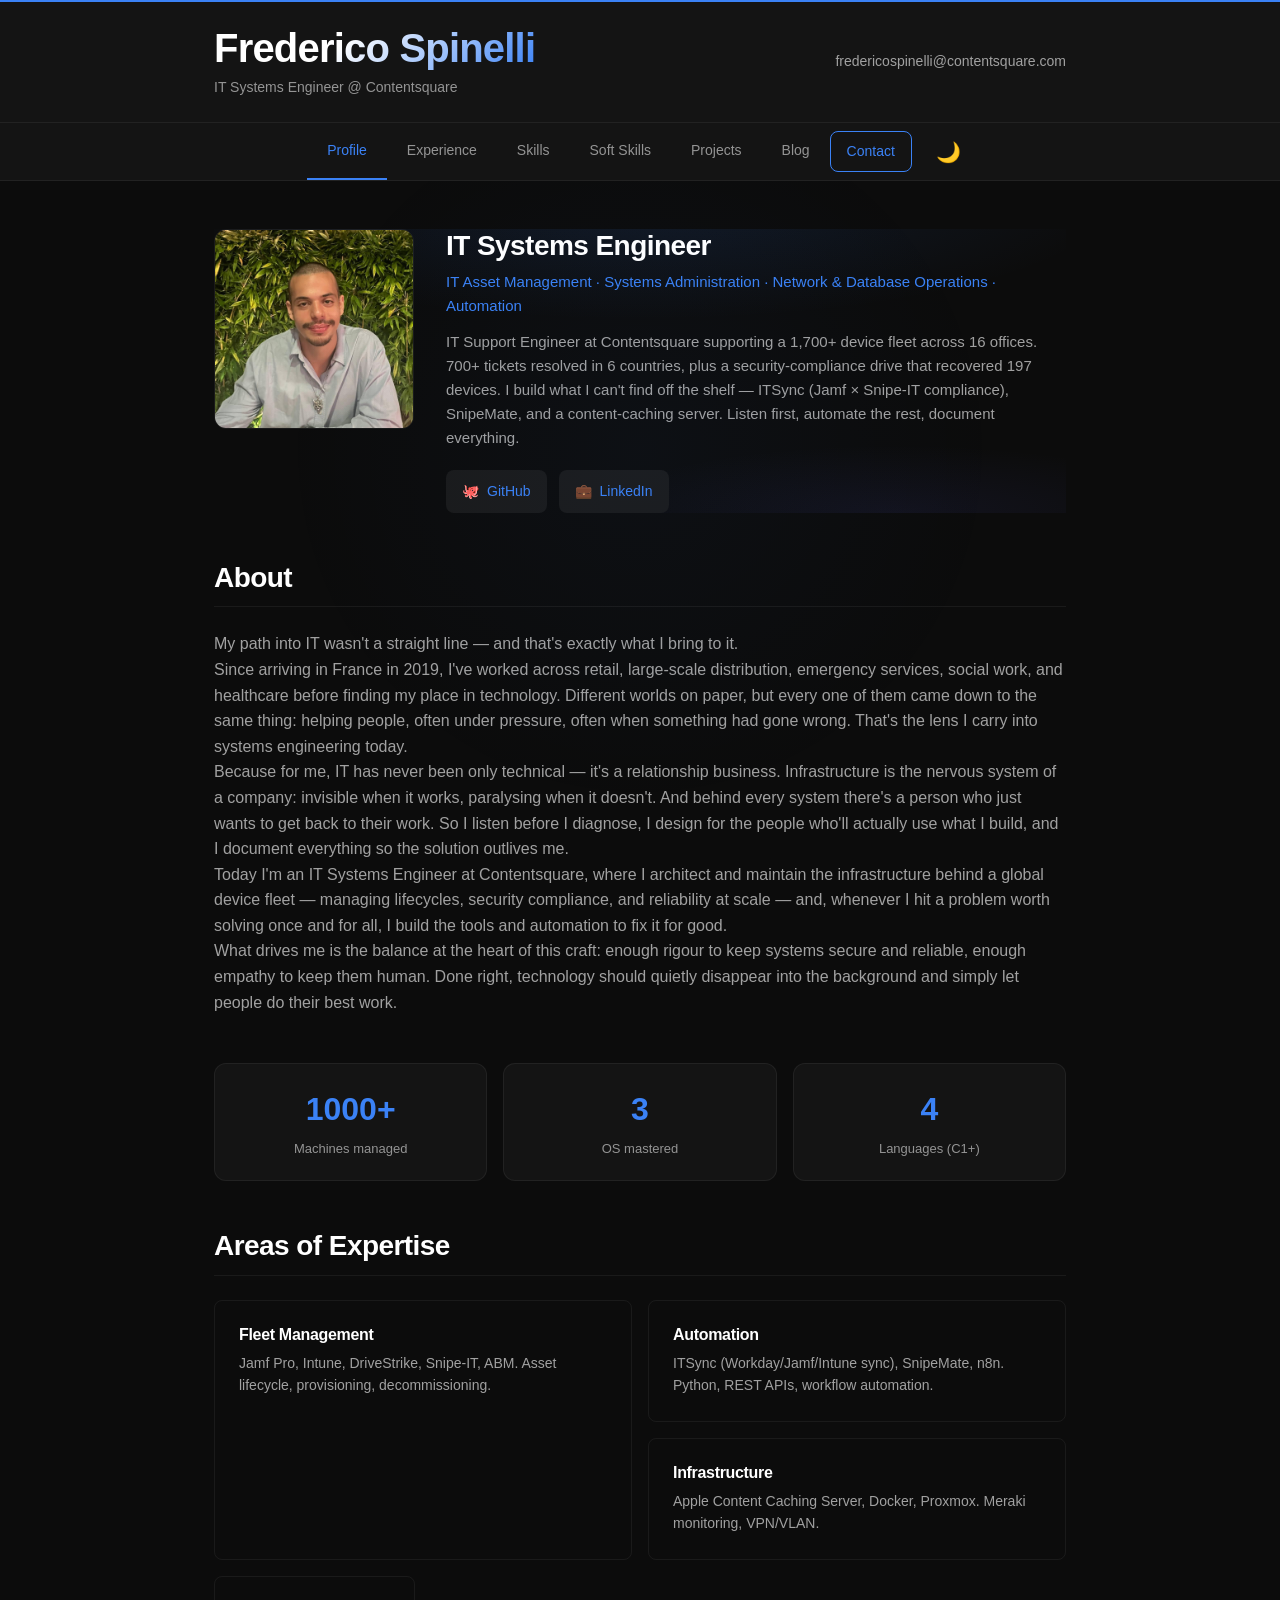
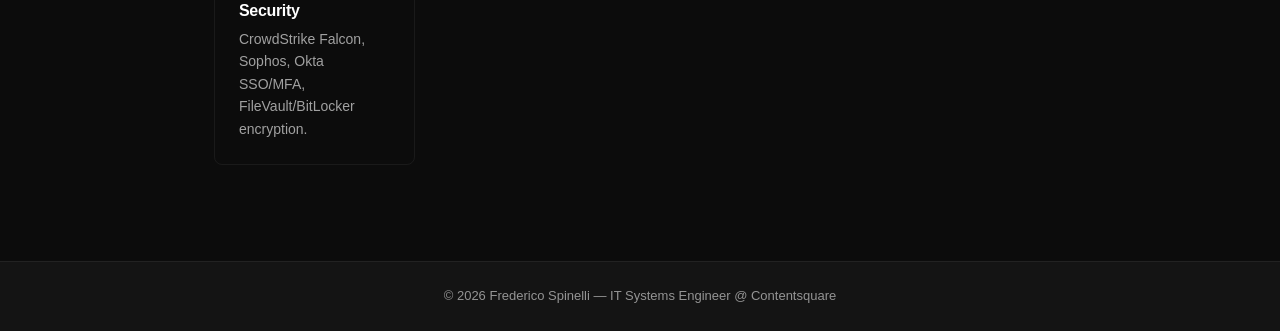
<file: index.html>
<!DOCTYPE html>
<html lang="en">
<head>
    <meta charset="UTF-8">
    <meta name="viewport" content="width=device-width, initial-scale=1.0">
    <link rel="manifest" href="manifest.webmanifest">
    <meta name="theme-color" content="#0c0c0c">
    <title>Frederico Spinelli — IT Systems Engineer</title>
    <meta name="description" content="IT Systems Engineer @ Contentsquare - Asset Management, Automation, Infrastructure, N1/N2 Support">
    <link rel="preload" href="fonts/inter-var-latin.woff2" as="font" type="font/woff2" crossorigin>
    <link rel="preload" href="fonts/jetbrains-mono-regular-latin.woff2" as="font" type="font/woff2" crossorigin>
<link rel="stylesheet" href="style.css">
    <link rel="icon" type="image/x-icon" href="favicon.ico">

    <meta property="og:type" content="website" />
    <meta property="og:title" content="Frederico Spinelli — IT Systems Engineer" />
    <meta property="og:description" content="IT Systems Engineer at Contentsquare. Fleet management, automation, infrastructure & security." />
    <meta property="og:image" content="https://fuulks.github.io/FredericoSpinelli-CV/og-image.png" />
    <meta property="og:image:width" content="1200" />
    <meta property="og:image:height" content="630" />
    <meta name="twitter:card" content="summary_large_image" />
    <meta name="twitter:title" content="Frederico Spinelli — IT Systems Engineer" />
    <meta name="twitter:description" content="IT Systems Engineer at Contentsquare. Fleet management, automation, infrastructure & security." />
    <meta name="twitter:image" content="https://fuulks.github.io/FredericoSpinelli-CV/og-image.png" />

    <script type="application/ld+json">
    {
      "@context": "https://schema.org",
      "@type": "Person",
      "name": "Frederico Spinelli",
      "url": "https://fuulks.github.io/FredericoSpinelli-CV/",
      "image": "https://fuulks.github.io/FredericoSpinelli-CV/profile.jpg",
      "jobTitle": "IT Systems Engineer",
      "worksFor": { "@type": "Organization", "name": "Contentsquare" },
      "alumniOf": [
        { "@type": "EducationalOrganization", "name": "Ecole IPI Paris" },
        { "@type": "EducationalOrganization", "name": "Université de Paris Cité" }
      ],
      "sameAs": [
        "https://www.linkedin.com/in/fspinellis",
        "https://github.com/Fuulks"
      ],
      "knowsAbout": ["IT Support", "Jamf Pro", "Intune", "Okta", "Python", "Docker", "CrowdStrike"]
    }
    </script>
</head>
<body>
    <div id="scroll-progress"></div>
    <div class="spotlight" aria-hidden="true"></div>
    <a href="#main-content" class="skip-link">Skip to main content</a>
    <script src="components.js"></script>
    <site-header></site-header>

    <site-nav></site-nav>

    <main id="main-content">
        <section class="profile" id="profil">
            <img src="profile.jpg" alt="Frederico Spinelli" class="profile-photo">
            <div class="profile-text">
                <h2>IT Systems Engineer</h2>
                <p class="tagline">IT Asset Management · Systems Administration · Network & Database Operations · Automation</p>
                <p>IT Support Engineer at Contentsquare supporting a 1,700+ device fleet across 16 offices. 700+ tickets resolved in 6 countries, plus a security-compliance drive that recovered 197 devices. I build what I can't find off the shelf — ITSync (Jamf × Snipe-IT compliance), SnipeMate, and a content-caching server. Listen first, automate the rest, document everything.</p>
                <div class="profile-links">
                    <a href="https://github.com/Fuulks" target="_blank" class="profile-link"><span aria-hidden="true">🐙</span> GitHub</a>
                    <a href="https://www.linkedin.com/in/fspinellis" target="_blank" class="profile-link"><span aria-hidden="true">💼</span> LinkedIn</a>
                </div>
            </div>
        </section>

        <section class="about" id="about" aria-labelledby="about">
            <h2 id="about">About</h2>
            <p>My path into IT wasn't a straight line — and that's exactly what I bring to it.</p>
            <p>Since arriving in France in 2019, I've worked across retail, large-scale distribution, emergency services, social work, and healthcare before finding my place in technology. Different worlds on paper, but every one of them came down to the same thing: helping people, often under pressure, often when something had gone wrong. That's the lens I carry into systems engineering today.</p>
            <p>Because for me, IT has never been only technical — it's a relationship business. Infrastructure is the nervous system of a company: invisible when it works, paralysing when it doesn't. And behind every system there's a person who just wants to get back to their work. So I listen before I diagnose, I design for the people who'll actually use what I build, and I document everything so the solution outlives me.</p>
            <p>Today I'm an IT Systems Engineer at Contentsquare, where I architect and maintain the infrastructure behind a global device fleet — managing lifecycles, security compliance, and reliability at scale — and, whenever I hit a problem worth solving once and for all, I build the tools and automation to fix it for good.</p>
            <p>What drives me is the balance at the heart of this craft: enough rigour to keep systems secure and reliable, enough empathy to keep them human. Done right, technology should quietly disappear into the background and simply let people do their best work.</p>
        </section>

        <section class="highlight-cards">
            <div class="stats-grid">
                <div class="stat-card reveal-on-scroll">
                    <span class="stat-number">1000+</span>
                    <span class="stat-label">Machines managed</span>
                </div>
                <div class="stat-card reveal-on-scroll">
                    <span class="stat-number">3</span>
                    <span class="stat-label">OS mastered</span>
                </div>
                <div class="stat-card reveal-on-scroll">
                    <span class="stat-number">4</span>
                    <span class="stat-label">Languages (C1+)</span>
                </div>
            </div>
        </section>

        <section class="about" id="skills-preview" aria-labelledby="areas-of-expertise">
            <h2 id="areas-of-expertise">Areas of Expertise</h2>
            <div class="skills-preview-grid">
                <div class="skill-item">
                    <h3>Fleet Management</h3>
                    <p>Jamf Pro, Intune, DriveStrike, Snipe-IT, ABM. Asset lifecycle, provisioning, decommissioning.</p>
                </div>
                <div class="skill-item">
                    <h3>Automation</h3>
                    <p>ITSync (Workday/Jamf/Intune sync), SnipeMate, n8n. Python, REST APIs, workflow automation.</p>
                </div>
                <div class="skill-item">
                    <h3>Infrastructure</h3>
                    <p>Apple Content Caching Server, Docker, Proxmox. Meraki monitoring, VPN/VLAN.</p>
                </div>
                <div class="skill-item">
                    <h3>Security</h3>
                    <p>CrowdStrike Falcon, Sophos, Okta SSO/MFA, FileVault/BitLocker encryption.</p>
                </div>
            </div>
        </section>
    </main>

    <site-footer></site-footer>
<!-- GoatCounter Privacy-Friendly Analytics -->
<script data-goatcounter="https://YOUR_SUBDOMAIN.goatcounter.com/count"
 async src="//gc.zgo.at/count.js"></script>
</body>
</html>
</file>
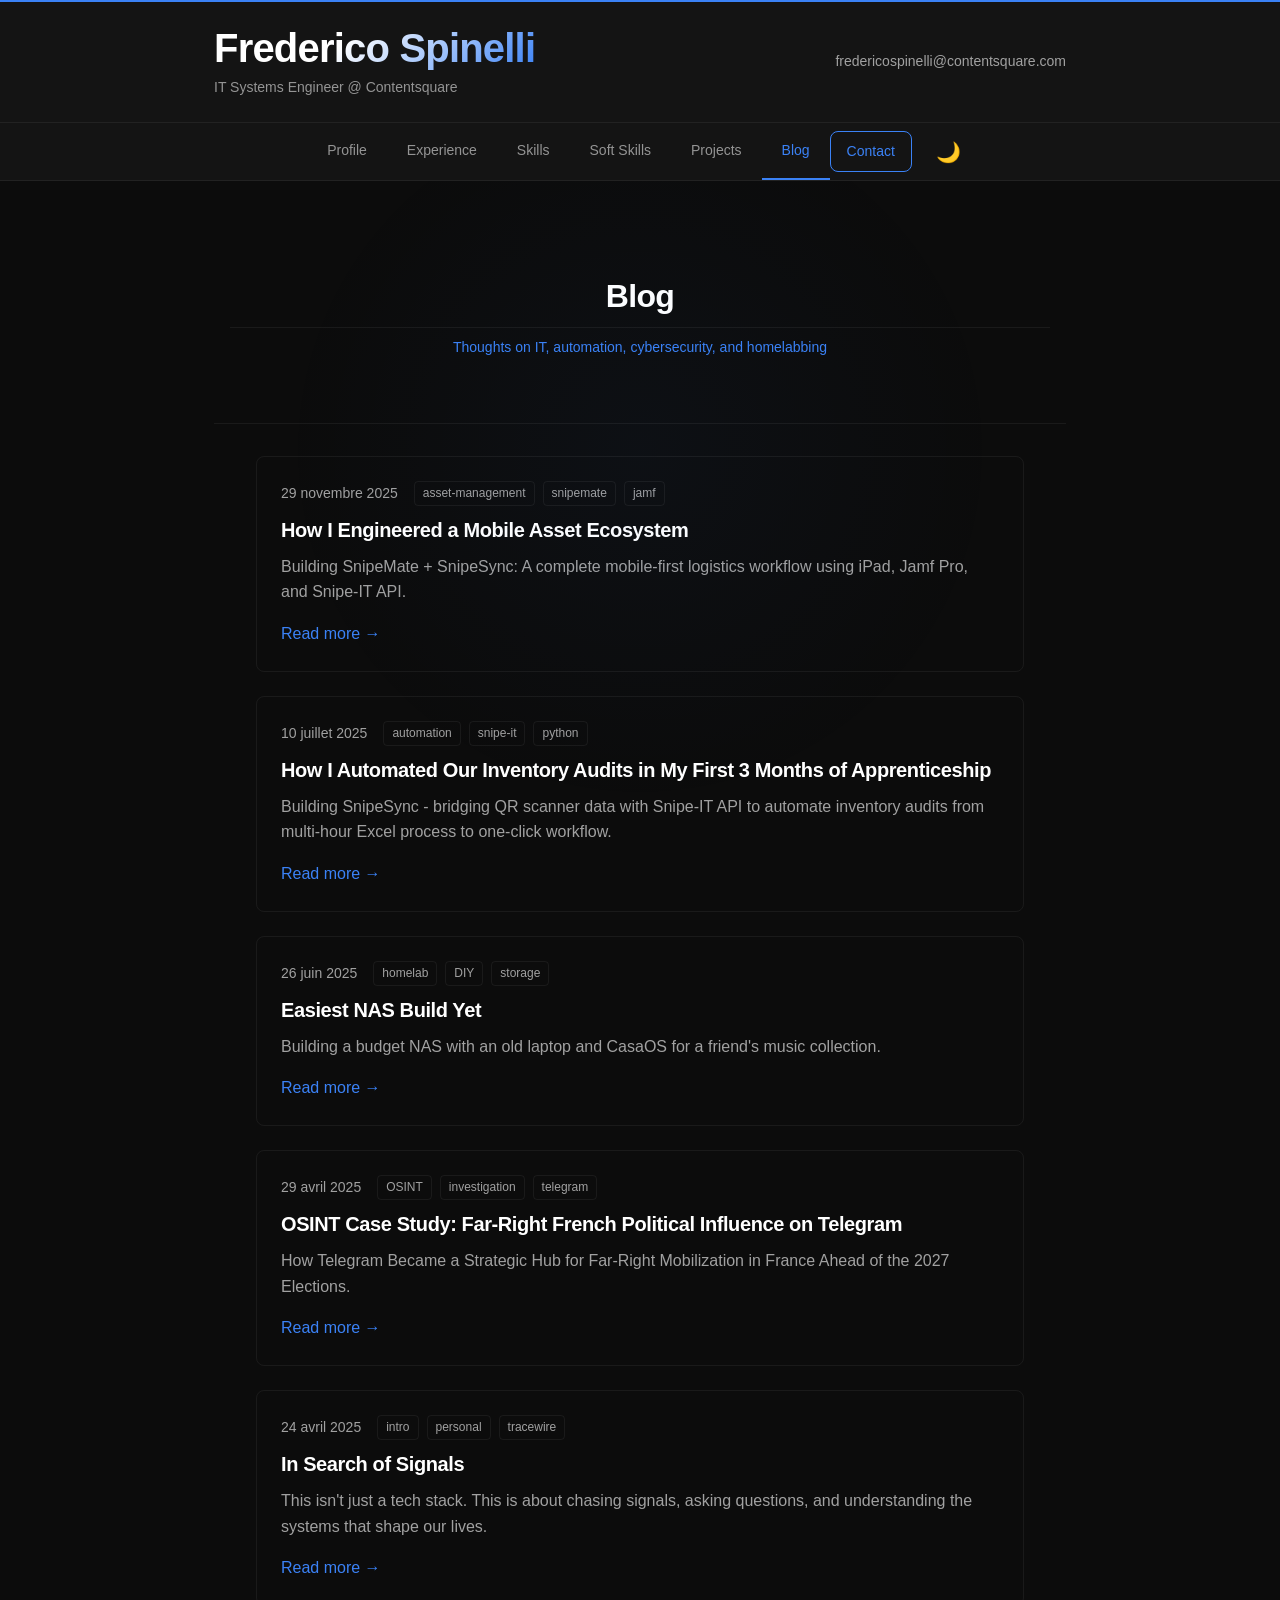
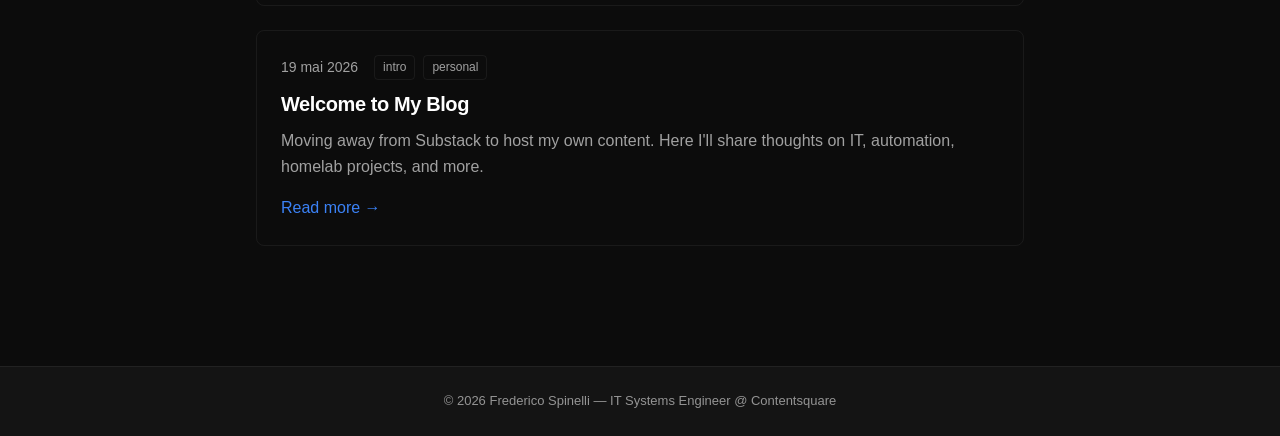
<file: blog.html>
<!DOCTYPE html>
<html lang="fr">
<head>
    <meta charset="UTF-8">
    <meta name="viewport" content="width=device-width, initial-scale=1.0">
    <link rel="manifest" href="manifest.webmanifest">
    <meta name="theme-color" content="#0c0c0c">
    <title>Blog — Frederico Spinelli</title>
    <link rel="preload" href="fonts/inter-var-latin.woff2" as="font" type="font/woff2" crossorigin>
    <link rel="preload" href="fonts/jetbrains-mono-regular-latin.woff2" as="font" type="font/woff2" crossorigin>
<link rel="stylesheet" href="style.css">
    <link rel="icon" type="image/x-icon" href="favicon.ico">

    <meta property="og:type" content="website" />
    <meta property="og:title" content="Blog — Frederico Spinelli" />
    <meta property="og:description" content="Articles on IT support, automation, homelab projects, and more." />
    <meta property="og:image" content="https://fuulks.github.io/FredericoSpinelli-CV/og-image.png" />
    <meta property="og:image:width" content="1200" />
    <meta property="og:image:height" content="630" />
    <meta name="twitter:card" content="summary_large_image" />
    <meta name="twitter:title" content="Blog — Frederico Spinelli" />
    <meta name="twitter:description" content="Articles on IT support, automation, homelab projects, and more." />
    <meta name="twitter:image" content="https://fuulks.github.io/FredericoSpinelli-CV/og-image.png" />
</head>
<body>
    <div id="scroll-progress"></div>
    <div class="spotlight" aria-hidden="true"></div>
    <a href="#main-content" class="skip-link">Skip to main content</a>
    <script src="components.js"></script>
    <site-header></site-header>

    <site-nav></site-nav>

    <main id="main-content">
        <section class="blog-hero" aria-labelledby="blog">
            <h2 id="blog">Blog</h2>
            <p class="tagline">Thoughts on IT, automation, cybersecurity, and homelabbing</p>
        </section>

        <section class="posts-list" id="posts">
            <!-- Posts will be listed here dynamically -->
        </section>
    </main>

    <site-footer></site-footer>

    <script>
        // Load posts from the posts/ directory
        async function loadPosts() {
            const postsContainer = document.getElementById('posts');
            
            // Post metadata - update this when adding new posts
            const posts = [
                {
                    slug: '2025-11-29-how-i-engineered-a-mobile-asset-ecosystem',
                    title: 'How I Engineered a Mobile Asset Ecosystem',
                    date: '2025-11-29',
                    excerpt: 'Building SnipeMate + SnipeSync: A complete mobile-first logistics workflow using iPad, Jamf Pro, and Snipe-IT API.',
                    tags: ['asset-management', 'snipemate', 'jamf']
                },
                {
                    slug: '2025-07-10-how-i-automated-our-inventory-audits',
                    title: 'How I Automated Our Inventory Audits in My First 3 Months of Apprenticeship',
                    date: '2025-07-10',
                    excerpt: 'Building SnipeSync - bridging QR scanner data with Snipe-IT API to automate inventory audits from multi-hour Excel process to one-click workflow.',
                    tags: ['automation', 'snipe-it', 'python']
                },
                {
                    slug: '2025-06-26-easiest-nas-build-yet',
                    title: 'Easiest NAS Build Yet',
                    date: '2025-06-26',
                    excerpt: 'Building a budget NAS with an old laptop and CasaOS for a friend\'s music collection.',
                    tags: ['homelab', 'DIY', 'storage']
                },
                {
                    slug: '2025-04-29-osint-case-study-far-right-telegram-fne',
                    title: 'OSINT Case Study: Far-Right French Political Influence on Telegram',
                    date: '2025-04-29',
                    excerpt: 'How Telegram Became a Strategic Hub for Far-Right Mobilization in France Ahead of the 2027 Elections.',
                    tags: ['OSINT', 'investigation', 'telegram']
                },
                {
                    slug: '2025-04-24-in-search-of-signals',
                    title: 'In Search of Signals',
                    date: '2025-04-24',
                    excerpt: "This isn't just a tech stack. This is about chasing signals, asking questions, and understanding the systems that shape our lives.",
                    tags: ['intro', 'personal', 'tracewire']
                },
                {
                    slug: '2026-05-19-welcome-to-my-blog',
                    title: 'Welcome to My Blog',
                    date: '2026-05-19',
                    excerpt: 'Moving away from Substack to host my own content. Here I\'ll share thoughts on IT, automation, homelab projects, and more.',
                    tags: ['intro', 'personal']
                }
            ];

            if (posts.length === 0) {
                postsContainer.innerHTML = '<p class="no-posts">No posts yet. Check back soon!</p>';
                return;
            }

            postsContainer.innerHTML = posts.map(post => `
                <article class="post-card reveal-on-scroll">
                    <div class="post-meta">
                        <span class="post-date">${formatDate(post.date)}</span>
                        <span class="post-tags">${post.tags.map(t => `<span class="tag">${t}</span>`).join('')}</span>
                    </div>
                    <h3 class="post-title"><a href="posts/${post.slug}.html">${post.title}</a></h3>
                    <p class="post-excerpt">${post.excerpt}</p>
                    <a href="posts/${post.slug}.html" class="read-more">Read more →</a>
                </article>
            `).join('');
        }

        function formatDate(dateStr) {
            const date = new Date(dateStr);
            return date.toLocaleDateString('fr-FR', { 
                day: 'numeric', 
                month: 'long', 
                year: 'numeric' 
            });
        }

        loadPosts();
    </script>
<!-- GoatCounter Privacy-Friendly Analytics -->
<script data-goatcounter="https://YOUR_SUBDOMAIN.goatcounter.com/count"
 async src="//gc.zgo.at/count.js"></script>
</body>
</html>
</file>
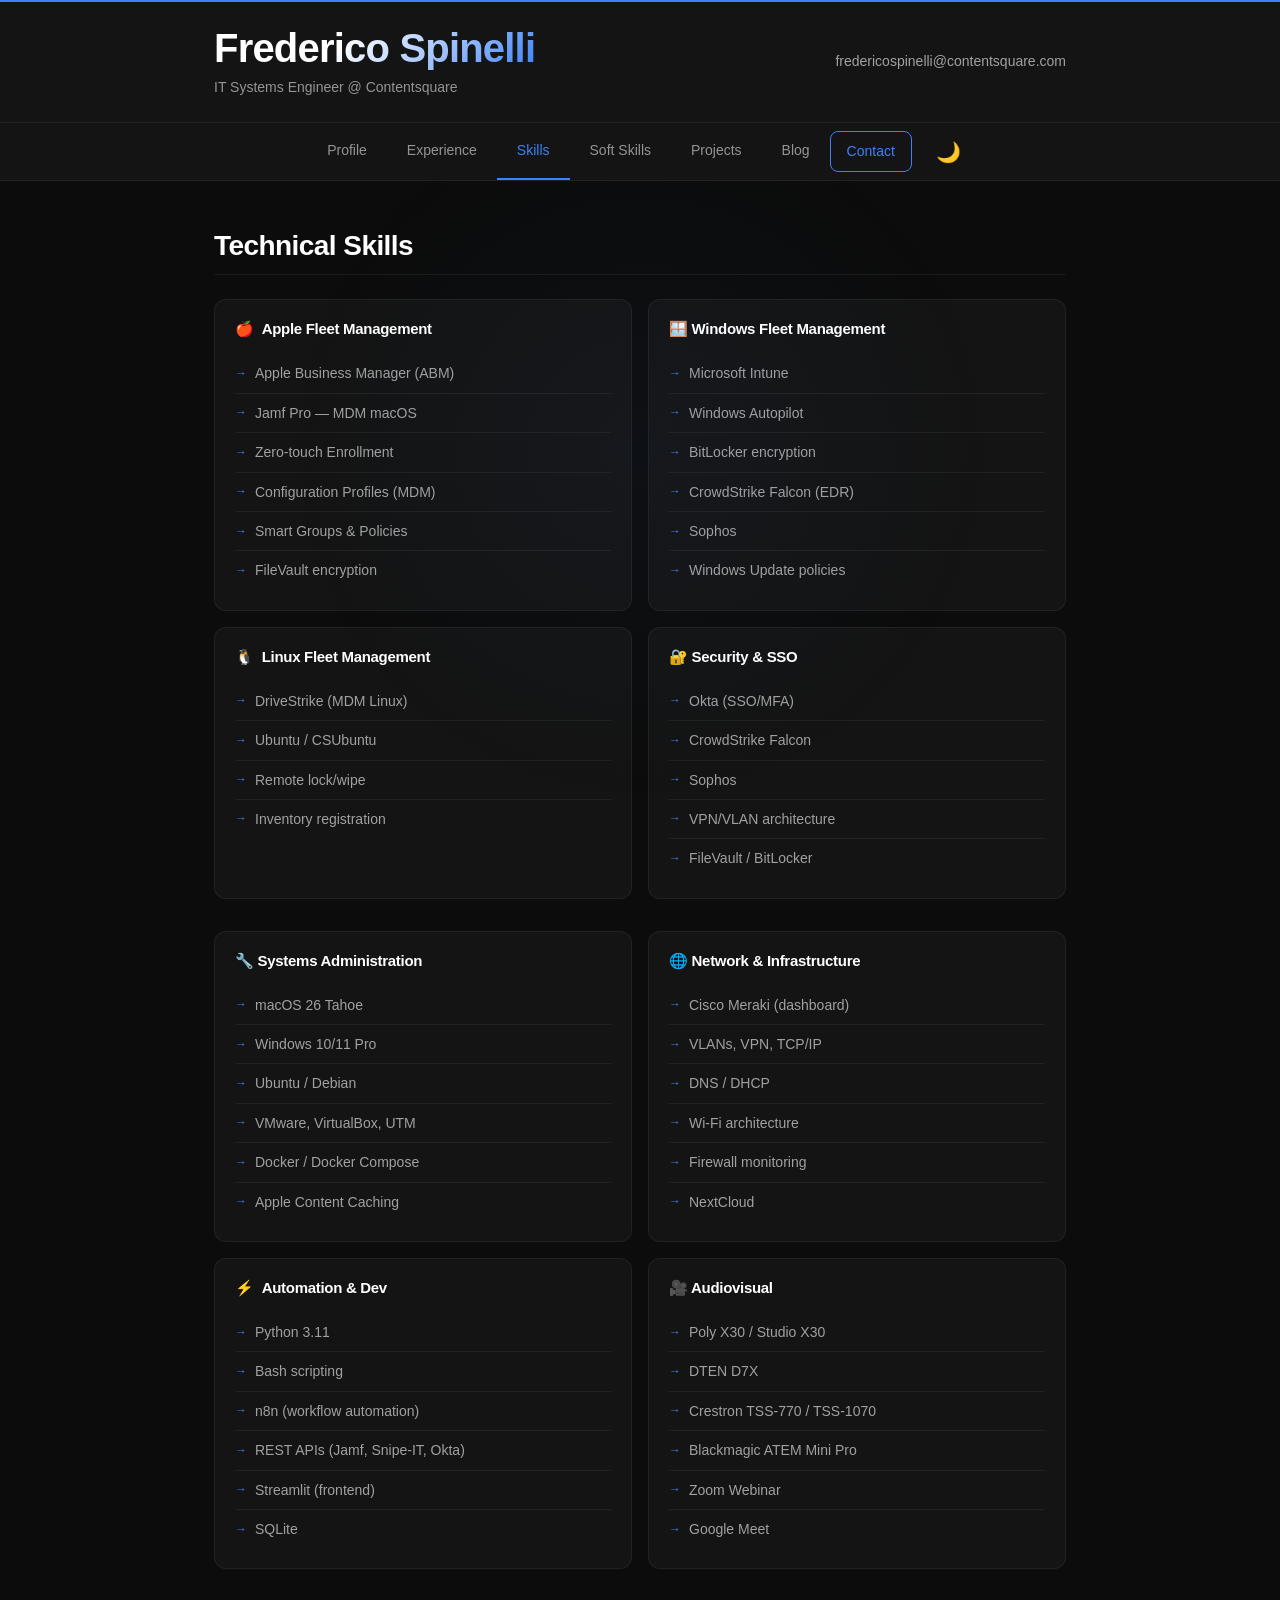
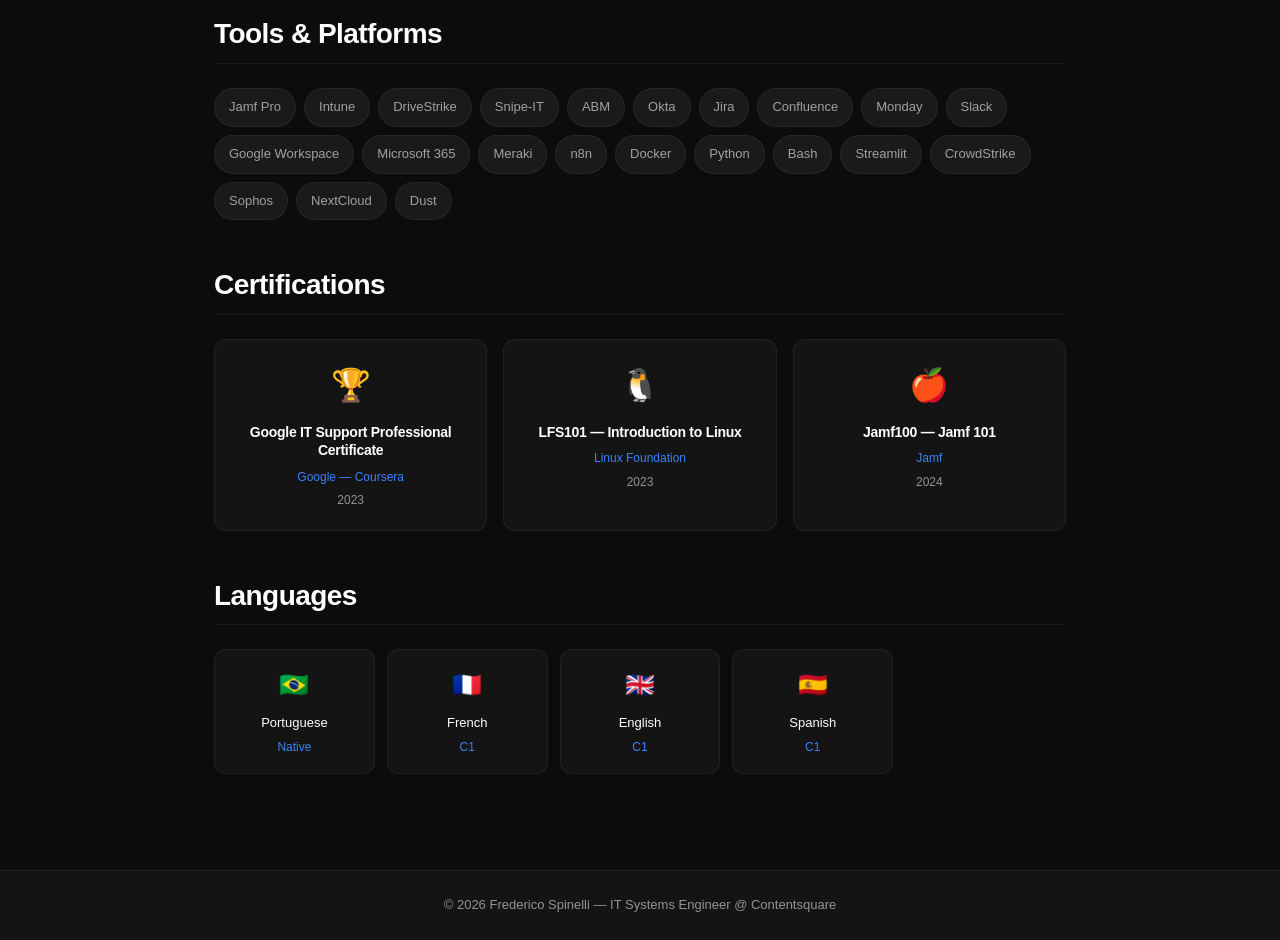
<file: competences.html>
<!DOCTYPE html>
<html lang="en">
<head>
    <meta charset="UTF-8">
    <meta name="viewport" content="width=device-width, initial-scale=1.0">
    <link rel="manifest" href="manifest.webmanifest">
    <meta name="theme-color" content="#0c0c0c">
    <title>Skills — Frederico Spinelli</title>
    <link rel="preload" href="fonts/inter-var-latin.woff2" as="font" type="font/woff2" crossorigin>
    <link rel="preload" href="fonts/jetbrains-mono-regular-latin.woff2" as="font" type="font/woff2" crossorigin>
<link rel="stylesheet" href="style.css">
    <link rel="icon" type="image/x-icon" href="favicon.ico">

    <meta property="og:type" content="website" />
    <meta property="og:title" content="Skills — Frederico Spinelli" />
    <meta property="og:description" content="Technical skills: Jamf Pro, Microsoft Intune, Okta, Python, Docker, CrowdStrike, and more." />
    <meta property="og:image" content="https://fuulks.github.io/FredericoSpinelli-CV/og-image.png" />
    <meta property="og:image:width" content="1200" />
    <meta property="og:image:height" content="630" />
    <meta name="twitter:card" content="summary_large_image" />
    <meta name="twitter:title" content="Skills — Frederico Spinelli" />
    <meta name="twitter:description" content="Technical skills: Jamf Pro, Microsoft Intune, Okta, Python, Docker, CrowdStrike, and more." />
    <meta name="twitter:image" content="https://fuulks.github.io/FredericoSpinelli-CV/og-image.png" />
</head>
<body>
    <div id="scroll-progress"></div>
    <div class="spotlight" aria-hidden="true"></div>
    <a href="#main-content" class="skip-link">Skip to main content</a>
    <script src="components.js"></script>
    <site-header></site-header>

    <site-nav></site-nav>

    <main id="main-content">
        <section class="competences" aria-labelledby="technical-skills">
            <h2 id="technical-skills">Technical Skills</h2>
            
            <div class="skills-grid">
                <div class="skill-category reveal-on-scroll">
                    <h3><span aria-hidden="true">🍎</span> Apple Fleet Management</h3>
                    <ul>
                        <li>Apple Business Manager (ABM)</li>
                        <li>Jamf Pro — MDM macOS</li>
                        <li>Zero-touch Enrollment</li>
                        <li>Configuration Profiles (MDM)</li>
                        <li>Smart Groups & Policies</li>
                        <li>FileVault encryption</li>
                    </ul>
                </div>

                <div class="skill-category reveal-on-scroll">
                    <h3>🪟 Windows Fleet Management</h3>
                    <ul>
                        <li>Microsoft Intune</li>
                        <li>Windows Autopilot</li>
                        <li>BitLocker encryption</li>
                        <li>CrowdStrike Falcon (EDR)</li>
                        <li>Sophos</li>
                        <li>Windows Update policies</li>
                    </ul>
                </div>

                <div class="skill-category reveal-on-scroll">
                    <h3><span aria-hidden="true">🐧</span> Linux Fleet Management</h3>
                    <ul>
                        <li>DriveStrike (MDM Linux)</li>
                        <li>Ubuntu / CSUbuntu</li>
                        <li>Remote lock/wipe</li>
                        <li>Inventory registration</li>
                    </ul>
                </div>

                <div class="skill-category reveal-on-scroll">
                    <h3>🔐 Security & SSO</h3>
                    <ul>
                        <li>Okta (SSO/MFA)</li>
                        <li>CrowdStrike Falcon</li>
                        <li>Sophos</li>
                        <li>VPN/VLAN architecture</li>
                        <li>FileVault / BitLocker</li>
                    </ul>
                </div>
            </div>

            <div class="skills-grid" style="margin-top: 2rem;">
                <div class="skill-category reveal-on-scroll">
                    <h3>🔧 Systems Administration</h3>
                    <ul>
                        <li>macOS 26 Tahoe</li>
                        <li>Windows 10/11 Pro</li>
                        <li>Ubuntu / Debian</li>
                        <li>VMware, VirtualBox, UTM</li>
                        <li>Docker / Docker Compose</li>
                        <li>Apple Content Caching</li>
                    </ul>
                </div>

                <div class="skill-category reveal-on-scroll">
                    <h3>🌐 Network & Infrastructure</h3>
                    <ul>
                        <li>Cisco Meraki (dashboard)</li>
                        <li>VLANs, VPN, TCP/IP</li>
                        <li>DNS / DHCP</li>
                        <li>Wi-Fi architecture</li>
                        <li>Firewall monitoring</li>
                        <li>NextCloud</li>
                    </ul>
                </div>

                <div class="skill-category reveal-on-scroll">
                    <h3><span aria-hidden="true">⚡</span> Automation & Dev</h3>
                    <ul>
                        <li>Python 3.11</li>
                        <li>Bash scripting</li>
                        <li>n8n (workflow automation)</li>
                        <li>REST APIs (Jamf, Snipe-IT, Okta)</li>
                        <li>Streamlit (frontend)</li>
                        <li>SQLite</li>
                    </ul>
                </div>

                <div class="skill-category reveal-on-scroll">
                    <h3>🎥 Audiovisual</h3>
                    <ul>
                        <li>Poly X30 / Studio X30</li>
                        <li>DTEN D7X</li>
                        <li>Crestron TSS-770 / TSS-1070</li>
                        <li>Blackmagic ATEM Mini Pro</li>
                        <li>Zoom Webinar</li>
                        <li>Google Meet</li>
                    </ul>
                </div>
            </div>
        </section>

        <section class="tools-section" aria-labelledby="tools-platforms">
            <h2 id="tools-platforms">Tools & Platforms</h2>
            <div class="tools-grid">
                <span class="tool-tag">Jamf Pro</span>
                <span class="tool-tag">Intune</span>
                <span class="tool-tag">DriveStrike</span>
                <span class="tool-tag">Snipe-IT</span>
                <span class="tool-tag">ABM</span>
                <span class="tool-tag">Okta</span>
                <span class="tool-tag">Jira</span>
                <span class="tool-tag">Confluence</span>
                <span class="tool-tag">Monday</span>
                <span class="tool-tag">Slack</span>
                <span class="tool-tag">Google Workspace</span>
                <span class="tool-tag">Microsoft 365</span>
                <span class="tool-tag">Meraki</span>
                <span class="tool-tag">n8n</span>
                <span class="tool-tag">Docker</span>
                <span class="tool-tag">Python</span>
                <span class="tool-tag">Bash</span>
                <span class="tool-tag">Streamlit</span>
                <span class="tool-tag">CrowdStrike</span>
                <span class="tool-tag">Sophos</span>
                <span class="tool-tag">NextCloud</span>
                <span class="tool-tag">Dust</span>
            </div>
        </section>

        <section class="certifications" aria-labelledby="certifications">
            <h2 id="certifications">Certifications</h2>
            <div class="cert-grid">
                <div class="cert-card reveal-on-scroll">
                    <div class="cert-badge"><span aria-hidden="true">🏆</span></div>
                    <div class="cert-info">
                        <h3>Google IT Support Professional Certificate</h3>
                        <p class="cert-issuer">Google — Coursera</p>
                        <p class="cert-date">2023</p>
                    </div>
                </div>
                <div class="cert-card reveal-on-scroll">
                    <div class="cert-badge"><span aria-hidden="true">🐧</span></div>
                    <div class="cert-info">
                        <h3>LFS101 — Introduction to Linux</h3>
                        <p class="cert-issuer">Linux Foundation</p>
                        <p class="cert-date">2023</p>
                    </div>
                </div>
                <div class="cert-card reveal-on-scroll">
                    <div class="cert-badge"><span aria-hidden="true">🍎</span></div>
                    <div class="cert-info">
                        <h3>Jamf100 — Jamf 101</h3>
                        <p class="cert-issuer">Jamf</p>
                        <p class="cert-date">2024</p>
                    </div>
                </div>
                
            </div>
        </section>

        <section class="languages-section" aria-labelledby="languages">
            <h2 id="languages">Languages</h2>
            <div class="languages-grid">
                <div class="language-item">
                    <span class="lang-flag"><span aria-hidden="true">🇧🇷</span></span>
                    <span class="lang-name">Portuguese</span>
                    <span class="lang-level">Native</span>
                </div>
                <div class="language-item">
                    <span class="lang-flag"><span aria-hidden="true">🇫🇷</span></span>
                    <span class="lang-name">French</span>
                    <span class="lang-level">C1</span>
                </div>
                <div class="language-item">
                    <span class="lang-flag"><span aria-hidden="true">🇬🇧</span></span>
                    <span class="lang-name">English</span>
                    <span class="lang-level">C1</span>
                </div>
                <div class="language-item">
                    <span class="lang-flag"><span aria-hidden="true">🇪🇸</span></span>
                    <span class="lang-name">Spanish</span>
                    <span class="lang-level">C1</span>
                </div>
            </div>
        </section>
    </main>

    <site-footer></site-footer>
<!-- GoatCounter Privacy-Friendly Analytics -->
<script data-goatcounter="https://YOUR_SUBDOMAIN.goatcounter.com/count"
 async src="//gc.zgo.at/count.js"></script>
</body>
</html>
</file>
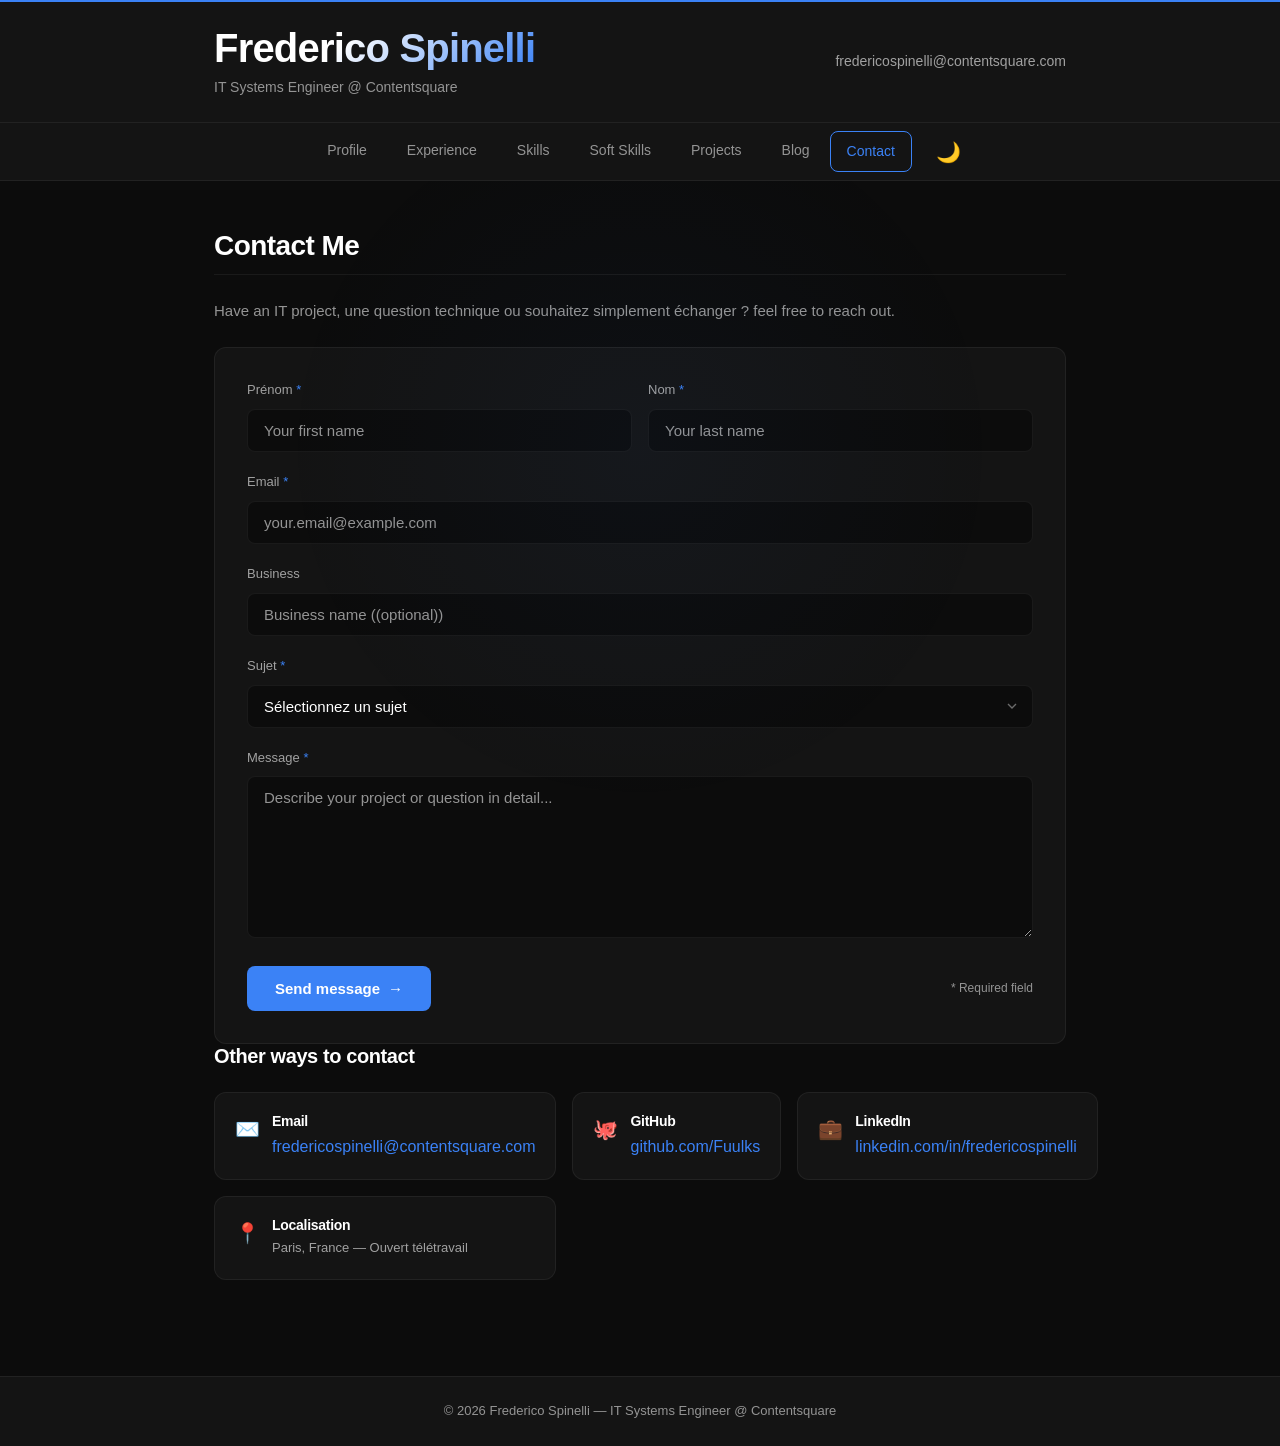
<file: contact.html>
<!DOCTYPE html>
<html lang="fr">
<head>
    <meta charset="UTF-8">
    <meta name="viewport" content="width=device-width, initial-scale=1.0">
    <link rel="manifest" href="manifest.webmanifest">
    <meta name="theme-color" content="#0c0c0c">
    <title>Contact — Frederico Spinelli</title>
    <link rel="preload" href="fonts/inter-var-latin.woff2" as="font" type="font/woff2" crossorigin>
    <link rel="preload" href="fonts/jetbrains-mono-regular-latin.woff2" as="font" type="font/woff2" crossorigin>
<link rel="stylesheet" href="style.css">
    <link rel="icon" type="image/x-icon" href="favicon.ico">

    <meta property="og:type" content="website" />
    <meta property="og:title" content="Contact — Frederico Spinelli" />
    <meta property="og:description" content="Get in touch with Frederico Spinelli." />
    <meta property="og:image" content="https://fuulks.github.io/FredericoSpinelli-CV/og-image.png" />
    <meta property="og:image:width" content="1200" />
    <meta property="og:image:height" content="630" />
    <meta name="twitter:card" content="summary_large_image" />
    <meta name="twitter:title" content="Contact — Frederico Spinelli" />
    <meta name="twitter:description" content="Get in touch with Frederico Spinelli." />
    <meta name="twitter:image" content="https://fuulks.github.io/FredericoSpinelli-CV/og-image.png" />
</head>
<body>
    <div id="scroll-progress"></div>
    <div class="spotlight" aria-hidden="true"></div>
    <a href="#main-content" class="skip-link">Skip to main content</a>
    <script src="components.js"></script>
    <site-header></site-header>

    <site-nav></site-nav>

    <main id="main-content">
        <section class="contact" aria-labelledby="contact-me">
            <h2 id="contact-me">Contact Me</h2>
            <p class="section-intro">Have an IT project, une question technique ou souhaitez simplement échanger ? feel free to reach out.</p>
            
            <form action="https://api.web3forms.com/submit" method="POST" class="contact-form" name="contact-form" id="contact-form">
                <input type="hidden" name="access_key" value="YOUR_ACCESS_KEY_HERE">
                <input type="hidden" name="subject" content="New Contact from Portfolio">
                <input type="checkbox" name="botcheck" class="sr-only" style="display:none">

                <div class="form-row">
                    <div class="form-group">
                        <label for="prenom">Prénom <span class="required">*</span></label>
                        <input type="text" id="prenom" name="prenom" placeholder="Your first name" required>
                    </div>
                    <div class="form-group">
                        <label for="nom">Nom <span class="required">*</span></label>
                        <input type="text" id="nom" name="nom" placeholder="Your last name" required>
                    </div>
                </div>

                <div class="form-group">
                    <label for="email">Email <span class="required">*</span></label>
                    <input type="email" id="email" name="email" placeholder="your.email@example.com" required>
                </div>

                <div class="form-group">
                    <label for="entreprise">Business</label>
                    <input type="text" id="entreprise" name="entreprise" placeholder="Business name ((optional))">
                </div>

                <div class="form-group">
                    <label for="sujet">Sujet <span class="required">*</span></label>
                    <select id="sujet" name="sujet" required>
                        <option value="">Sélectionnez un sujet</option>
                        <option value="support">Support IT</option>
                        <option value="consulting">Consulting / Projet</option>
                        <option value="collaboration">Collaboration</option>
                        <option value="blog">Blog / Articles</option>
                        <option value="autre">Autre</option>
                    </select>
                </div>

                <div class="form-group">
                    <label for="message">Message <span class="required">*</span></label>
                    <textarea id="message" name="message" rows="8" placeholder="Describe your project or question in detail..." required></textarea>
                </div>

                <div class="form-footer">
                    <button type="submit" class="submit-btn">
                        <span>Send message</span>
                        <span class="btn-icon">→</span>
                    </button>
                    <p class="form-note">* Required field</p>
                </div>
            </form>

            <div id="form-result" style="margin-top:16px;display:none;padding:12px;border-radius:8px;"></div>

            <div class="contact-alternatives">
                <h3>Other ways to contact</h3>
                <div class="contact-methods">
                    <div class="contact-method">
                        <span class="method-icon">✉️</span>
                        <div class="method-info">
                            <h4>Email</h4>
                            <a href="mailto:fredericospinelli@contentsquare.com">fredericospinelli@contentsquare.com</a>
                        </div>
                    </div>
                    <div class="contact-method">
                        <span class="method-icon"><span aria-hidden="true">🐙</span></span>
                        <div class="method-info">
                            <h4>GitHub</h4>
                            <a href="https://github.com/Fuulks" target="_blank">github.com/Fuulks</a>
                        </div>
                    </div>
                    <div class="contact-method">
                        <span class="method-icon"><span aria-hidden="true">💼</span></span>
                        <div class="method-info">
                            <h4>LinkedIn</h4>
                            <a href="https://www.linkedin.com/in/fspinellis" target="_blank">linkedin.com/in/fredericospinelli</a>
                        </div>
                    </div>
                    <div class="contact-method">
                        <span class="method-icon"><span aria-hidden="true">📍</span></span>
                        <div class="method-info">
                            <h4>Localisation</h4>
                            <p>Paris, France — Ouvert télétravail</p>
                        </div>
                    </div>
                </div>
            </div>
        </section>
    </main>

    <site-footer></site-footer>
<!-- GoatCounter Privacy-Friendly Analytics -->
<script data-goatcounter="https://YOUR_SUBDOMAIN.goatcounter.com/count"
 async src="//gc.zgo.at/count.js"></script>
</body>
</html>
</file>
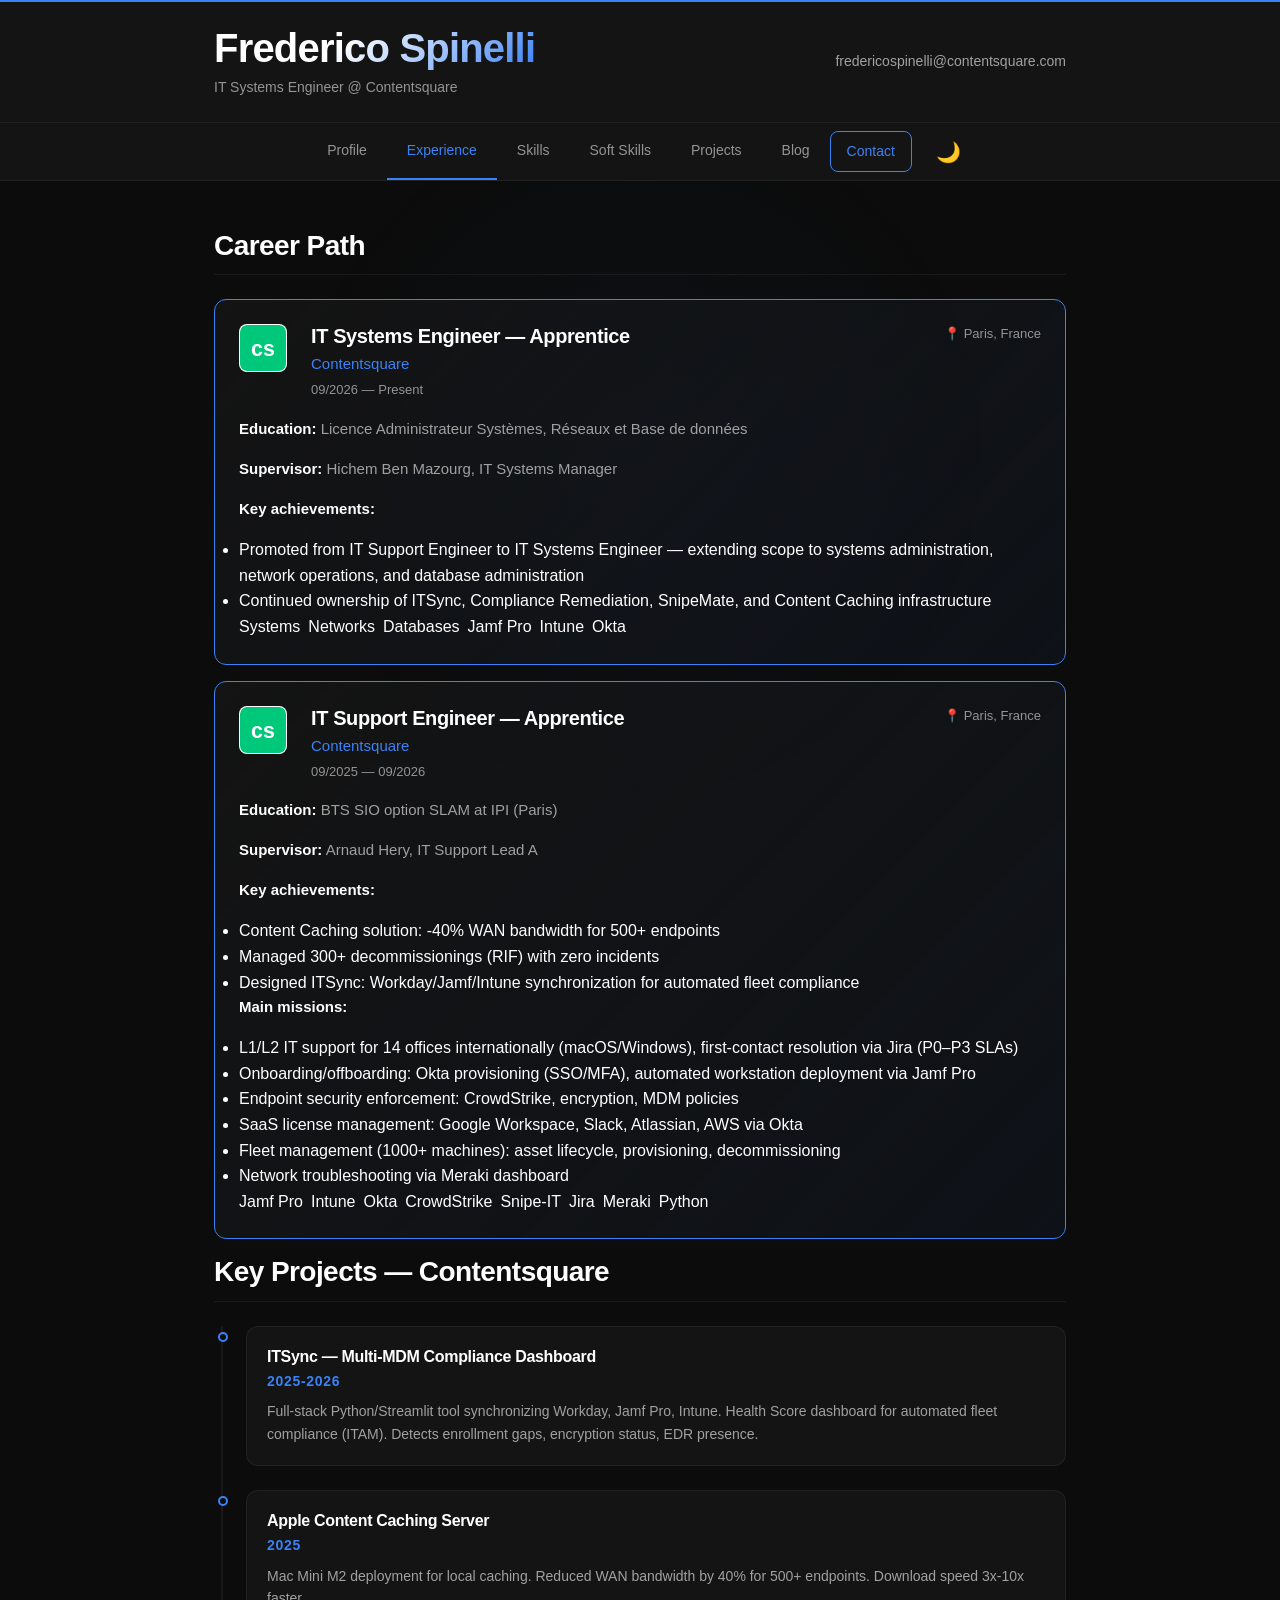
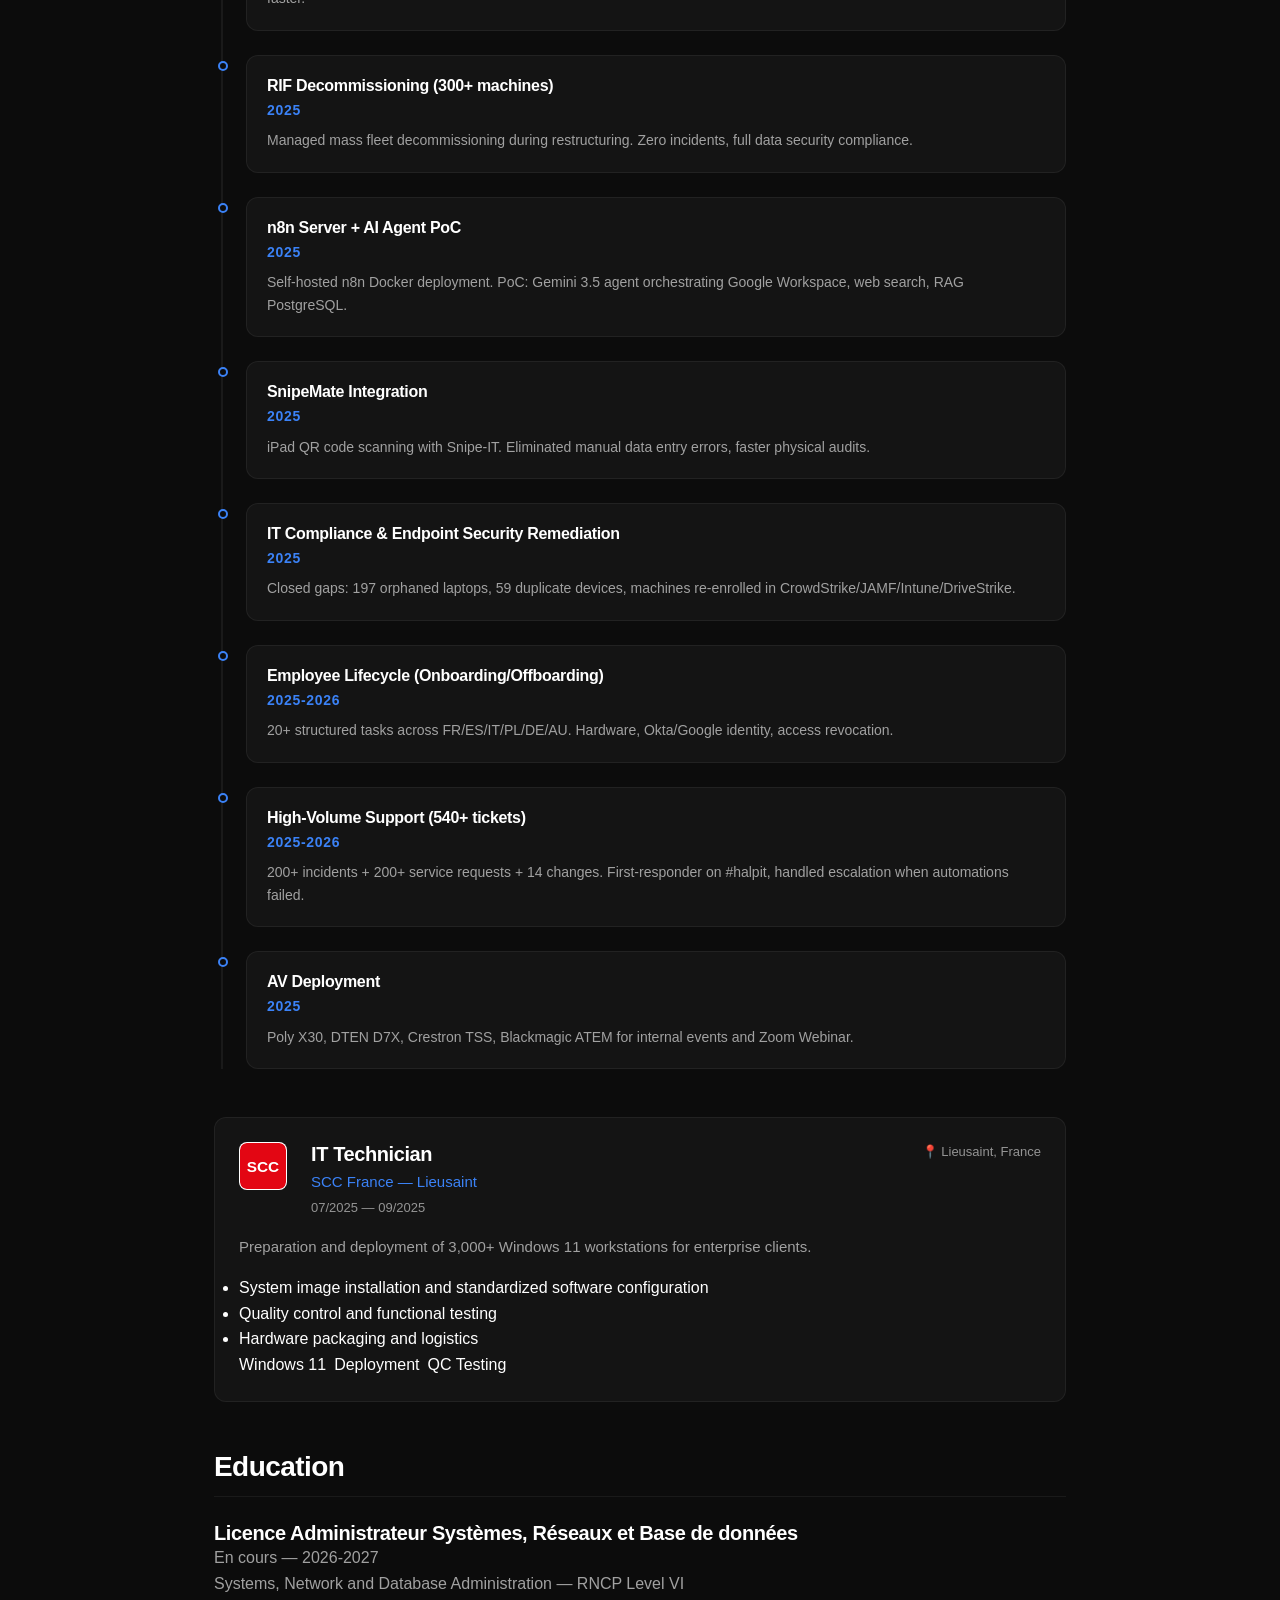
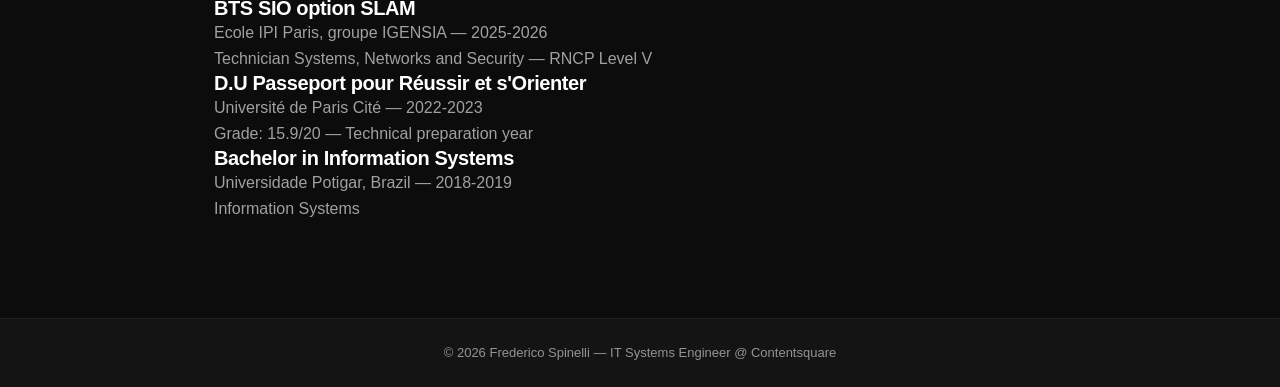
<file: experiences.html>
<!DOCTYPE html>
<html lang="en">
<head>
    <meta charset="UTF-8">
    <meta name="viewport" content="width=device-width, initial-scale=1.0">
    <link rel="manifest" href="manifest.webmanifest">
    <meta name="theme-color" content="#0c0c0c">
    <title>Experience — Frederico Spinelli</title>
    <link rel="preload" href="fonts/inter-var-latin.woff2" as="font" type="font/woff2" crossorigin>
    <link rel="preload" href="fonts/jetbrains-mono-regular-latin.woff2" as="font" type="font/woff2" crossorigin>
<link rel="stylesheet" href="style.css">
    <link rel="icon" type="image/x-icon" href="favicon.ico">

    <meta property="og:type" content="website" />
    <meta property="og:title" content="Experience — Frederico Spinelli" />
    <meta property="og:description" content="Professional experience: IT Systems Engineer at Contentsquare, IT Technician at Bility." />
    <meta property="og:image" content="https://fuulks.github.io/FredericoSpinelli-CV/og-image.png" />
    <meta property="og:image:width" content="1200" />
    <meta property="og:image:height" content="630" />
    <meta name="twitter:card" content="summary_large_image" />
    <meta name="twitter:title" content="Experience — Frederico Spinelli" />
    <meta name="twitter:description" content="Professional experience: IT Systems Engineer at Contentsquare, IT Technician at Bility." />
    <meta name="twitter:image" content="https://fuulks.github.io/FredericoSpinelli-CV/og-image.png" />
</head>
<body>
    <div id="scroll-progress"></div>
    <div class="spotlight" aria-hidden="true"></div>
    <a href="#main-content" class="skip-link">Skip to main content</a>
    <script src="components.js"></script>
    <site-header></site-header>

    <site-nav></site-nav>

    <main id="main-content">
        <section class="experiences" aria-labelledby="career-path">
            <h2 id="career-path">Career Path</h2>

            <article class="experience-card featured reveal-on-scroll">
                <div class="exp-header">
                    <div class="exp-logo">
                        <img src="contentsquare-logo.svg" alt="Contentsquare">
                    </div>
                    <div class="exp-title-block">
                        <h3>IT Systems Engineer — Apprentice</h3>
                        <p class="company">Contentsquare</p>
                        <p class="exp-date">09/2026 — Present</p>
                    </div>
                    <div class="exp-location">
                        <span><span aria-hidden="true">📍</span> Paris, France</span>
                    </div>
                </div>
                <div class="exp-details">
                    <p><strong>Education:</strong> Licence Administrateur Systèmes, Réseaux et Base de données</p>
                    <p><strong>Supervisor:</strong> Hichem Ben Mazourg, IT Systems Manager</p>
                    <p><strong>Key achievements:</strong></p>
                    <ul>
                        <li>Promoted from IT Support Engineer to IT Systems Engineer — extending scope to systems administration, network operations, and database administration</li>
                        <li>Continued ownership of ITSync, Compliance Remediation, SnipeMate, and Content Caching infrastructure</li>
                    </ul>
                </div>
                <div class="tags">
                    <span>Systems</span>
                    <span>Networks</span>
                    <span>Databases</span>
                    <span>Jamf Pro</span>
                    <span>Intune</span>
                    <span>Okta</span>
                </div>
            </article>

            <article class="experience-card featured reveal-on-scroll">
                <div class="exp-header">
                    <div class="exp-logo">
                        <img src="contentsquare-logo.svg" alt="Contentsquare">
                    </div>
                    <div class="exp-title-block">
                        <h3>IT Support Engineer — Apprentice</h3>
                        <p class="company">Contentsquare</p>
                        <p class="exp-date">09/2025 — 09/2026</p>
                    </div>
                    <div class="exp-location">
                        <span><span aria-hidden="true">📍</span> Paris, France</span>
                    </div>
                </div>
                <div class="exp-details">
                    <p><strong>Education:</strong> BTS SIO option SLAM at IPI (Paris)</p>
                    <p><strong>Supervisor:</strong> Arnaud Hery, IT Support Lead A</p>
                    <p><strong>Key achievements:</strong></p>
                    <ul>
                        <li>Content Caching solution: -40% WAN bandwidth for 500+ endpoints</li>
                        <li>Managed 300+ decommissionings (RIF) with zero incidents</li>
                        <li>Designed ITSync: Workday/Jamf/Intune synchronization for automated fleet compliance</li>
                    </ul>
                    <p><strong>Main missions:</strong></p>
                    <ul>
                        <li>L1/L2 IT support for 14 offices internationally (macOS/Windows), first-contact resolution via Jira (P0–P3 SLAs)</li>
                        <li>Onboarding/offboarding: Okta provisioning (SSO/MFA), automated workstation deployment via Jamf Pro</li>
                        <li>Endpoint security enforcement: CrowdStrike, encryption, MDM policies</li>
                        <li>SaaS license management: Google Workspace, Slack, Atlassian, AWS via Okta</li>
                        <li>Fleet management (1000+ machines): asset lifecycle, provisioning, decommissioning</li>
                        <li>Network troubleshooting via Meraki dashboard</li>
                    </ul>
                </div>
                <div class="tags">
                    <span>Jamf Pro</span>
                    <span>Intune</span>
                    <span>Okta</span>
                    <span>CrowdStrike</span>
                    <span>Snipe-IT</span>
                    <span>Jira</span>
                    <span>Meraki</span>
                    <span>Python</span>
                </div>
            </article>

            <section class="timeline-section" aria-labelledby="key-projects-contentsquare">
            <h2 id="key-projects-contentsquare">Key Projects — Contentsquare</h2>
                <div class="timeline">
                    <article class="timeline-item">
                        <div class="timeline-content reveal-on-scroll">
                            <h3>ITSync — Multi-MDM Compliance Dashboard</h3>
                            <p class="timeline-date">2025-2026</p>
                            <p>Full-stack Python/Streamlit tool synchronizing Workday, Jamf Pro, Intune. Health Score dashboard for automated fleet compliance (ITAM). Detects enrollment gaps, encryption status, EDR presence.</p>
                        </div>
                    </article>
                    <article class="timeline-item">
                        <div class="timeline-content reveal-on-scroll">
                            <h3>Apple Content Caching Server</h3>
                            <p class="timeline-date">2025</p>
                            <p>Mac Mini M2 deployment for local caching. Reduced WAN bandwidth by 40% for 500+ endpoints. Download speed 3x-10x faster.</p>
                        </div>
                    </article>
                    <article class="timeline-item">
                        <div class="timeline-content reveal-on-scroll">
                            <h3>RIF Decommissioning (300+ machines)</h3>
                            <p class="timeline-date">2025</p>
                            <p>Managed mass fleet decommissioning during restructuring. Zero incidents, full data security compliance.</p>
                        </div>
                    </article>
                    <article class="timeline-item">
                        <div class="timeline-content reveal-on-scroll">
                            <h3>n8n Server + AI Agent PoC</h3>
                            <p class="timeline-date">2025</p>
                            <p>Self-hosted n8n Docker deployment. PoC: Gemini 3.5 agent orchestrating Google Workspace, web search, RAG PostgreSQL.</p>
                        </div>
                    </article>
                    <article class="timeline-item">
                        <div class="timeline-content reveal-on-scroll">
                            <h3>SnipeMate Integration</h3>
                            <p class="timeline-date">2025</p>
                            <p>iPad QR code scanning with Snipe-IT. Eliminated manual data entry errors, faster physical audits.</p>
                        </div>
                    </article>
                    <article class="timeline-item">
                        <div class="timeline-content reveal-on-scroll">
                            <h3>IT Compliance &amp; Endpoint Security Remediation</h3>
                            <p class="timeline-date">2025</p>
                            <p>Closed gaps: 197 orphaned laptops, 59 duplicate devices, machines re-enrolled in CrowdStrike/JAMF/Intune/DriveStrike.</p>
                        </div>
                    </article>
                    <article class="timeline-item">
                        <div class="timeline-content reveal-on-scroll">
                            <h3>Employee Lifecycle (Onboarding/Offboarding)</h3>
                            <p class="timeline-date">2025-2026</p>
                            <p>20+ structured tasks across FR/ES/IT/PL/DE/AU. Hardware, Okta/Google identity, access revocation.</p>
                        </div>
                    </article>
                    <article class="timeline-item">
                        <div class="timeline-content reveal-on-scroll">
                            <h3>High-Volume Support (540+ tickets)</h3>
                            <p class="timeline-date">2025-2026</p>
                            <p>200+ incidents + 200+ service requests + 14 changes. First-responder on #halpit, handled escalation when automations failed.</p>
                        </div>
                    </article>
                    <article class="timeline-item">
                        <div class="timeline-content reveal-on-scroll">
                            <h3>AV Deployment</h3>
                            <p class="timeline-date">2025</p>
                            <p>Poly X30, DTEN D7X, Crestron TSS, Blackmagic ATEM for internal events and Zoom Webinar.</p>
                        </div>
                    </article>
                </div>
            </section>

            <article class="experience-card reveal-on-scroll">
                <div class="exp-header">
                    <div class="exp-logo">
                        <img src="scc-logo.svg" alt="SCC France">
                    </div>
                    <div class="exp-title-block">
                        <h3>IT Technician</h3>
                        <p class="company">SCC France — Lieusaint</p>
                        <p class="exp-date">07/2025 — 09/2025</p>
                    </div>
                    <div class="exp-location">
                        <span><span aria-hidden="true">📍</span> Lieusaint, France</span>
                    </div>
                </div>
                <div class="exp-details">
                    <p>Preparation and deployment of 3,000+ Windows 11 workstations for enterprise clients.</p>
                    <ul>
                        <li>System image installation and standardized software configuration</li>
                        <li>Quality control and functional testing</li>
                        <li>Hardware packaging and logistics</li>
                    </ul>
                </div>
                <div class="tags">
                    <span>Windows 11</span>
                    <span>Deployment</span>
                    <span>QC Testing</span>
                </div>
            </article>


        </section>

        <section class="education-section" aria-labelledby="education">
            <h2 id="education">Education</h2>
            <article class="education-item">
                <h3>Licence Administrateur Systèmes, Réseaux et Base de données</h3>
                <p class="edu-detail">En cours — 2026-2027</p>
                <p>Systems, Network and Database Administration — RNCP Level VI</p>
            </article>
            <article class="education-item">
                <h3>BTS SIO option SLAM</h3>
                <p class="edu-detail">Ecole IPI Paris, groupe IGENSIA — 2025-2026</p>
                <p>Technician Systems, Networks and Security — RNCP Level V</p>
            </article>
            <article class="education-item">
                <h3>D.U Passeport pour Réussir et s'Orienter</h3>
                <p class="edu-detail">Université de Paris Cité — 2022-2023</p>
                <p>Grade: 15.9/20 — Technical preparation year</p>
            </article>
            <article class="education-item">
                <h3>Bachelor in Information Systems</h3>
                <p class="edu-detail">Universidade Potigar, Brazil — 2018-2019</p>
                <p>Information Systems</p>
            </article>
        </section>
    </main>

    <site-footer></site-footer>
<!-- GoatCounter Privacy-Friendly Analytics -->
<script data-goatcounter="https://YOUR_SUBDOMAIN.goatcounter.com/count"
 async src="//gc.zgo.at/count.js"></script>
</body>
</html>
</file>
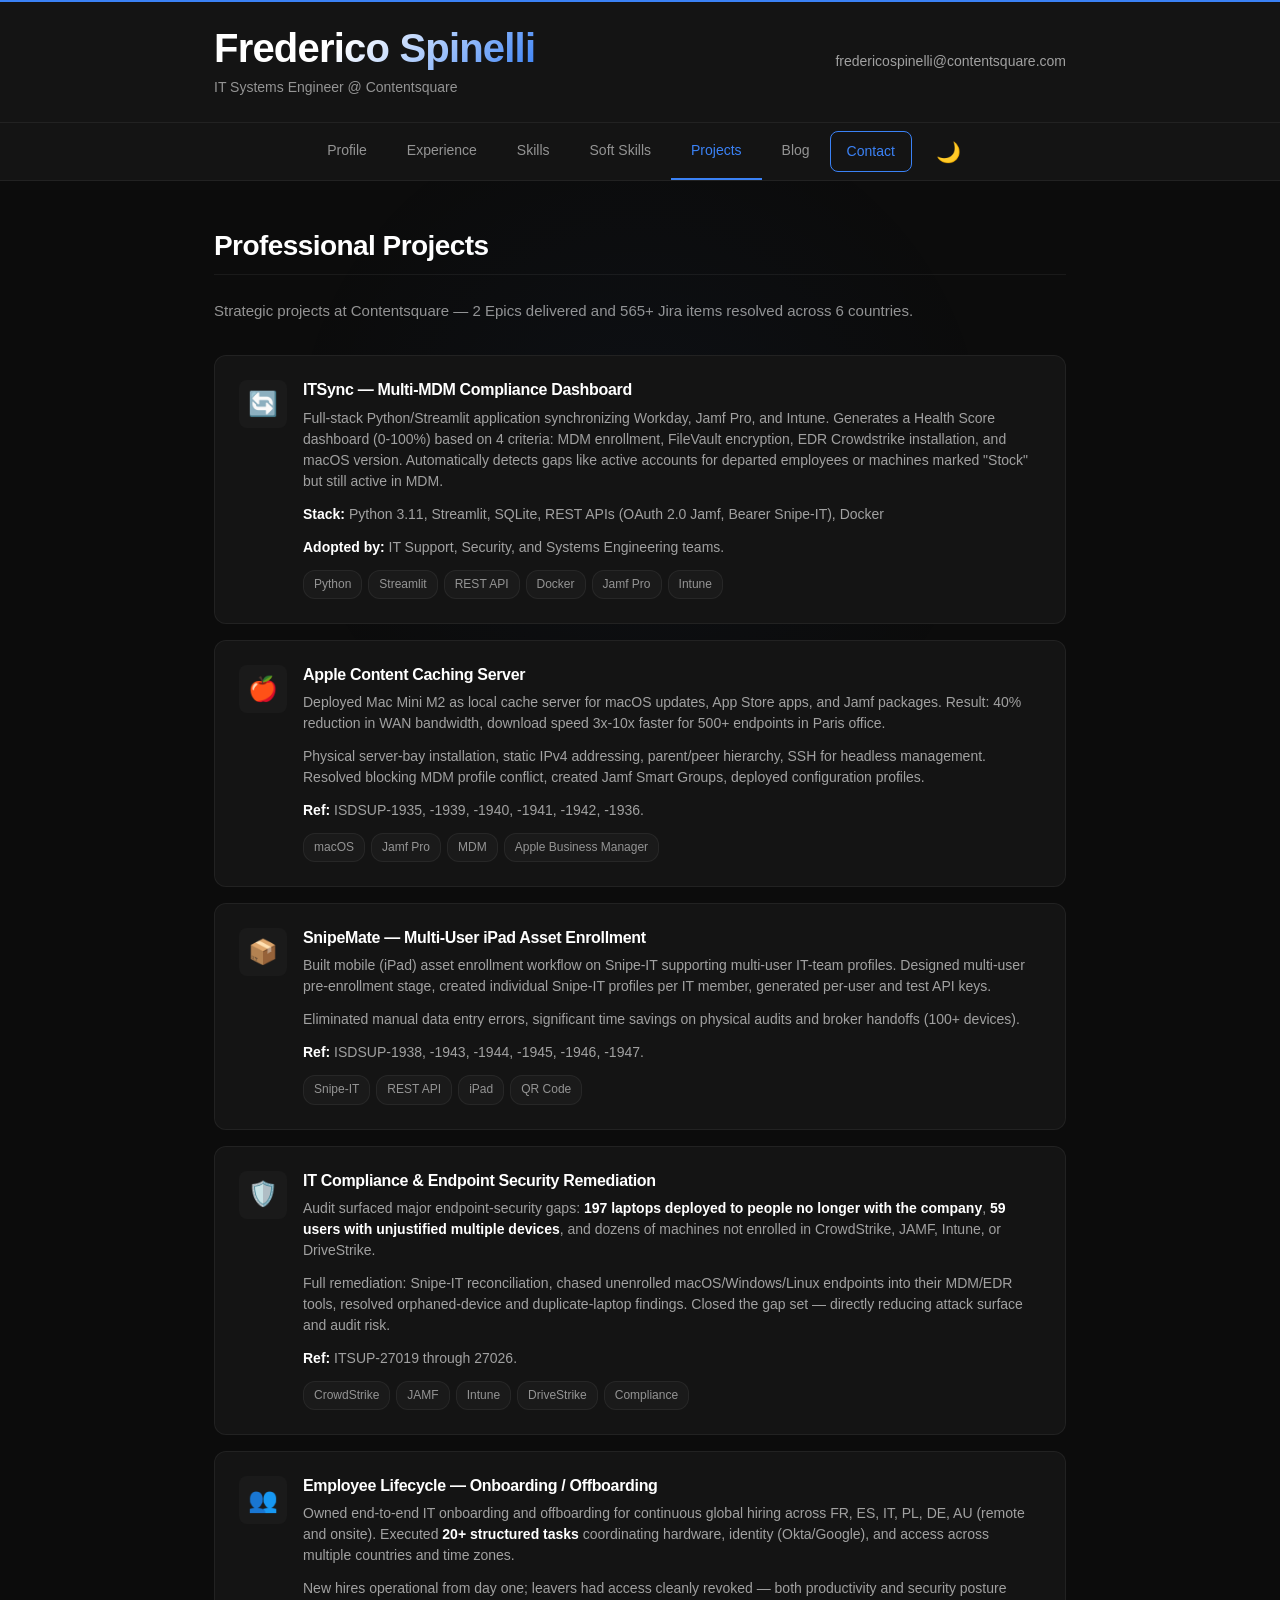
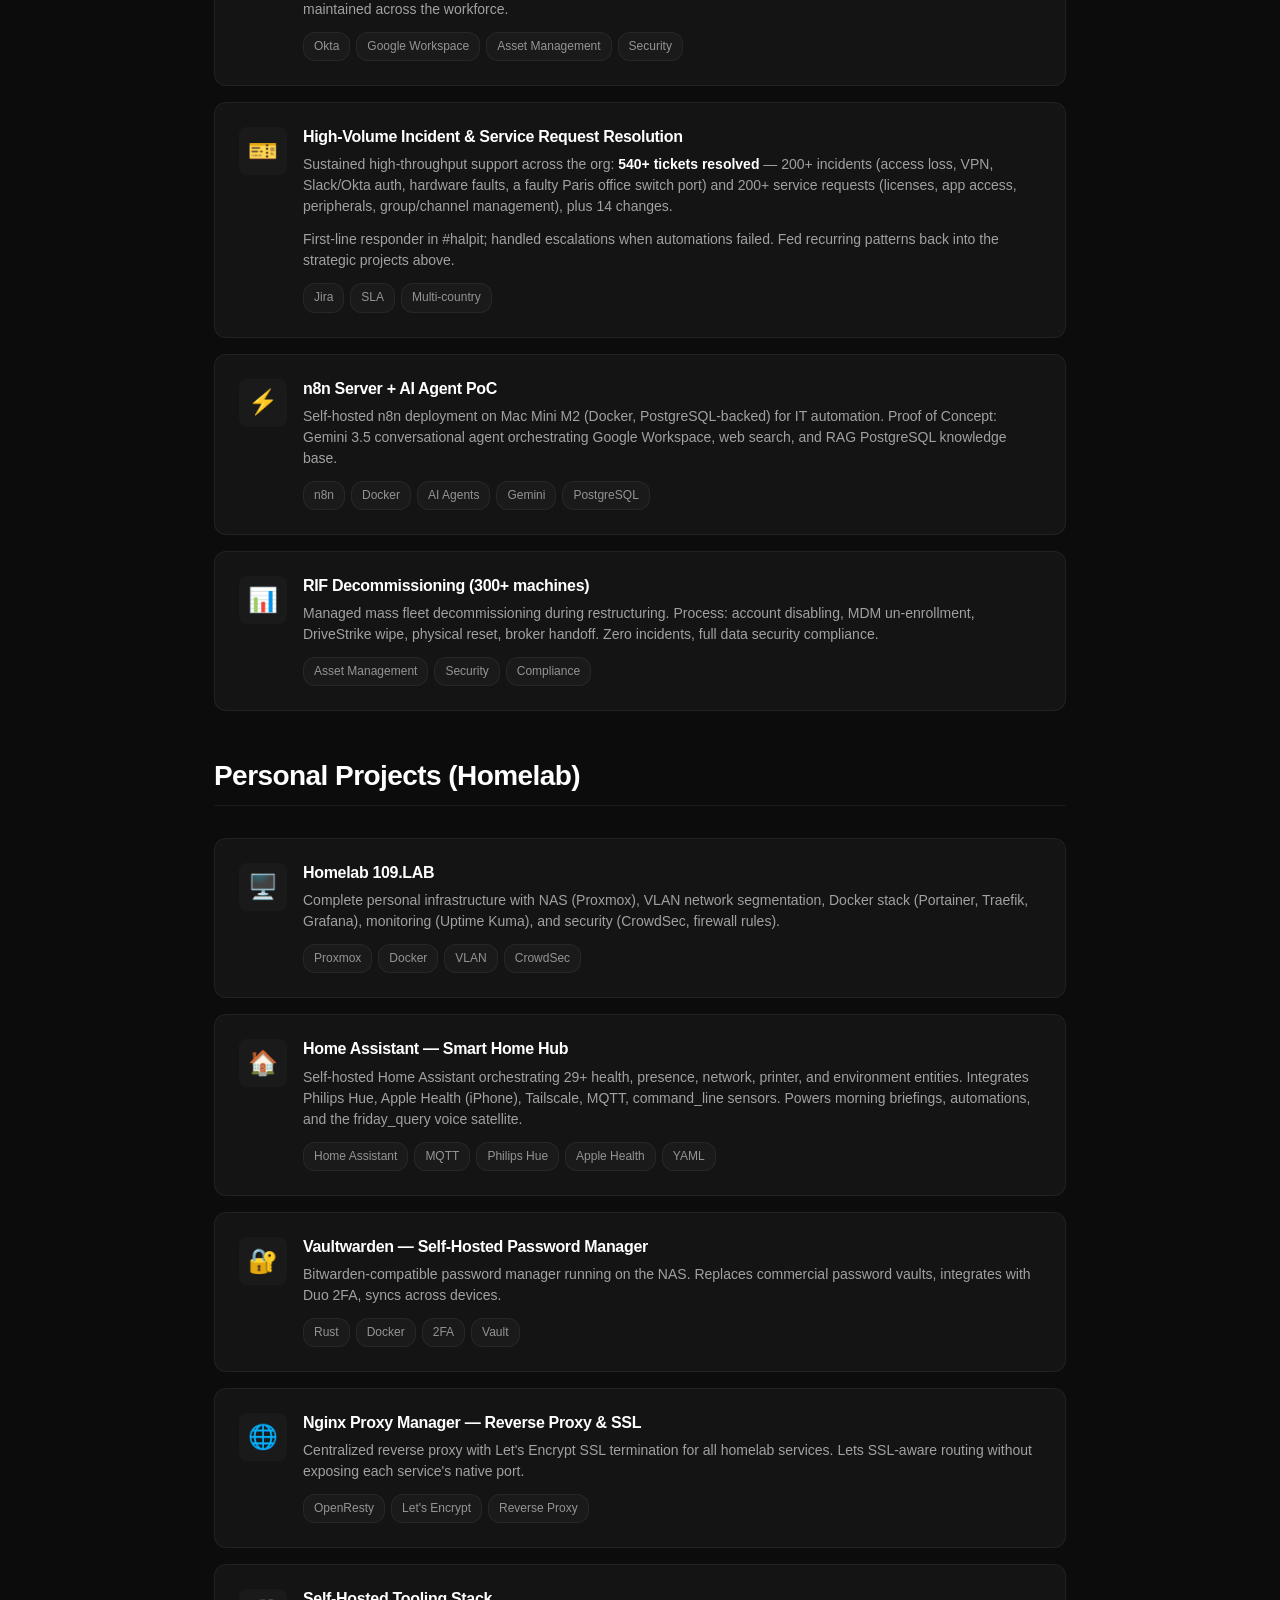
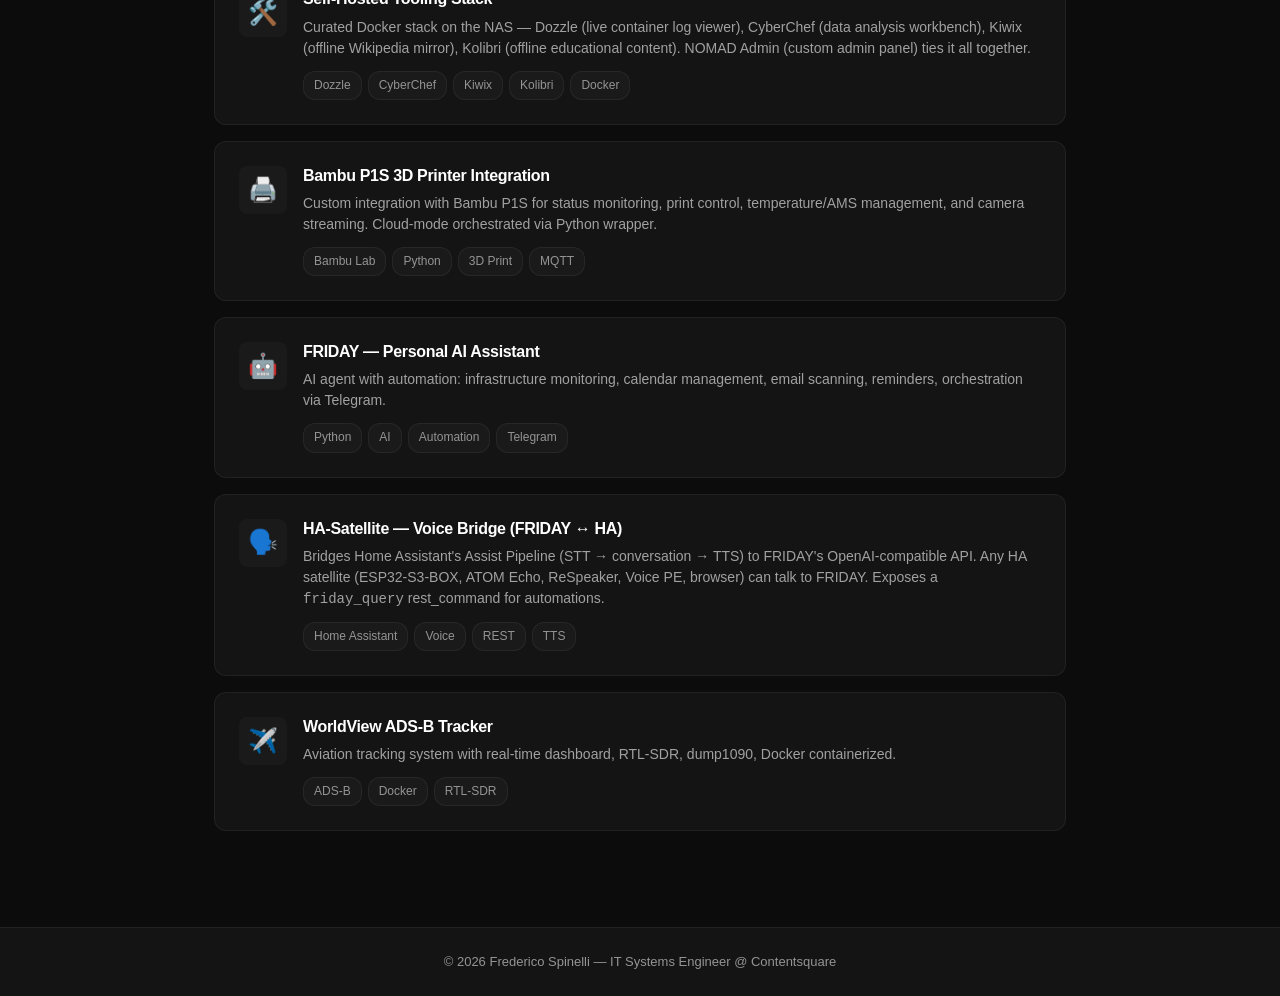
<file: portfolio.html>
<!DOCTYPE html>
<html lang="en">
<head>
    <meta charset="UTF-8">
    <meta name="viewport" content="width=device-width, initial-scale=1.0">
    <link rel="manifest" href="manifest.webmanifest">
    <meta name="theme-color" content="#0c0c0c">
    <title>TraceWire — Frederico Spinelli</title>
    <link rel="preload" href="fonts/inter-var-latin.woff2" as="font" type="font/woff2" crossorigin>
    <link rel="preload" href="fonts/jetbrains-mono-regular-latin.woff2" as="font" type="font/woff2" crossorigin>
<link rel="stylesheet" href="style.css">
    <link rel="icon" type="image/x-icon" href="favicon.ico">

    <meta property="og:type" content="website" />
    <meta property="og:title" content="Projects — Frederico Spinelli" />
    <meta property="og:description" content="Portfolio of IT projects including automation, asset management, and infrastructure work." />
    <meta property="og:image" content="https://fuulks.github.io/FredericoSpinelli-CV/og-image.png" />
    <meta property="og:image:width" content="1200" />
    <meta property="og:image:height" content="630" />
    <meta name="twitter:card" content="summary_large_image" />
    <meta name="twitter:title" content="Projects — Frederico Spinelli" />
    <meta name="twitter:description" content="Portfolio of IT projects including automation, asset management, and infrastructure work." />
    <meta name="twitter:image" content="https://fuulks.github.io/FredericoSpinelli-CV/og-image.png" />
</head>
<body>
    <div id="scroll-progress"></div>
    <div class="spotlight" aria-hidden="true"></div>
    <a href="#main-content" class="skip-link">Skip to main content</a>
    <script src="components.js"></script>
    <site-header></site-header>

    <site-nav></site-nav>

    <main id="main-content">
        <section class="portfolio" aria-labelledby="professional-projects">
            <h2 id="professional-projects">Professional Projects</h2>
            <p class="section-intro">Strategic projects at Contentsquare — 2 Epics delivered and 565+ Jira items resolved across 6 countries.</p>
            
            <div class="portfolio-projects">
                <div class="projects-list">

                    <article class="project-item reveal-on-scroll">
                        <div class="project-icon"><span aria-hidden="true">🔄</span></div>
                        <div class="project-info">
                            <h4>ITSync — Multi-MDM Compliance Dashboard</h4>
                            <p>Full-stack Python/Streamlit application synchronizing Workday, Jamf Pro, and Intune. Generates a Health Score dashboard (0-100%) based on 4 criteria: MDM enrollment, FileVault encryption, EDR Crowdstrike installation, and macOS version. Automatically detects gaps like active accounts for departed employees or machines marked "Stock" but still active in MDM.</p>
                            <p><strong>Stack:</strong> Python 3.11, Streamlit, SQLite, REST APIs (OAuth 2.0 Jamf, Bearer Snipe-IT), Docker</p>
                            <p><strong>Adopted by:</strong> IT Support, Security, and Systems Engineering teams.</p>
                            <div class="portfolio-tags">
                                <span>Python</span>
                                <span>Streamlit</span>
                                <span>REST API</span>
                                <span>Docker</span>
                                <span>Jamf Pro</span>
                                <span>Intune</span>
                            </div>
                        </div>
                    </article>

                    <article class="project-item reveal-on-scroll">
                        <div class="project-icon"><span aria-hidden="true">🍎</span></div>
                        <div class="project-info">
                            <h4>Apple Content Caching Server</h4>
                            <p>Deployed Mac Mini M2 as local cache server for macOS updates, App Store apps, and Jamf packages. Result: 40% reduction in WAN bandwidth, download speed 3x-10x faster for 500+ endpoints in Paris office.</p>
                            <p>Physical server-bay installation, static IPv4 addressing, parent/peer hierarchy, SSH for headless management. Resolved blocking MDM profile conflict, created Jamf Smart Groups, deployed configuration profiles.</p>
                            <p><strong>Ref:</strong> ISDSUP-1935, -1939, -1940, -1941, -1942, -1936.</p>
                            <div class="portfolio-tags">
                                <span>macOS</span>
                                <span>Jamf Pro</span>
                                <span>MDM</span>
                                <span>Apple Business Manager</span>
                            </div>
                        </div>
                    </article>

                    <article class="project-item reveal-on-scroll">
                        <div class="project-icon"><span aria-hidden="true">📦</span></div>
                        <div class="project-info">
                            <h4>SnipeMate — Multi-User iPad Asset Enrollment</h4>
                            <p>Built mobile (iPad) asset enrollment workflow on Snipe-IT supporting multi-user IT-team profiles. Designed multi-user pre-enrollment stage, created individual Snipe-IT profiles per IT member, generated per-user and test API keys.</p>
                            <p>Eliminated manual data entry errors, significant time savings on physical audits and broker handoffs (100+ devices).</p>
                            <p><strong>Ref:</strong> ISDSUP-1938, -1943, -1944, -1945, -1946, -1947.</p>
                            <div class="portfolio-tags">
                                <span>Snipe-IT</span>
                                <span>REST API</span>
                                <span>iPad</span>
                                <span>QR Code</span>
                            </div>
                        </div>
                    </article>

                    <article class="project-item reveal-on-scroll">
                        <div class="project-icon"><span aria-hidden="true">🛡️</span></div>
                        <div class="project-info">
                            <h4>IT Compliance &amp; Endpoint Security Remediation</h4>
                            <p>Audit surfaced major endpoint-security gaps: <strong>197 laptops deployed to people no longer with the company</strong>, <strong>59 users with unjustified multiple devices</strong>, and dozens of machines not enrolled in CrowdStrike, JAMF, Intune, or DriveStrike.</p>
                            <p>Full remediation: Snipe-IT reconciliation, chased unenrolled macOS/Windows/Linux endpoints into their MDM/EDR tools, resolved orphaned-device and duplicate-laptop findings. Closed the gap set — directly reducing attack surface and audit risk.</p>
                            <p><strong>Ref:</strong> ITSUP-27019 through 27026.</p>
                            <div class="portfolio-tags">
                                <span>CrowdStrike</span>
                                <span>JAMF</span>
                                <span>Intune</span>
                                <span>DriveStrike</span>
                                <span>Compliance</span>
                            </div>
                        </div>
                    </article>

                    <article class="project-item reveal-on-scroll">
                        <div class="project-icon"><span aria-hidden="true">👥</span></div>
                        <div class="project-info">
                            <h4>Employee Lifecycle — Onboarding / Offboarding</h4>
                            <p>Owned end-to-end IT onboarding and offboarding for continuous global hiring across FR, ES, IT, PL, DE, AU (remote and onsite). Executed <strong>20+ structured tasks</strong> coordinating hardware, identity (Okta/Google), and access across multiple countries and time zones.</p>
                            <p>New hires operational from day one; leavers had access cleanly revoked — both productivity and security posture maintained across the workforce.</p>
                            <div class="portfolio-tags">
                                <span>Okta</span>
                                <span>Google Workspace</span>
                                <span>Asset Management</span>
                                <span>Security</span>
                            </div>
                        </div>
                    </article>

                    <article class="project-item reveal-on-scroll">
                        <div class="project-icon"><span aria-hidden="true">🎫</span></div>
                        <div class="project-info">
                            <h4>High-Volume Incident &amp; Service Request Resolution</h4>
                            <p>Sustained high-throughput support across the org: <strong>540+ tickets resolved</strong> — 200+ incidents (access loss, VPN, Slack/Okta auth, hardware faults, a faulty Paris office switch port) and 200+ service requests (licenses, app access, peripherals, group/channel management), plus 14 changes.</p>
                            <p>First-line responder in #halpit; handled escalations when automations failed. Fed recurring patterns back into the strategic projects above.</p>
                            <div class="portfolio-tags">
                                <span>Jira</span>
                                <span>SLA</span>
                                <span>Multi-country</span>
                            </div>
                        </div>
                    </article>

                    <article class="project-item reveal-on-scroll">
                        <div class="project-icon"><span aria-hidden="true">⚡</span></div>
                        <div class="project-info">
                            <h4>n8n Server + AI Agent PoC</h4>
                            <p>Self-hosted n8n deployment on Mac Mini M2 (Docker, PostgreSQL-backed) for IT automation. Proof of Concept: Gemini 3.5 conversational agent orchestrating Google Workspace, web search, and RAG PostgreSQL knowledge base.</p>
                            <div class="portfolio-tags">
                                <span>n8n</span>
                                <span>Docker</span>
                                <span>AI Agents</span>
                                <span>Gemini</span>
                                <span>PostgreSQL</span>
                            </div>
                        </div>
                    </article>

                    <article class="project-item reveal-on-scroll">
                        <div class="project-icon"><span aria-hidden="true">📊</span></div>
                        <div class="project-info">
                            <h4>RIF Decommissioning (300+ machines)</h4>
                            <p>Managed mass fleet decommissioning during restructuring. Process: account disabling, MDM un-enrollment, DriveStrike wipe, physical reset, broker handoff. Zero incidents, full data security compliance.</p>
                            <div class="portfolio-tags">
                                <span>Asset Management</span>
                                <span>Security</span>
                                <span>Compliance</span>
                            </div>
                        </div>
                    </article>

                </div>
            </div>

            <h2 style="margin-top: 3rem;">Personal Projects (Homelab)</h2>
            
            <div class="portfolio-projects">
                <div class="projects-list">

                    <article class="project-item reveal-on-scroll">
                        <div class="project-icon"><span aria-hidden="true">🖥️</span></div>
                        <div class="project-info">
                            <h4>Homelab 109.LAB</h4>
                            <p>Complete personal infrastructure with NAS (Proxmox), VLAN network segmentation, Docker stack (Portainer, Traefik, Grafana), monitoring (Uptime Kuma), and security (CrowdSec, firewall rules).</p>
                            <div class="portfolio-tags">
                                <span>Proxmox</span>
                                <span>Docker</span>
                                <span>VLAN</span>
                                <span>CrowdSec</span>
                            </div>
                        </div>
                    </article>

                    <article class="project-item reveal-on-scroll">
                        <div class="project-icon"><span aria-hidden="true">🏠</span></div>
                        <div class="project-info">
                            <h4>Home Assistant — Smart Home Hub</h4>
                            <p>Self-hosted Home Assistant orchestrating 29+ health, presence, network, printer, and environment entities. Integrates Philips Hue, Apple Health (iPhone), Tailscale, MQTT, command_line sensors. Powers morning briefings, automations, and the friday_query voice satellite.</p>
                            <div class="portfolio-tags">
                                <span>Home Assistant</span>
                                <span>MQTT</span>
                                <span>Philips Hue</span>
                                <span>Apple Health</span>
                                <span>YAML</span>
                            </div>
                        </div>
                    </article>

                    <article class="project-item reveal-on-scroll">
                        <div class="project-icon"><span aria-hidden="true">🔐</span></div>
                        <div class="project-info">
                            <h4>Vaultwarden — Self-Hosted Password Manager</h4>
                            <p>Bitwarden-compatible password manager running on the NAS. Replaces commercial password vaults, integrates with Duo 2FA, syncs across devices.</p>
                            <div class="portfolio-tags">
                                <span>Rust</span>
                                <span>Docker</span>
                                <span>2FA</span>
                                <span>Vault</span>
                            </div>
                        </div>
                    </article>

                    <article class="project-item reveal-on-scroll">
                        <div class="project-icon"><span aria-hidden="true">🌐</span></div>
                        <div class="project-info">
                            <h4>Nginx Proxy Manager — Reverse Proxy &amp; SSL</h4>
                            <p>Centralized reverse proxy with Let's Encrypt SSL termination for all homelab services. Lets SSL-aware routing without exposing each service's native port.</p>
                            <div class="portfolio-tags">
                                <span>OpenResty</span>
                                <span>Let's Encrypt</span>
                                <span>Reverse Proxy</span>
                            </div>
                        </div>
                    </article>

                    <article class="project-item reveal-on-scroll">
                        <div class="project-icon"><span aria-hidden="true">🛠️</span></div>
                        <div class="project-info">
                            <h4>Self-Hosted Tooling Stack</h4>
                            <p>Curated Docker stack on the NAS — Dozzle (live container log viewer), CyberChef (data analysis workbench), Kiwix (offline Wikipedia mirror), Kolibri (offline educational content). NOMAD Admin (custom admin panel) ties it all together.</p>
                            <div class="portfolio-tags">
                                <span>Dozzle</span>
                                <span>CyberChef</span>
                                <span>Kiwix</span>
                                <span>Kolibri</span>
                                <span>Docker</span>
                            </div>
                        </div>
                    </article>

                    <article class="project-item reveal-on-scroll">
                        <div class="project-icon"><span aria-hidden="true">🖨️</span></div>
                        <div class="project-info">
                            <h4>Bambu P1S 3D Printer Integration</h4>
                            <p>Custom integration with Bambu P1S for status monitoring, print control, temperature/AMS management, and camera streaming. Cloud-mode orchestrated via Python wrapper.</p>
                            <div class="portfolio-tags">
                                <span>Bambu Lab</span>
                                <span>Python</span>
                                <span>3D Print</span>
                                <span>MQTT</span>
                            </div>
                        </div>
                    </article>

                    <article class="project-item reveal-on-scroll">
                        <div class="project-icon"><span aria-hidden="true">🤖</span></div>
                        <div class="project-info">
                            <h4>FRIDAY — Personal AI Assistant</h4>
                            <p>AI agent with automation: infrastructure monitoring, calendar management, email scanning, reminders, orchestration via Telegram.</p>
                            <div class="portfolio-tags">
                                <span>Python</span>
                                <span>AI</span>
                                <span>Automation</span>
                                <span>Telegram</span>
                            </div>
                        </div>
                    </article>

                    <article class="project-item reveal-on-scroll">
                        <div class="project-icon"><span aria-hidden="true">🗣️</span></div>
                        <div class="project-info">
                            <h4>HA-Satellite — Voice Bridge (FRIDAY ↔ HA)</h4>
                            <p>Bridges Home Assistant's Assist Pipeline (STT → conversation → TTS) to FRIDAY's OpenAI-compatible API. Any HA satellite (ESP32-S3-BOX, ATOM Echo, ReSpeaker, Voice PE, browser) can talk to FRIDAY. Exposes a <code>friday_query</code> rest_command for automations.</p>
                            <div class="portfolio-tags">
                                <span>Home Assistant</span>
                                <span>Voice</span>
                                <span>REST</span>
                                <span>TTS</span>
                            </div>
                        </div>
                    </article>

                    <article class="project-item reveal-on-scroll">
                        <div class="project-icon"><span aria-hidden="true">✈️</span></div>
                        <div class="project-info">
                            <h4>WorldView ADS-B Tracker</h4>
                            <p>Aviation tracking system with real-time dashboard, RTL-SDR, dump1090, Docker containerized.</p>
                            <div class="portfolio-tags">
                                <span>ADS-B</span>
                                <span>Docker</span>
                                <span>RTL-SDR</span>
                            </div>
                        </div>
                    </article>

                </div>
            </div>
        </section>
    </main>

    <site-footer></site-footer>
<!-- GoatCounter Privacy-Friendly Analytics -->
<script data-goatcounter="https://YOUR_SUBDOMAIN.goatcounter.com/count"
 async src="//gc.zgo.at/count.js"></script>
</body>
</html>
</file>
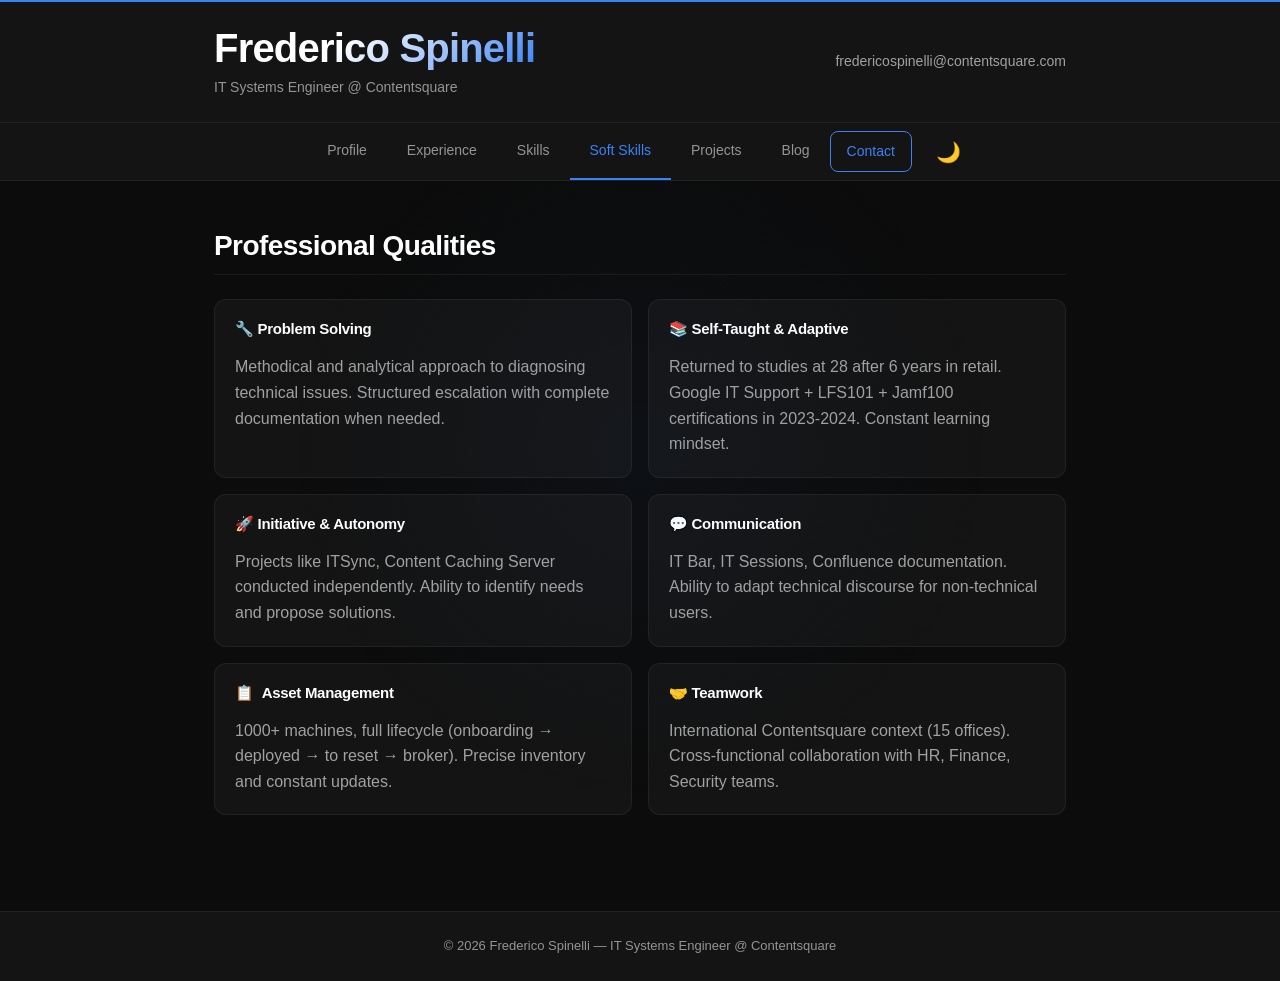
<file: softskills.html>
<!DOCTYPE html>
<html lang="en">
<head>
    <meta charset="UTF-8">
    <meta name="viewport" content="width=device-width, initial-scale=1.0">
    <link rel="manifest" href="manifest.webmanifest">
    <meta name="theme-color" content="#0c0c0c">
    <title>Soft Skills — Frederico Spinelli</title>
    <link rel="preload" href="fonts/inter-var-latin.woff2" as="font" type="font/woff2" crossorigin>
    <link rel="preload" href="fonts/jetbrains-mono-regular-latin.woff2" as="font" type="font/woff2" crossorigin>
<link rel="stylesheet" href="style.css">
    <link rel="icon" type="image/x-icon" href="favicon.ico">

    <meta property="og:type" content="website" />
    <meta property="og:title" content="Soft Skills — Frederico Spinelli" />
    <meta property="og:description" content="Communication, problem-solving, adaptability, and more." />
    <meta property="og:image" content="https://fuulks.github.io/FredericoSpinelli-CV/og-image.png" />
    <meta property="og:image:width" content="1200" />
    <meta property="og:image:height" content="630" />
    <meta name="twitter:card" content="summary_large_image" />
    <meta name="twitter:title" content="Soft Skills — Frederico Spinelli" />
    <meta name="twitter:description" content="Communication, problem-solving, adaptability, and more." />
    <meta name="twitter:image" content="https://fuulks.github.io/FredericoSpinelli-CV/og-image.png" />
</head>
<body>
    <div id="scroll-progress"></div>
    <div class="spotlight" aria-hidden="true"></div>
    <a href="#main-content" class="skip-link">Skip to main content</a>
    <script src="components.js"></script>
    <site-header></site-header>

    <site-nav></site-nav>

    <main id="main-content">
        <section class="softskills" aria-labelledby="professional-qualities">
            <h2 id="professional-qualities">Professional Qualities</h2>

            <div class="skills-grid">
                <div class="skill-category reveal-on-scroll">
                    <h3>🔧 Problem Solving</h3>
                    <p>Methodical and analytical approach to diagnosing technical issues. Structured escalation with complete documentation when needed.</p>
                </div>

                <div class="skill-category reveal-on-scroll">
                    <h3>📚 Self-Taught & Adaptive</h3>
                    <p>Returned to studies at 28 after 6 years in retail. Google IT Support + LFS101 + Jamf100 certifications in 2023-2024. Constant learning mindset.</p>
                </div>

                <div class="skill-category reveal-on-scroll">
                    <h3>🚀 Initiative & Autonomy</h3>
                    <p>Projects like ITSync, Content Caching Server conducted independently. Ability to identify needs and propose solutions.</p>
                </div>

                <div class="skill-category reveal-on-scroll">
                    <h3>💬 Communication</h3>
                    <p>IT Bar, IT Sessions, Confluence documentation. Ability to adapt technical discourse for non-technical users.</p>
                </div>

                <div class="skill-category reveal-on-scroll">
                    <h3><span aria-hidden="true">📋</span> Asset Management</h3>
                    <p>1000+ machines, full lifecycle (onboarding → deployed → to reset → broker). Precise inventory and constant updates.</p>
                </div>

                <div class="skill-category reveal-on-scroll">
                    <h3>🤝 Teamwork</h3>
                    <p>International Contentsquare context (15 offices). Cross-functional collaboration with HR, Finance, Security teams.</p>
                </div>
            </div>
        </section>

    </main>

    <site-footer></site-footer>
<!-- GoatCounter Privacy-Friendly Analytics -->
<script data-goatcounter="https://YOUR_SUBDOMAIN.goatcounter.com/count"
 async src="//gc.zgo.at/count.js"></script>
</body>
</html>
</file>
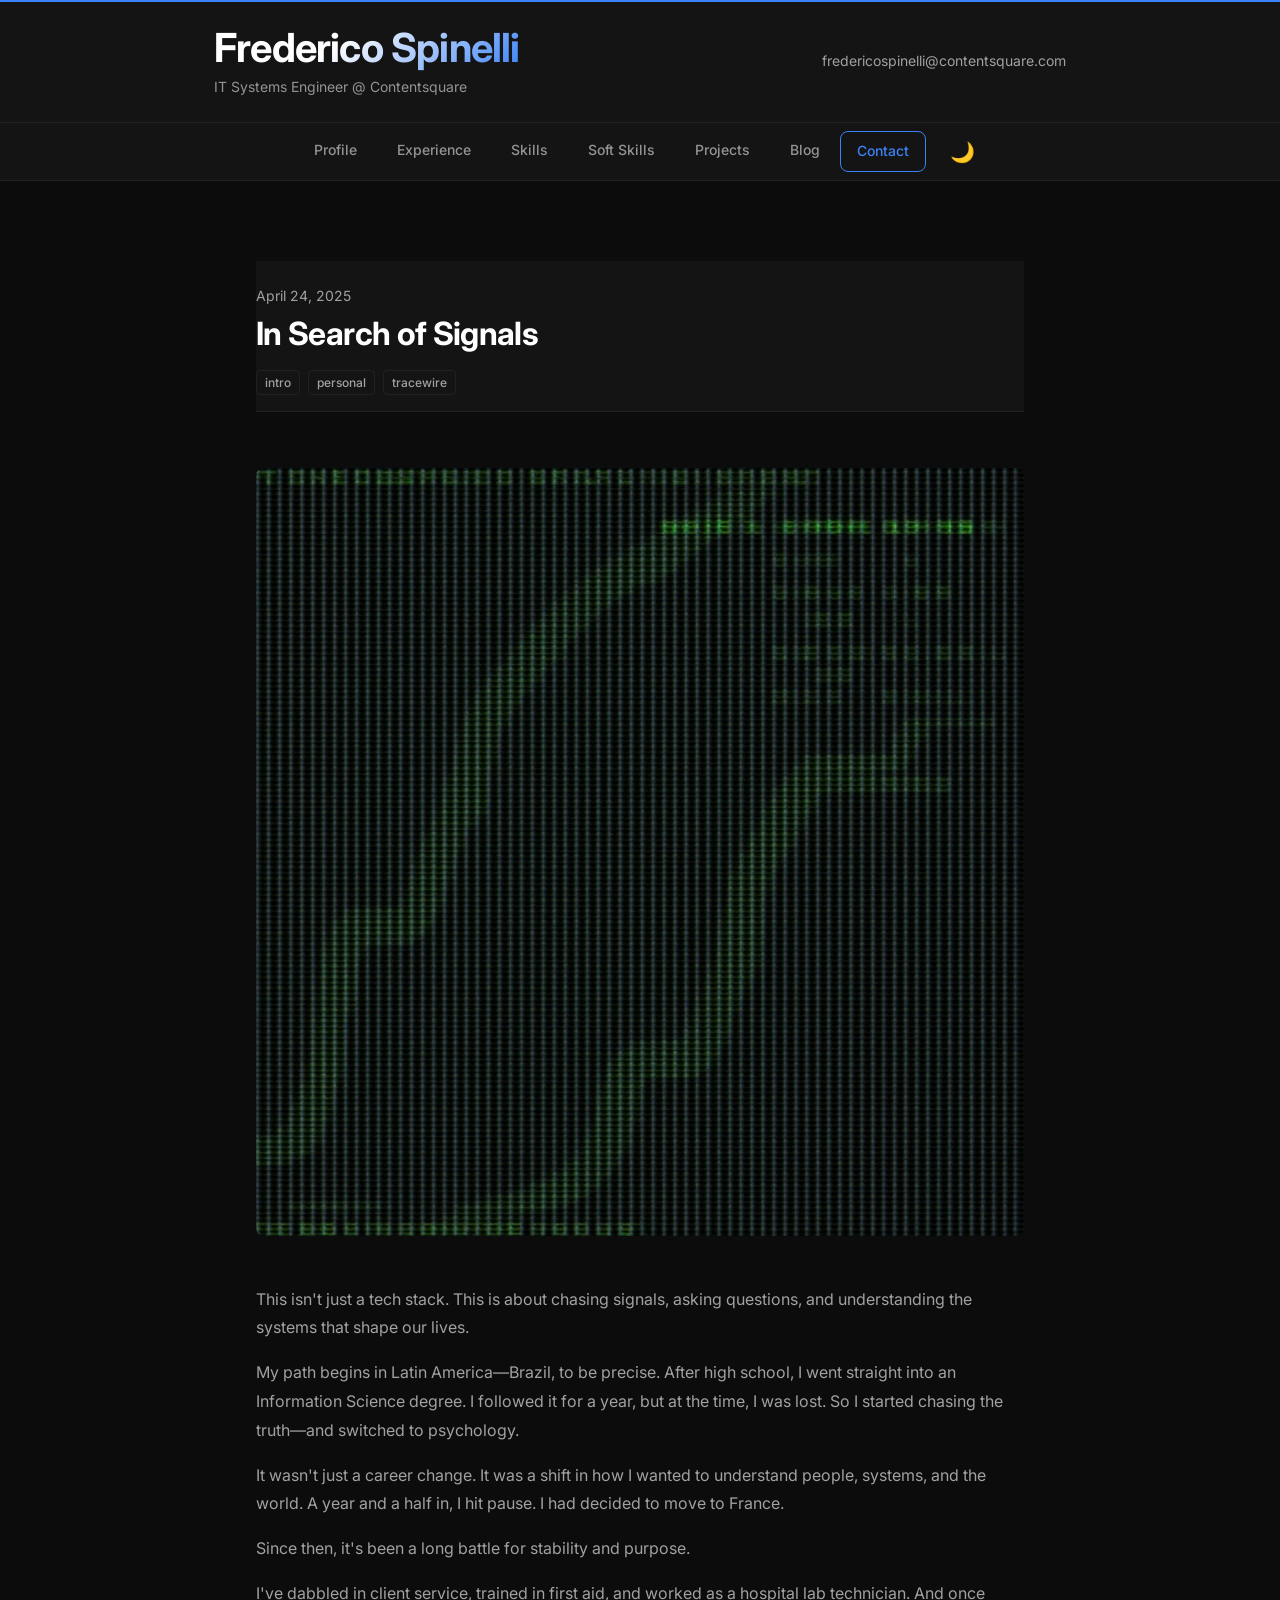
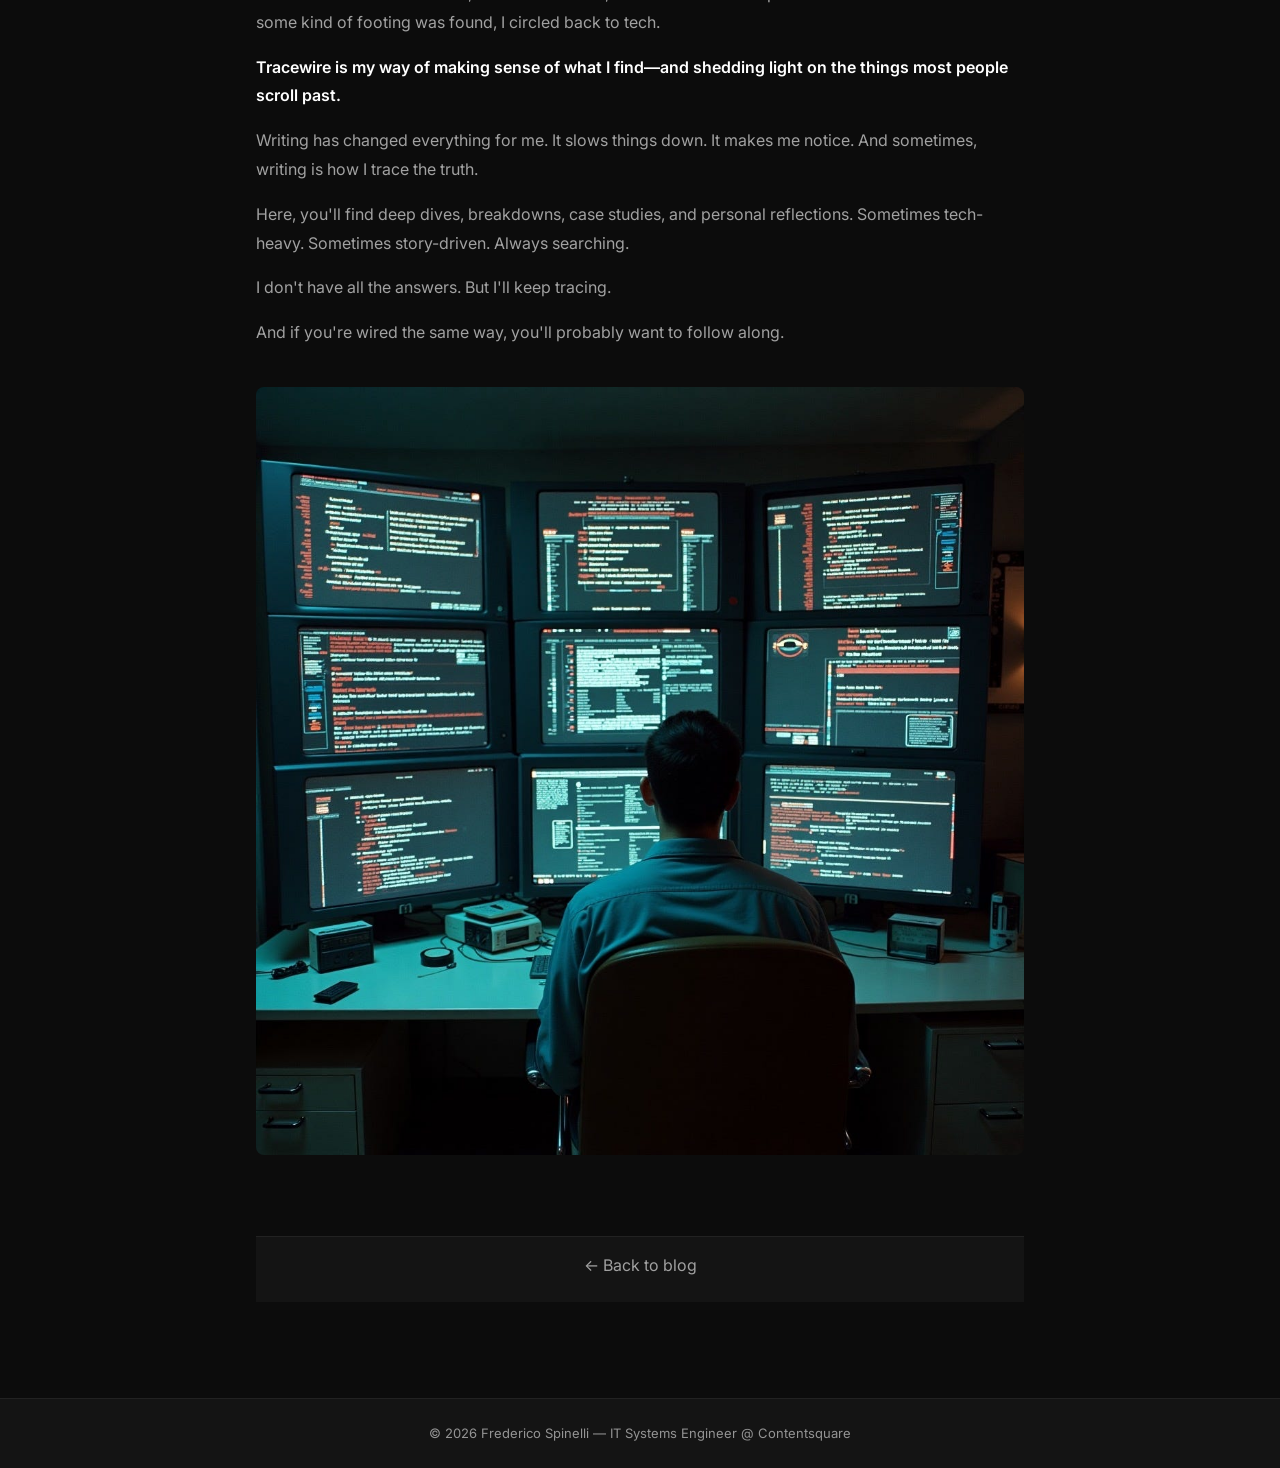
<file: posts/2025-04-24-in-search-of-signals.html>
<!DOCTYPE html>
<html lang="en">
<head>
    <meta charset="UTF-8">
    <meta name="viewport" content="width=device-width, initial-scale=1.0">
    <title>In Search of Signals — Frederico Spinelli</title>
    <link rel="stylesheet" href="../style.css">
    <link rel="preconnect" href="https://fonts.googleapis.com">
    <link rel="preconnect" href="https://fonts.gstatic.com" crossorigin>
    <link href="https://fonts.googleapis.com/css2?family=Inter:wght@400;500;600;700&display=swap" rel="stylesheet">
    <link rel="icon" type="image/x-icon" href="../favicon.ico">
    <script src="../components.js" defer></script>
</head>
<body>
    <div id="scroll-progress"></div>
    <site-header></site-header>

    <site-nav></site-nav>

    <main>
        <article class="post-content">
            <header class="post-header">
                <span class="post-date">April 24, 2025</span>
                <h1>In Search of Signals</h1>
                <div class="post-tags">
                    <span class="tag">intro</span>
                    <span class="tag">personal</span>
                    <span class="tag">tracewire</span>
                </div>
            </header>
            
            <div class="post-body">
                <p><img src="img/in-search-of-signals-1.jpeg" alt="Signal" style="max-width: 100%; border-radius: 8px; margin: 1.5rem 0;"></p>

                <p>This isn't just a tech stack. This is about chasing signals, asking questions, and understanding the systems that shape our lives.</p>

                <p>My path begins in Latin America—Brazil, to be precise. After high school, I went straight into an Information Science degree. I followed it for a year, but at the time, I was lost. So I started chasing the truth—and switched to psychology.</p>

                <p>It wasn't just a career change. It was a shift in how I wanted to understand people, systems, and the world. A year and a half in, I hit pause. I had decided to move to France.</p>

                <p>Since then, it's been a long battle for stability and purpose.</p>

                <p>I've dabbled in client service, trained in first aid, and worked as a hospital lab technician. And once some kind of footing was found, I circled back to tech.</p>

                <p><strong>Tracewire is my way of making sense of what I find—and shedding light on the things most people scroll past.</strong></p>

                <p>Writing has changed everything for me. It slows things down. It makes me notice. And sometimes, writing is how I trace the truth.</p>

                <p>Here, you'll find deep dives, breakdowns, case studies, and personal reflections. Sometimes tech-heavy. Sometimes story-driven. Always searching.</p>

                <p>I don't have all the answers. But I'll keep tracing.</p>

                <p>And if you're wired the same way, you'll probably want to follow along.</p>

                <p><img src="img/in-search-of-signals-2.jpeg" alt="TraceWire" style="max-width: 100%; border-radius: 8px; margin: 1.5rem 0;"></p>
            </div>

            <footer class="post-footer">
                <a href="../blog.html" class="back-link">← Back to blog</a>
            </footer>
        </article>
    </main>

    <site-footer></site-footer>
</body>
</html>
</file>
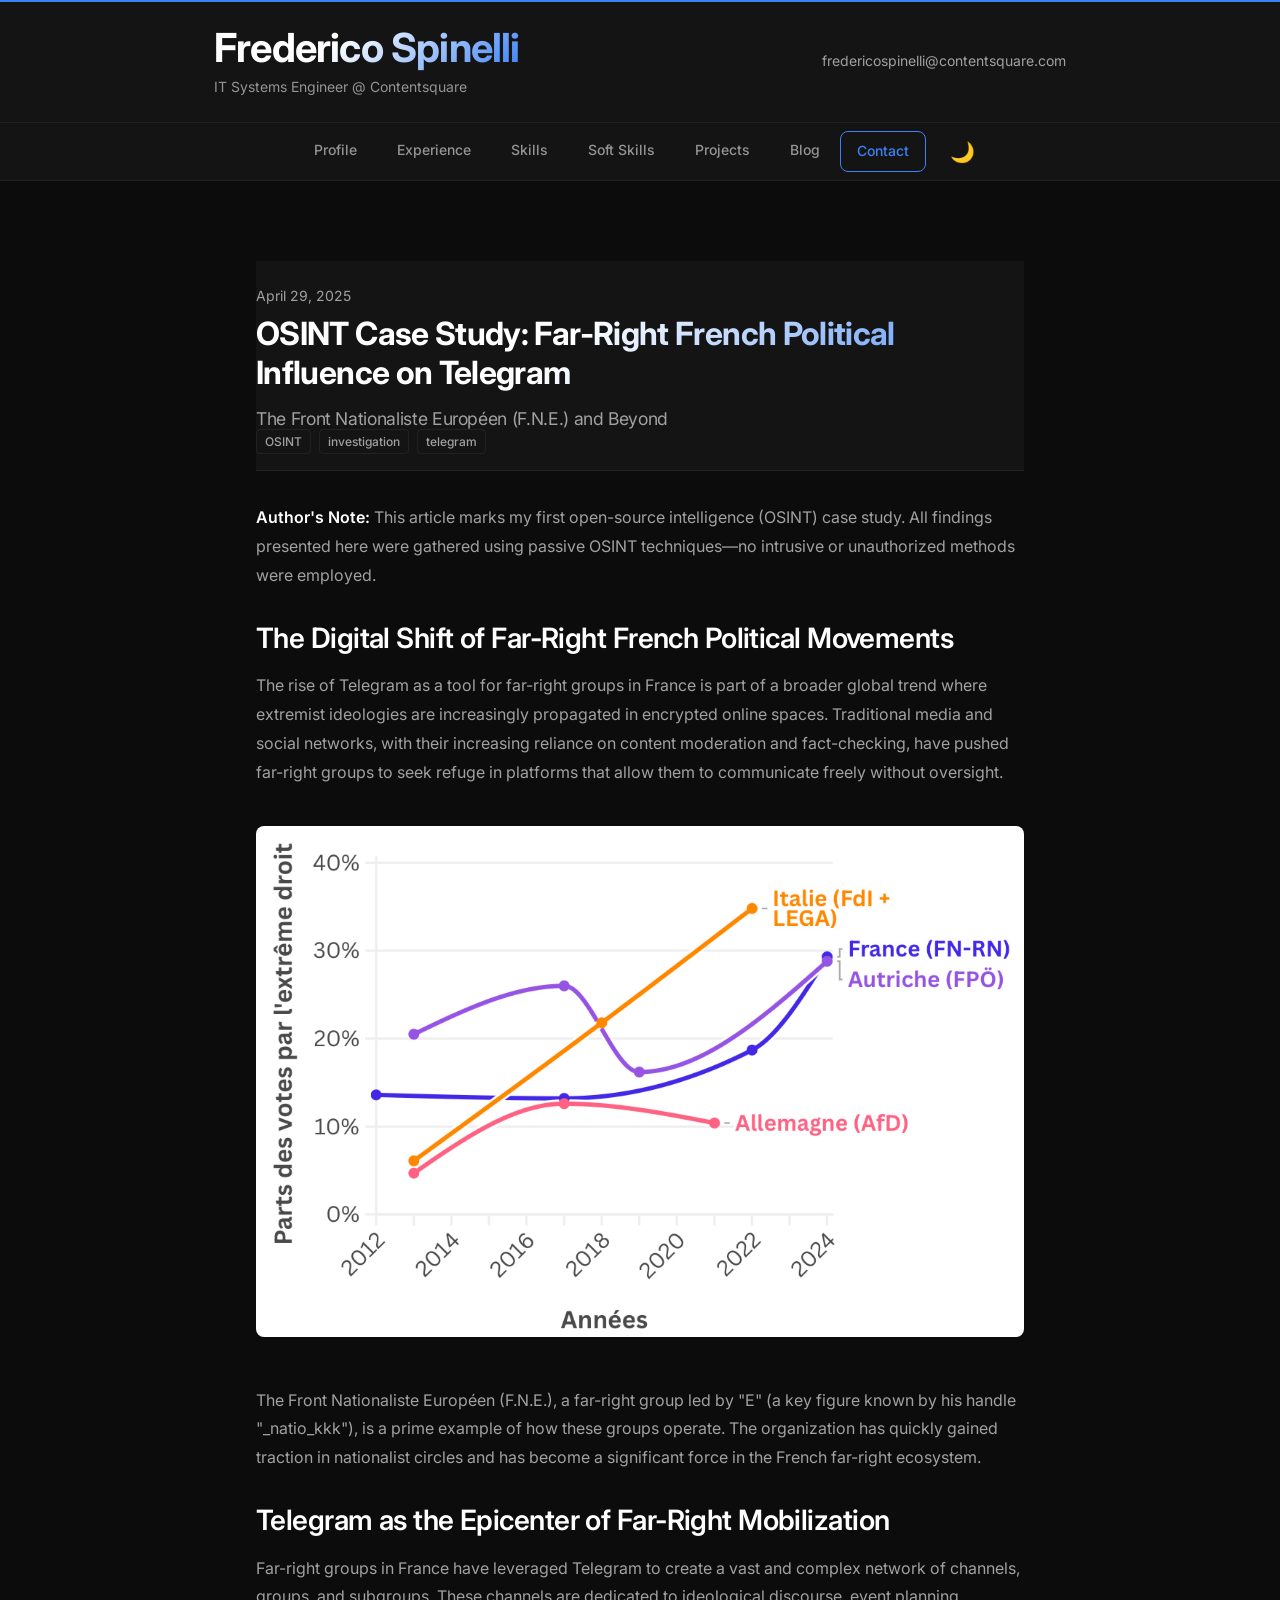
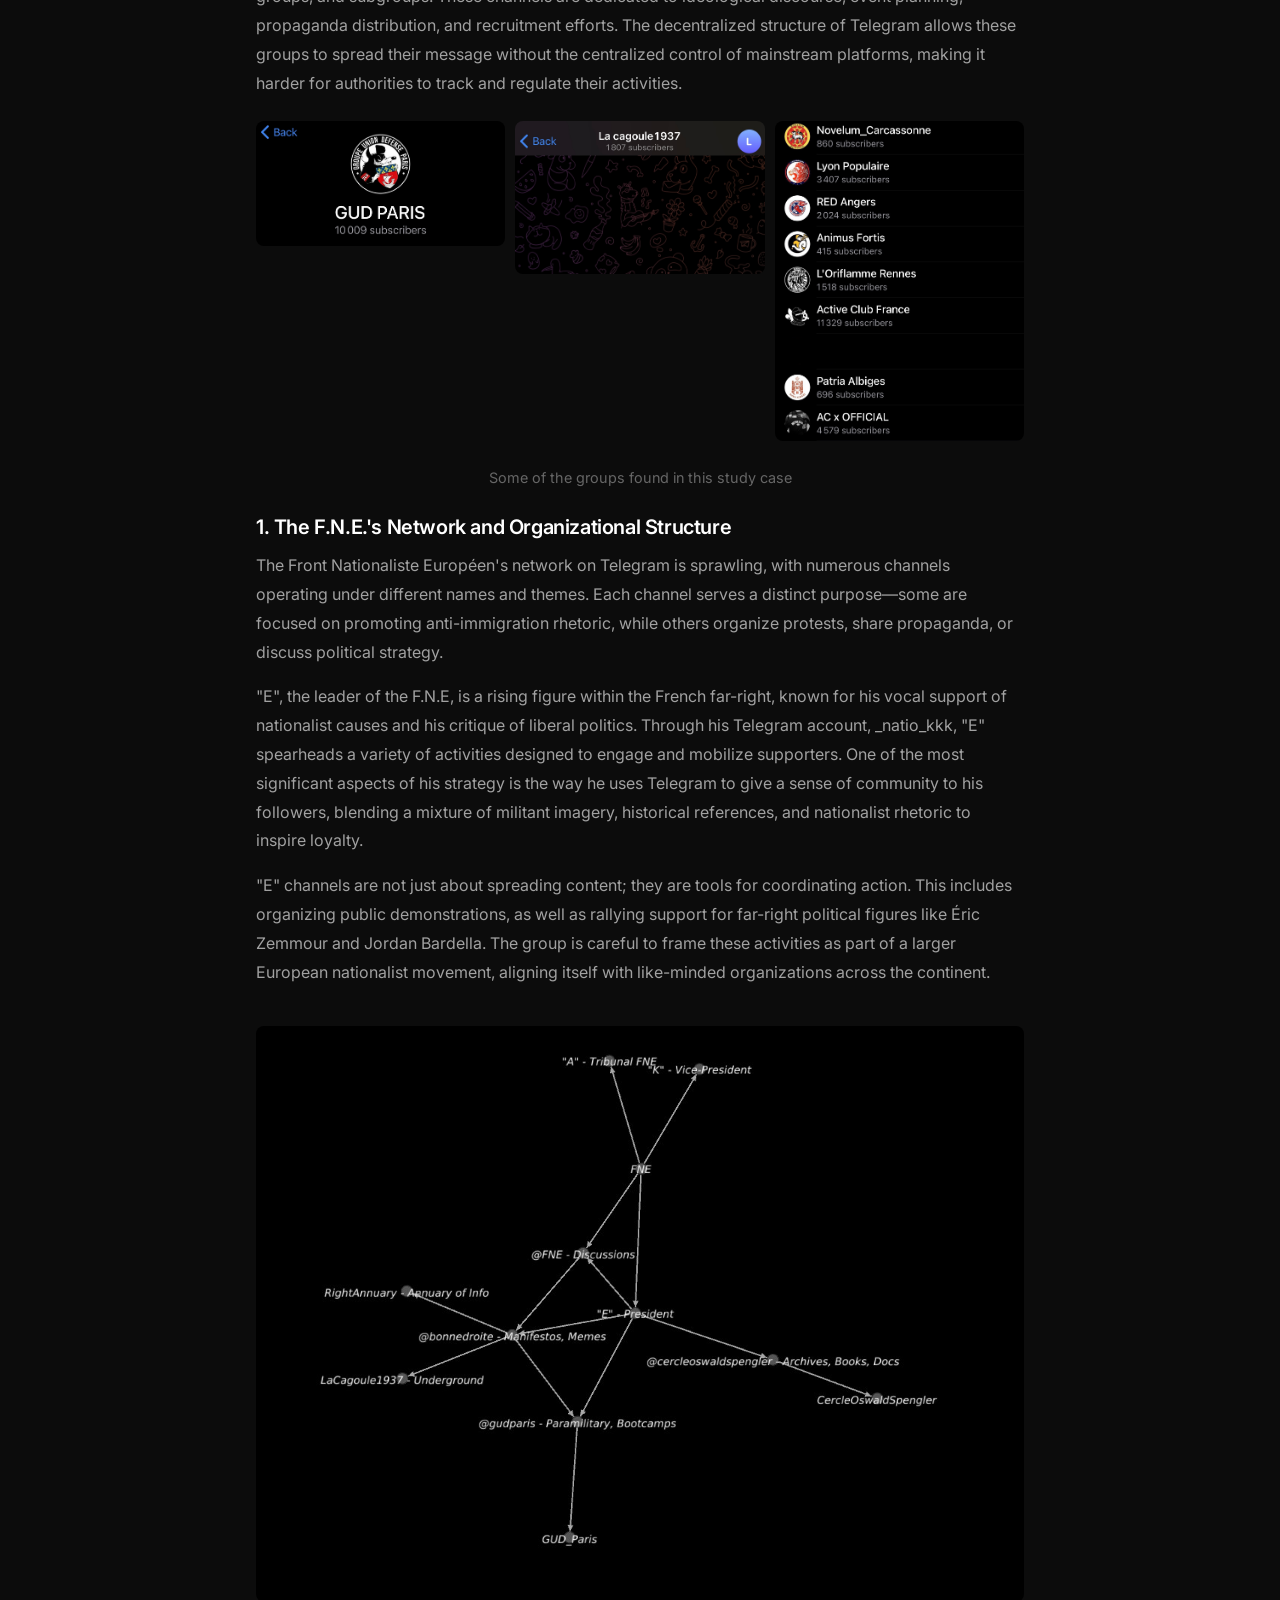
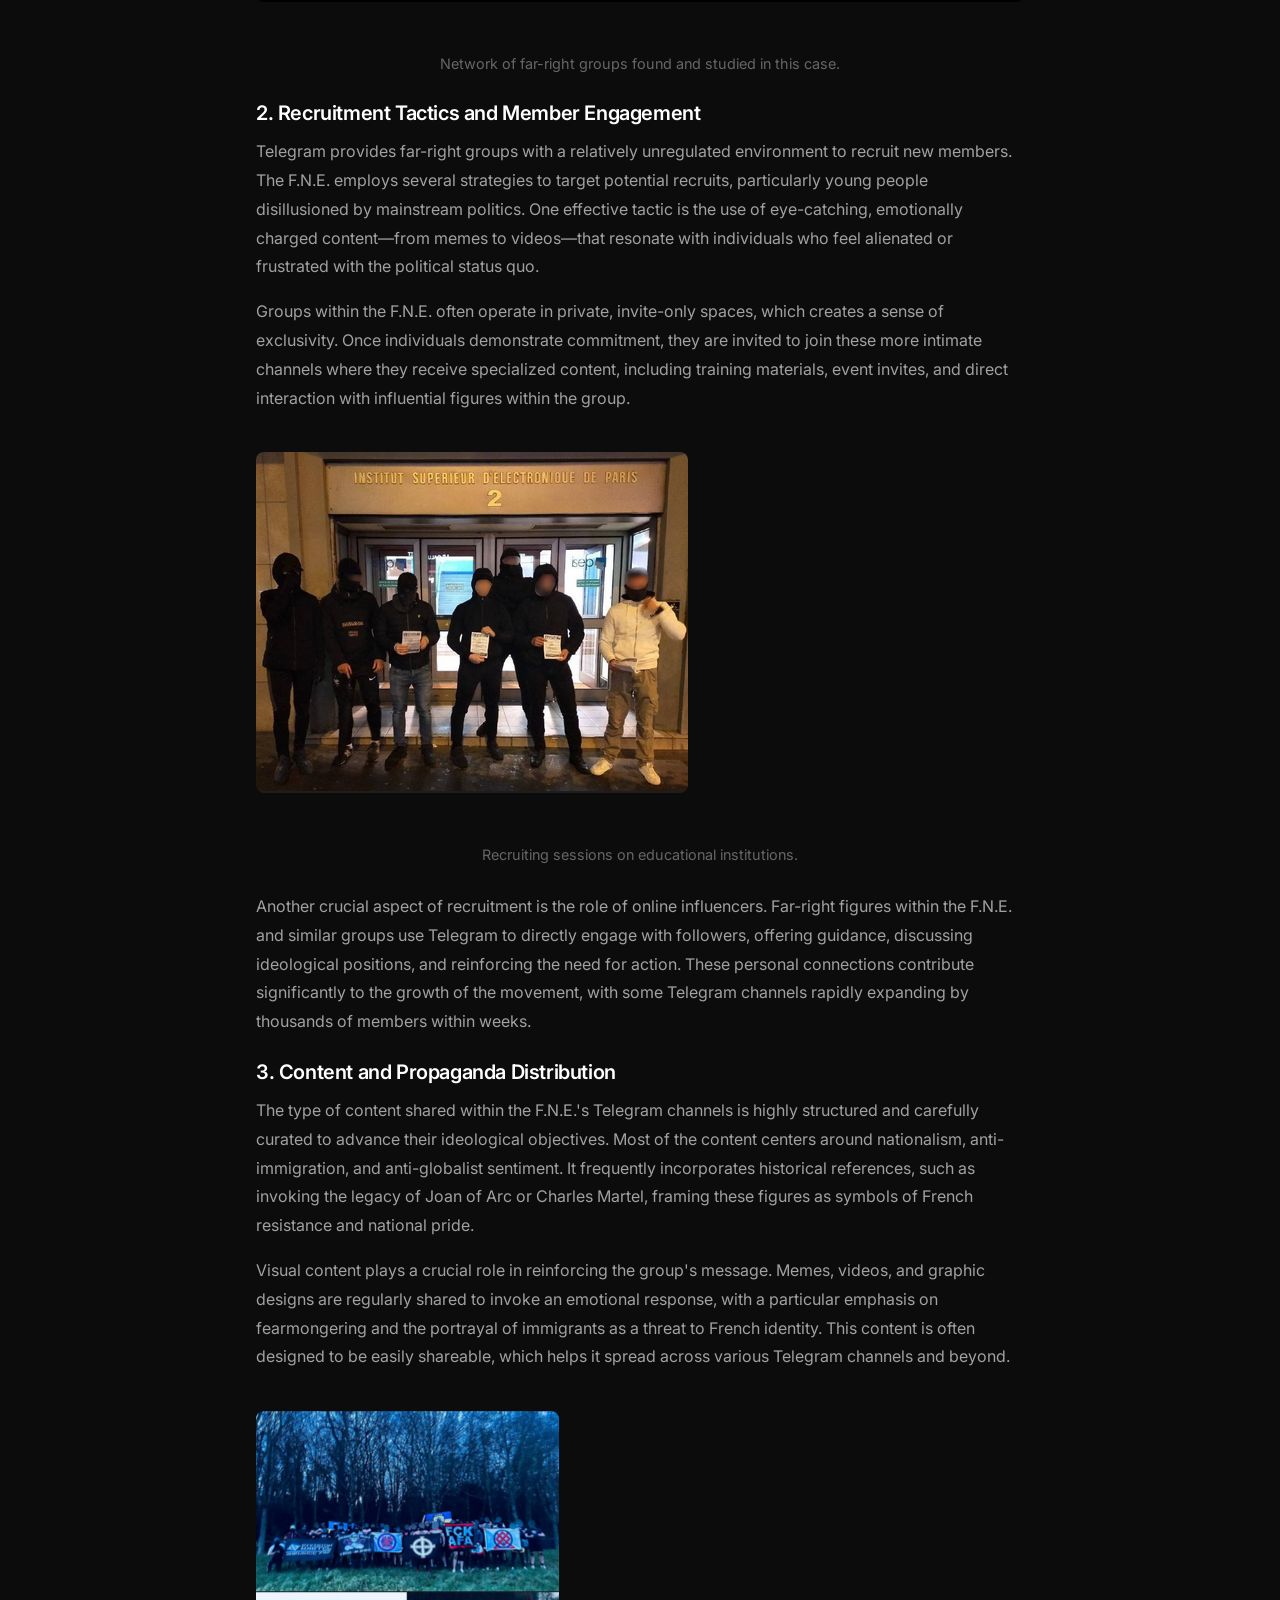
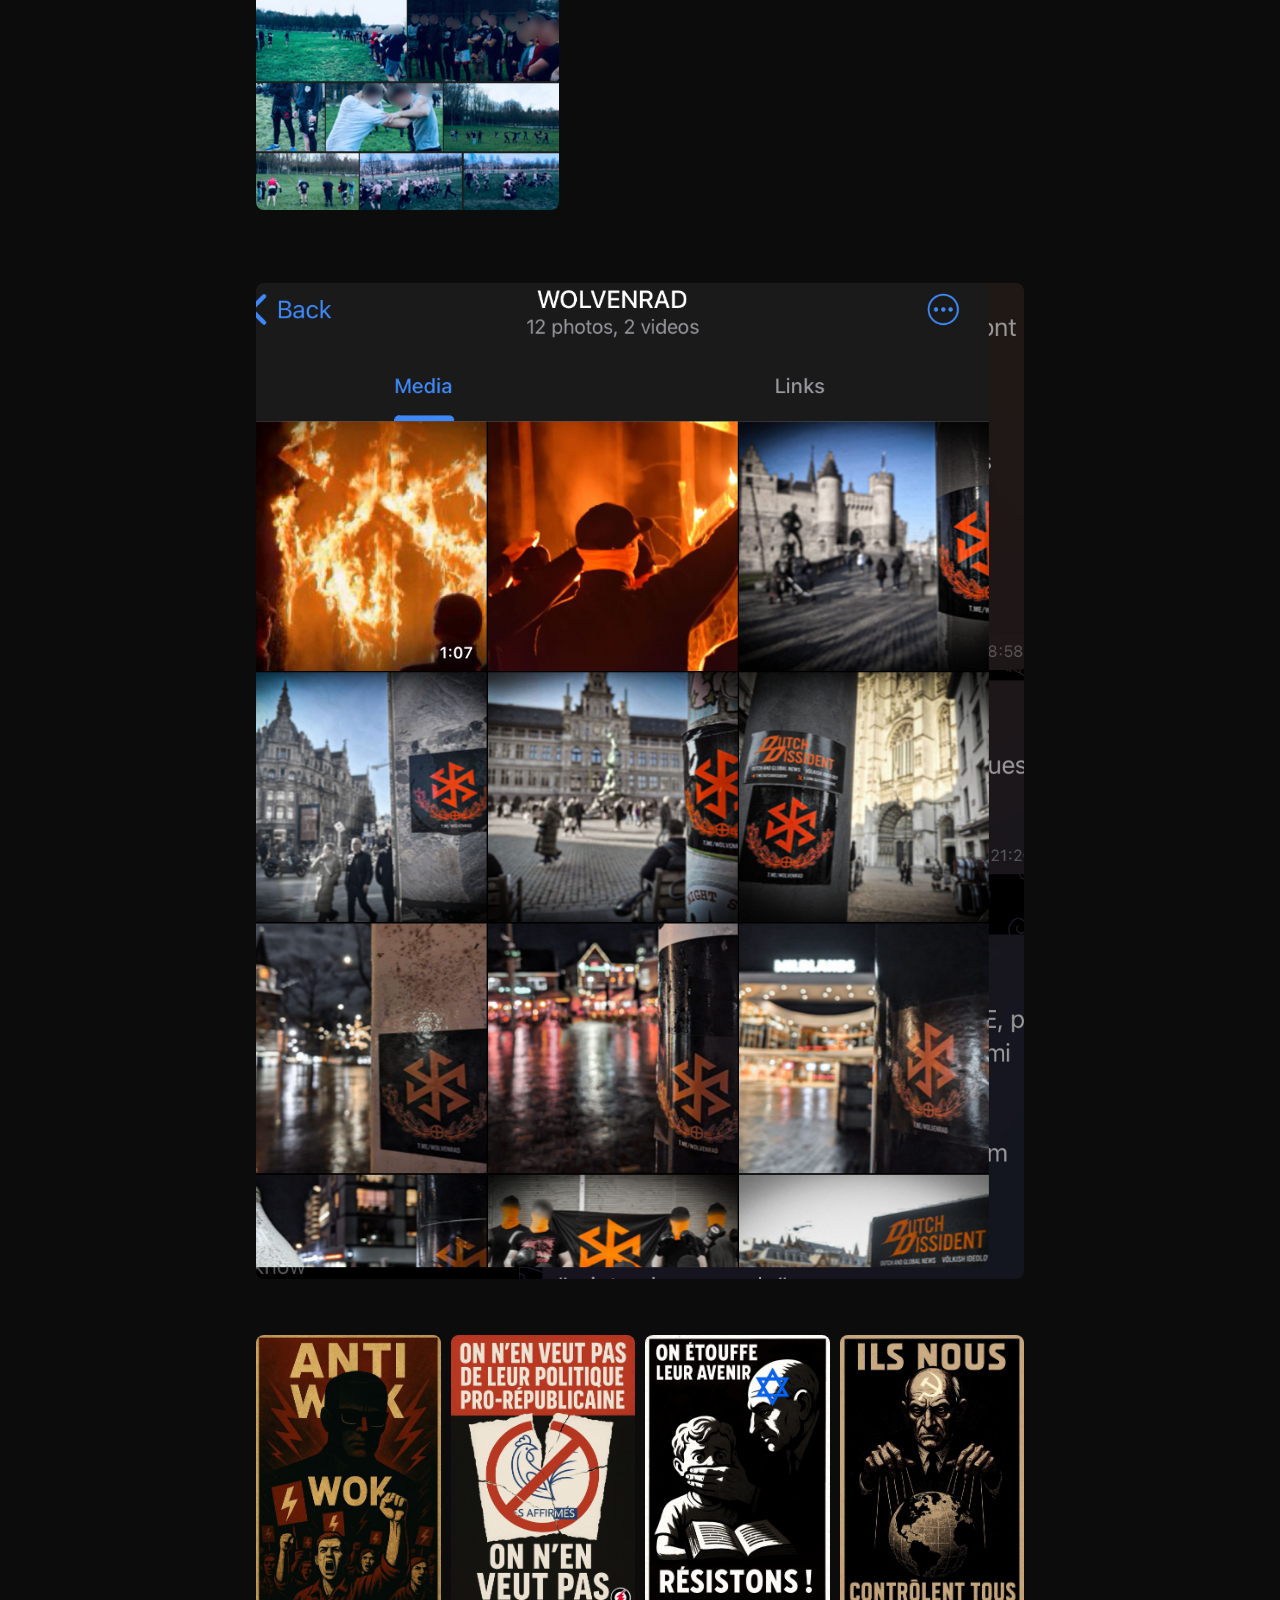
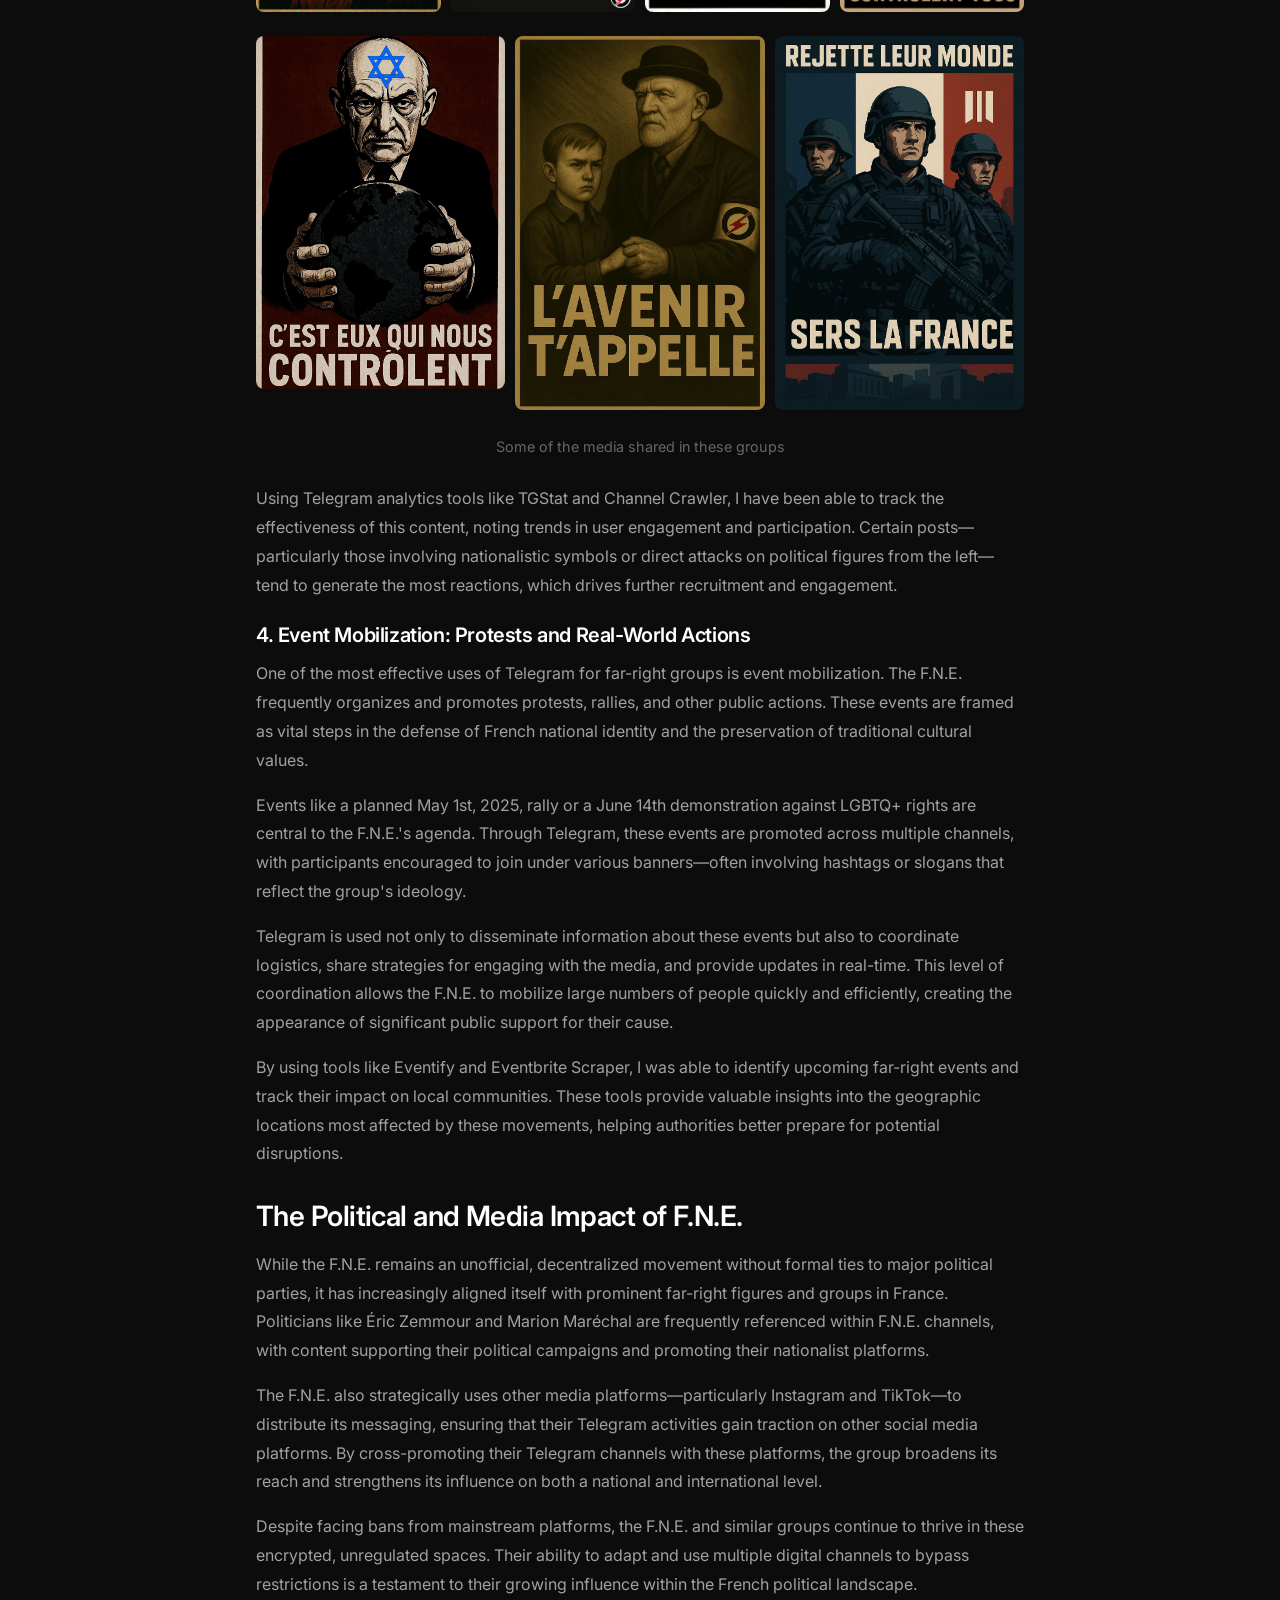
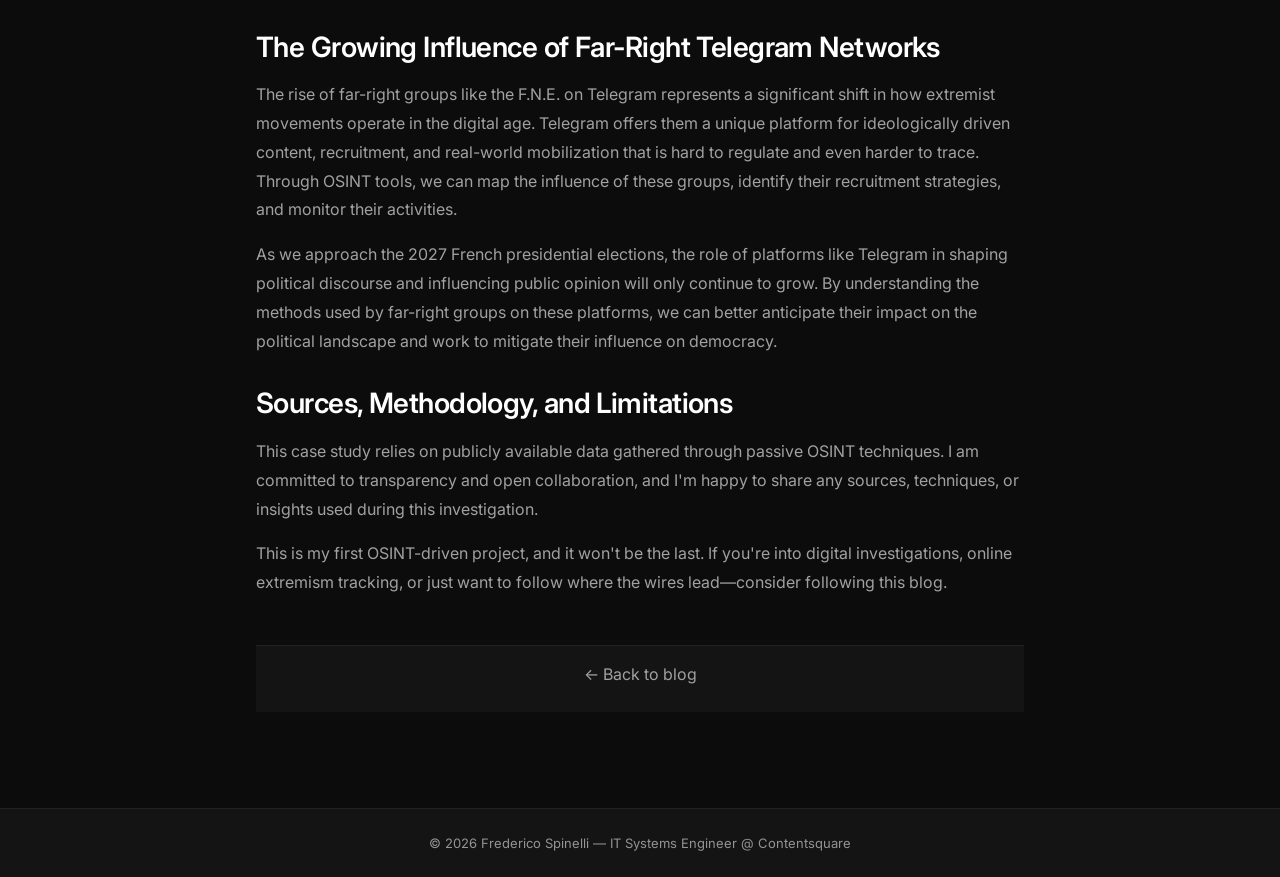
<file: posts/2025-04-29-osint-case-study-far-right-telegram-fne.html>
<!DOCTYPE html>
<html lang="en">
<head>
    <meta charset="UTF-8">
    <meta name="viewport" content="width=device-width, initial-scale=1.0">
    <title>OSINT Case Study: Far-Right French Political Influence on Telegram — Frederico Spinelli</title>
    <meta name="description" content="How Telegram Became a Strategic Hub for Far-Right Mobilization in France Ahead of the 2027 Elections">
    <link rel="stylesheet" href="../style.css">
    <link rel="preconnect" href="https://fonts.googleapis.com">
    <link rel="preconnect" href="https://fonts.gstatic.com" crossorigin>
    <link href="https://fonts.googleapis.com/css2?family=Inter:wght@400;500;600;700&display=swap" rel="stylesheet">
    <link rel="icon" type="image/x-icon" href="../favicon.ico">
    <script src="../components.js" defer></script>
</head>
<body>
    <div id="scroll-progress"></div>
    <site-header></site-header>

    <site-nav></site-nav>

    <main>
        <article class="post-content">
            <header class="post-header">
                <span class="post-date">April 29, 2025</span>
                <h1>OSINT Case Study: Far-Right French Political Influence on Telegram</h1>
                <h2 style="font-size: 1.1rem; font-weight: 400; color: var(--text-secondary); margin-top: 0.5rem;">The Front Nationaliste Européen (F.N.E.) and Beyond</h2>
                <div class="post-tags">
                    <span class="tag">OSINT</span>
                    <span class="tag">investigation</span>
                    <span class="tag">telegram</span>
                </div>
            </header>
            
            <div class="post-body">
                <p><strong>Author's Note:</strong> This article marks my first open-source intelligence (OSINT) case study. All findings presented here were gathered using passive OSINT techniques—no intrusive or unauthorized methods were employed.</p>

                <h2>The Digital Shift of Far-Right French Political Movements</h2>

                <p>The rise of Telegram as a tool for far-right groups in France is part of a broader global trend where extremist ideologies are increasingly propagated in encrypted online spaces. Traditional media and social networks, with their increasing reliance on content moderation and fact-checking, have pushed far-right groups to seek refuge in platforms that allow them to communicate freely without oversight.</p>

                <p><img src="img/osint/evolution-votes.jpeg" alt="Evolution of votes for the far-right in Europe" style="max-width: 100%; border-radius: 8px; margin: 1.5rem 0;"></p>

                <p>The Front Nationaliste Européen (F.N.E.), a far-right group led by "E" (a key figure known by his handle "_natio_kkk"), is a prime example of how these groups operate. The organization has quickly gained traction in nationalist circles and has become a significant force in the French far-right ecosystem.</p>

                <h2>Telegram as the Epicenter of Far-Right Mobilization</h2>

                <p>Far-right groups in France have leveraged Telegram to create a vast and complex network of channels, groups, and subgroups. These channels are dedicated to ideological discourse, event planning, propaganda distribution, and recruitment efforts. The decentralized structure of Telegram allows these groups to spread their message without the centralized control of mainstream platforms, making it harder for authorities to track and regulate their activities.</p>

                <div class="image-gallery" style="display: grid; grid-template-columns: repeat(3, 1fr); gap: 10px; margin: 1.5rem 0;">
                    <img src="img/osint/groups-gallery-1.jpeg" alt="Far-right groups network 1" style="width: 100%; border-radius: 8px;">
                    <img src="img/osint/groups-gallery-2.jpeg" alt="Far-right groups network 2" style="width: 100%; border-radius: 8px;">
                    <img src="img/osint/groups-gallery-3.jpeg" alt="Far-right groups network 3" style="width: 100%; border-radius: 8px;">
                </div>
                <p style="text-align: center; font-size: 0.9rem; color: #666; margin-bottom: 1.5rem;">Some of the groups found in this study case</p>

                <h3>1. The F.N.E.'s Network and Organizational Structure</h3>

                <p>The Front Nationaliste Européen's network on Telegram is sprawling, with numerous channels operating under different names and themes. Each channel serves a distinct purpose—some are focused on promoting anti-immigration rhetoric, while others organize protests, share propaganda, or discuss political strategy.</p>

                <p>"E", the leader of the F.N.E, is a rising figure within the French far-right, known for his vocal support of nationalist causes and his critique of liberal politics. Through his Telegram account, _natio_kkk, "E" spearheads a variety of activities designed to engage and mobilize supporters. One of the most significant aspects of his strategy is the way he uses Telegram to give a sense of community to his followers, blending a mixture of militant imagery, historical references, and nationalist rhetoric to inspire loyalty.</p>

                <p>"E" channels are not just about spreading content; they are tools for coordinating action. This includes organizing public demonstrations, as well as rallying support for far-right political figures like Éric Zemmour and Jordan Bardella. The group is careful to frame these activities as part of a larger European nationalist movement, aligning itself with like-minded organizations across the continent.</p>

                <p><img src="img/osint/network-map.jpeg" alt="Network of far-right groups" style="max-width: 100%; border-radius: 8px; margin: 1.5rem 0;"></p>
                <p style="text-align: center; font-size: 0.9rem; color: #666; margin-bottom: 1.5rem;">Network of far-right groups found and studied in this case.</p>

                <h3>2. Recruitment Tactics and Member Engagement</h3>

                <p>Telegram provides far-right groups with a relatively unregulated environment to recruit new members. The F.N.E. employs several strategies to target potential recruits, particularly young people disillusioned by mainstream politics. One effective tactic is the use of eye-catching, emotionally charged content—from memes to videos—that resonate with individuals who feel alienated or frustrated with the political status quo.</p>

                <p>Groups within the F.N.E. often operate in private, invite-only spaces, which creates a sense of exclusivity. Once individuals demonstrate commitment, they are invited to join these more intimate channels where they receive specialized content, including training materials, event invites, and direct interaction with influential figures within the group.</p>

                <p><img src="img/osint/recruiting-sessions.png" alt="Recruiting sessions on educational institutions" style="max-width: 100%; border-radius: 8px; margin: 1.5rem 0;"></p>
                <p style="text-align: center; font-size: 0.9rem; color: #666; margin-bottom: 1.5rem;">Recruiting sessions on educational institutions.</p>

                <p>Another crucial aspect of recruitment is the role of online influencers. Far-right figures within the F.N.E. and similar groups use Telegram to directly engage with followers, offering guidance, discussing ideological positions, and reinforcing the need for action. These personal connections contribute significantly to the growth of the movement, with some Telegram channels rapidly expanding by thousands of members within weeks.</p>

                <h3>3. Content and Propaganda Distribution</h3>

                <p>The type of content shared within the F.N.E.'s Telegram channels is highly structured and carefully curated to advance their ideological objectives. Most of the content centers around nationalism, anti-immigration, and anti-globalist sentiment. It frequently incorporates historical references, such as invoking the legacy of Joan of Arc or Charles Martel, framing these figures as symbols of French resistance and national pride.</p>

                <p>Visual content plays a crucial role in reinforcing the group's message. Memes, videos, and graphic designs are regularly shared to invoke an emotional response, with a particular emphasis on fearmongering and the portrayal of immigrants as a threat to French identity. This content is often designed to be easily shareable, which helps it spread across various Telegram channels and beyond.</p>

                <p><img src="img/osint/poster-meme.png" alt="Example poster/meme" style="max-width: 100%; border-radius: 8px; margin: 1.5rem 0;"></p>

                <p><img src="img/osint/propaganda-post.jpeg" alt="Example of propaganda post" style="max-width: 100%; border-radius: 8px; margin: 1.5rem 0;"></p>

                <div class="image-gallery" style="display: grid; grid-template-columns: repeat(4, 1fr); gap: 10px; margin: 1.5rem 0;">
                    <img src="img/osint/media-gallery-1.jpeg" alt="Media shared in groups 1" style="width: 100%; border-radius: 8px;">
                    <img src="img/osint/media-gallery-2.jpeg" alt="Media shared in groups 2" style="width: 100%; border-radius: 8px;">
                    <img src="img/osint/media-gallery-3.jpeg" alt="Media shared in groups 3" style="width: 100%; border-radius: 8px;">
                    <img src="img/osint/media-gallery-4.jpeg" alt="Media shared in groups 4" style="width: 100%; border-radius: 8px;">
                </div>

                <div class="image-gallery" style="display: grid; grid-template-columns: repeat(3, 1fr); gap: 10px; margin: 0.5rem 0 1.5rem;">
                    <img src="img/osint/media-gallery-5.jpeg" alt="Media shared in groups 5" style="width: 100%; border-radius: 8px;">
                    <img src="img/osint/media-gallery-6.jpeg" alt="Media shared in groups 6" style="width: 100%; border-radius: 8px;">
                    <img src="img/osint/media-gallery-7.jpeg" alt="Media shared in groups 7" style="width: 100%; border-radius: 8px;">
                </div>
                <p style="text-align: center; font-size: 0.9rem; color: #666; margin-bottom: 1.5rem;">Some of the media shared in these groups</p>

                <p>Using Telegram analytics tools like TGStat and Channel Crawler, I have been able to track the effectiveness of this content, noting trends in user engagement and participation. Certain posts—particularly those involving nationalistic symbols or direct attacks on political figures from the left—tend to generate the most reactions, which drives further recruitment and engagement.</p>

                <h3>4. Event Mobilization: Protests and Real-World Actions</h3>

                <p>One of the most effective uses of Telegram for far-right groups is event mobilization. The F.N.E. frequently organizes and promotes protests, rallies, and other public actions. These events are framed as vital steps in the defense of French national identity and the preservation of traditional cultural values.</p>

                <p>Events like a planned May 1st, 2025, rally or a June 14th demonstration against LGBTQ+ rights are central to the F.N.E.'s agenda. Through Telegram, these events are promoted across multiple channels, with participants encouraged to join under various banners—often involving hashtags or slogans that reflect the group's ideology.</p>

                <p>Telegram is used not only to disseminate information about these events but also to coordinate logistics, share strategies for engaging with the media, and provide updates in real-time. This level of coordination allows the F.N.E. to mobilize large numbers of people quickly and efficiently, creating the appearance of significant public support for their cause.</p>

                <p>By using tools like Eventify and Eventbrite Scraper, I was able to identify upcoming far-right events and track their impact on local communities. These tools provide valuable insights into the geographic locations most affected by these movements, helping authorities better prepare for potential disruptions.</p>

                <h2>The Political and Media Impact of F.N.E.</h2>

                <p>While the F.N.E. remains an unofficial, decentralized movement without formal ties to major political parties, it has increasingly aligned itself with prominent far-right figures and groups in France. Politicians like Éric Zemmour and Marion Maréchal are frequently referenced within F.N.E. channels, with content supporting their political campaigns and promoting their nationalist platforms.</p>

                <p>The F.N.E. also strategically uses other media platforms—particularly Instagram and TikTok—to distribute its messaging, ensuring that their Telegram activities gain traction on other social media platforms. By cross-promoting their Telegram channels with these platforms, the group broadens its reach and strengthens its influence on both a national and international level.</p>

                <p>Despite facing bans from mainstream platforms, the F.N.E. and similar groups continue to thrive in these encrypted, unregulated spaces. Their ability to adapt and use multiple digital channels to bypass restrictions is a testament to their growing influence within the French political landscape.</p>

                <h2>The Growing Influence of Far-Right Telegram Networks</h2>

                <p>The rise of far-right groups like the F.N.E. on Telegram represents a significant shift in how extremist movements operate in the digital age. Telegram offers them a unique platform for ideologically driven content, recruitment, and real-world mobilization that is hard to regulate and even harder to trace. Through OSINT tools, we can map the influence of these groups, identify their recruitment strategies, and monitor their activities.</p>

                <p>As we approach the 2027 French presidential elections, the role of platforms like Telegram in shaping political discourse and influencing public opinion will only continue to grow. By understanding the methods used by far-right groups on these platforms, we can better anticipate their impact on the political landscape and work to mitigate their influence on democracy.</p>

                <h2>Sources, Methodology, and Limitations</h2>

                <p>This case study relies on publicly available data gathered through passive OSINT techniques. I am committed to transparency and open collaboration, and I'm happy to share any sources, techniques, or insights used during this investigation.</p>

                <p>This is my first OSINT-driven project, and it won't be the last. If you're into digital investigations, online extremism tracking, or just want to follow where the wires lead—consider following this blog.</p>
            </div>

            <footer class="post-footer">
                <a href="../blog.html" class="back-link">← Back to blog</a>
            </footer>
        </article>
    </main>

    <site-footer></site-footer>
</body>
</html>
</file>
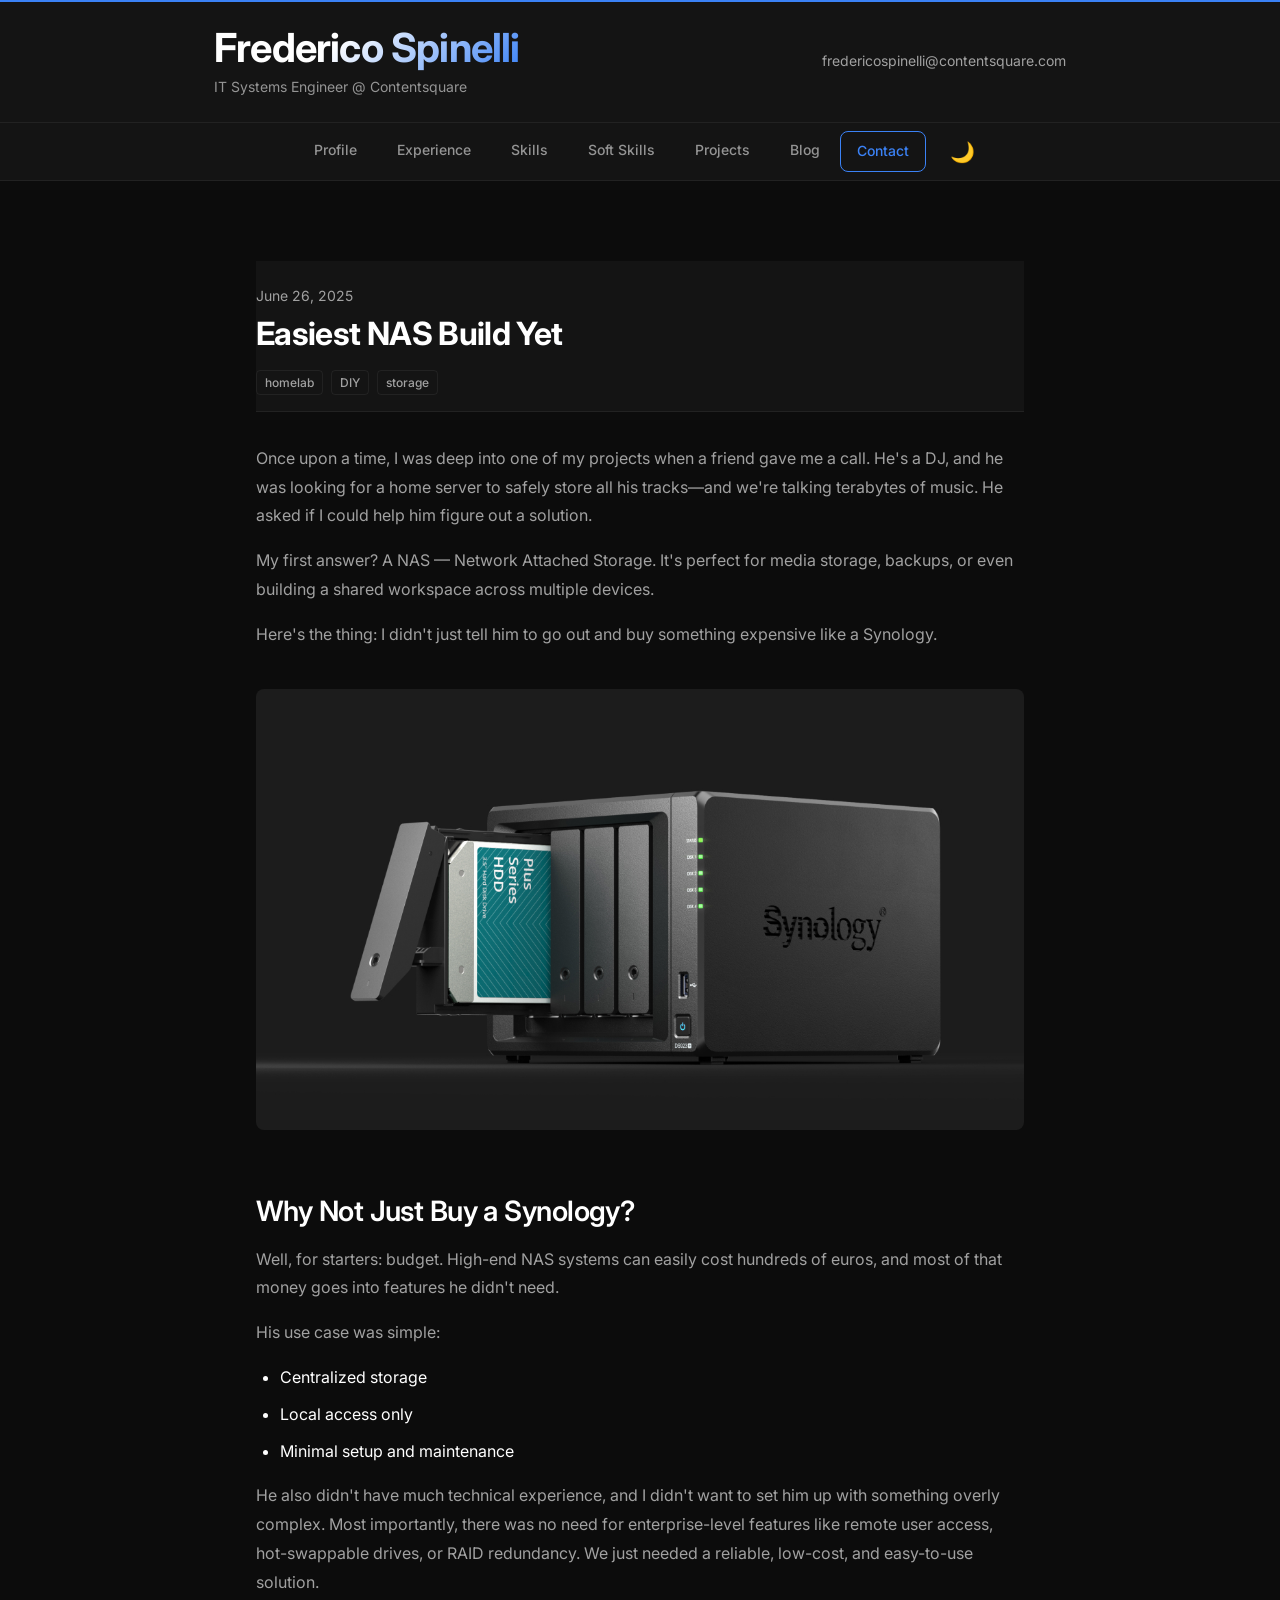
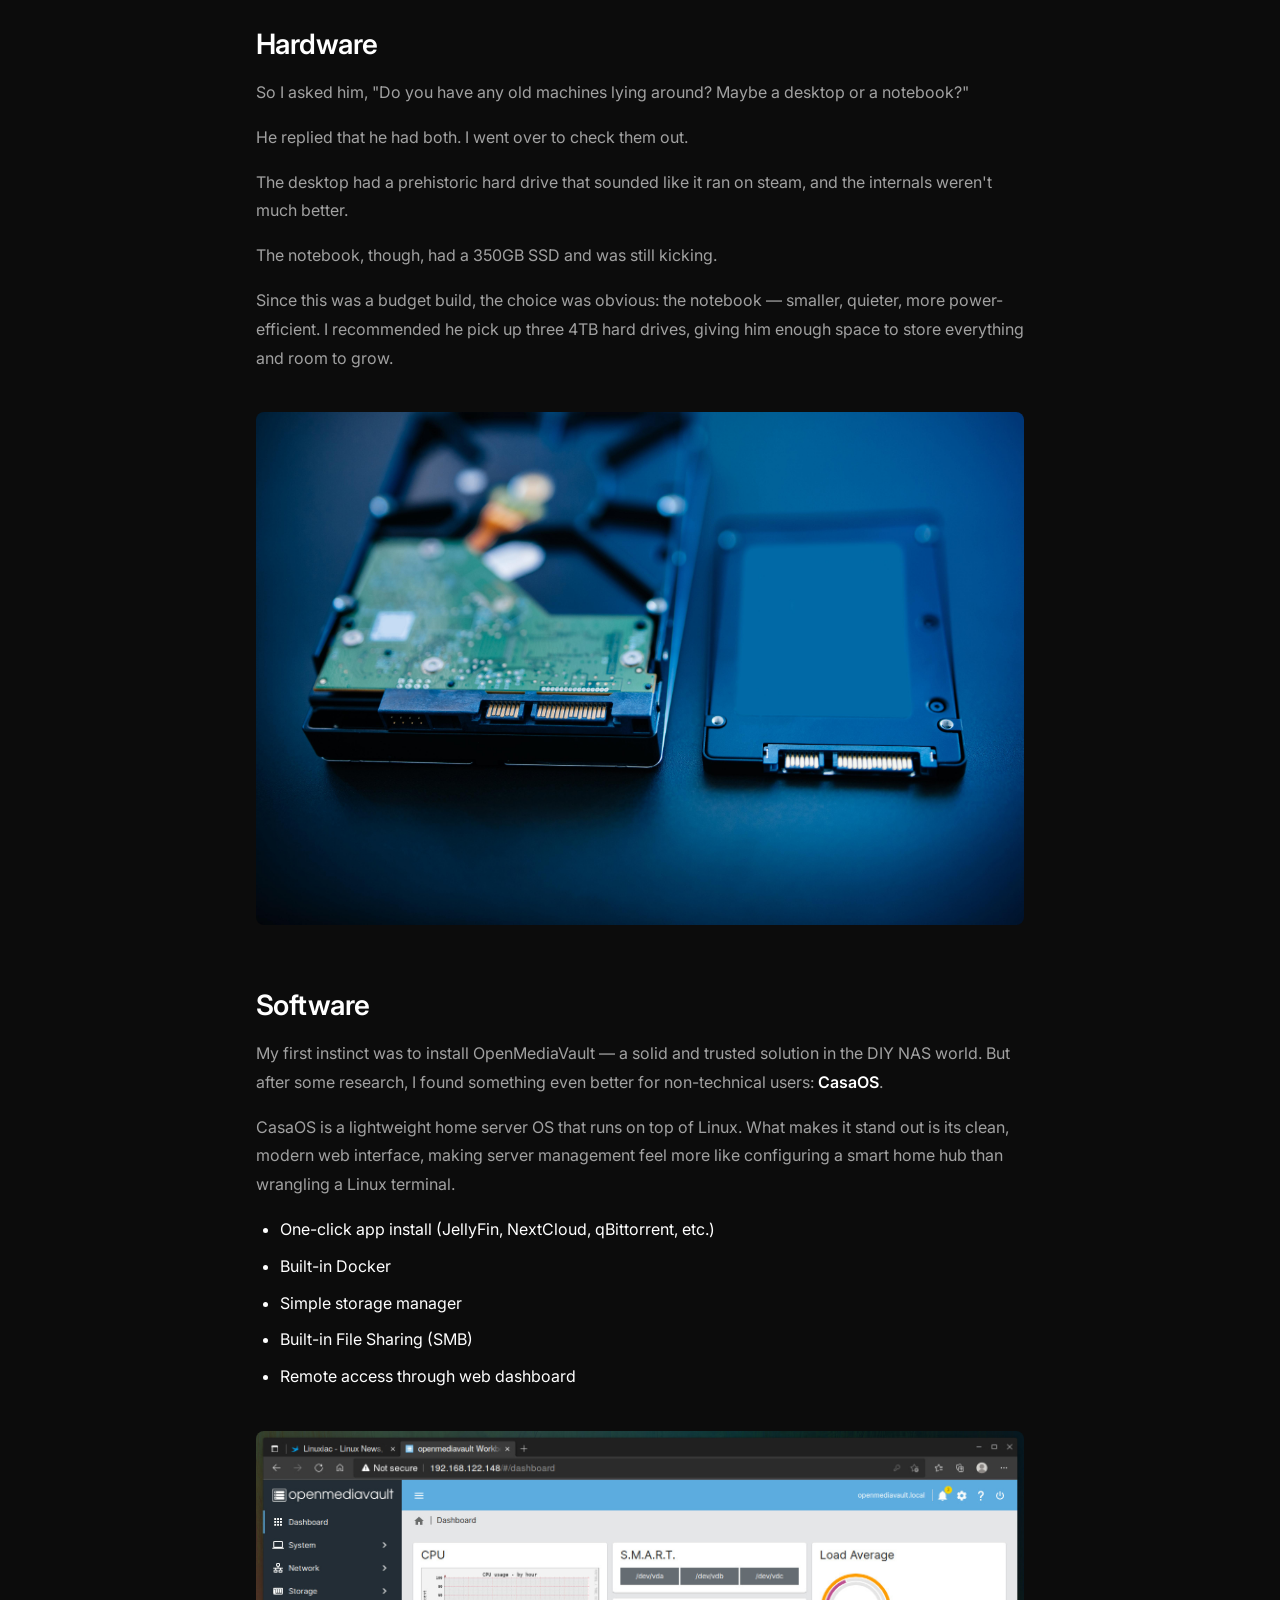
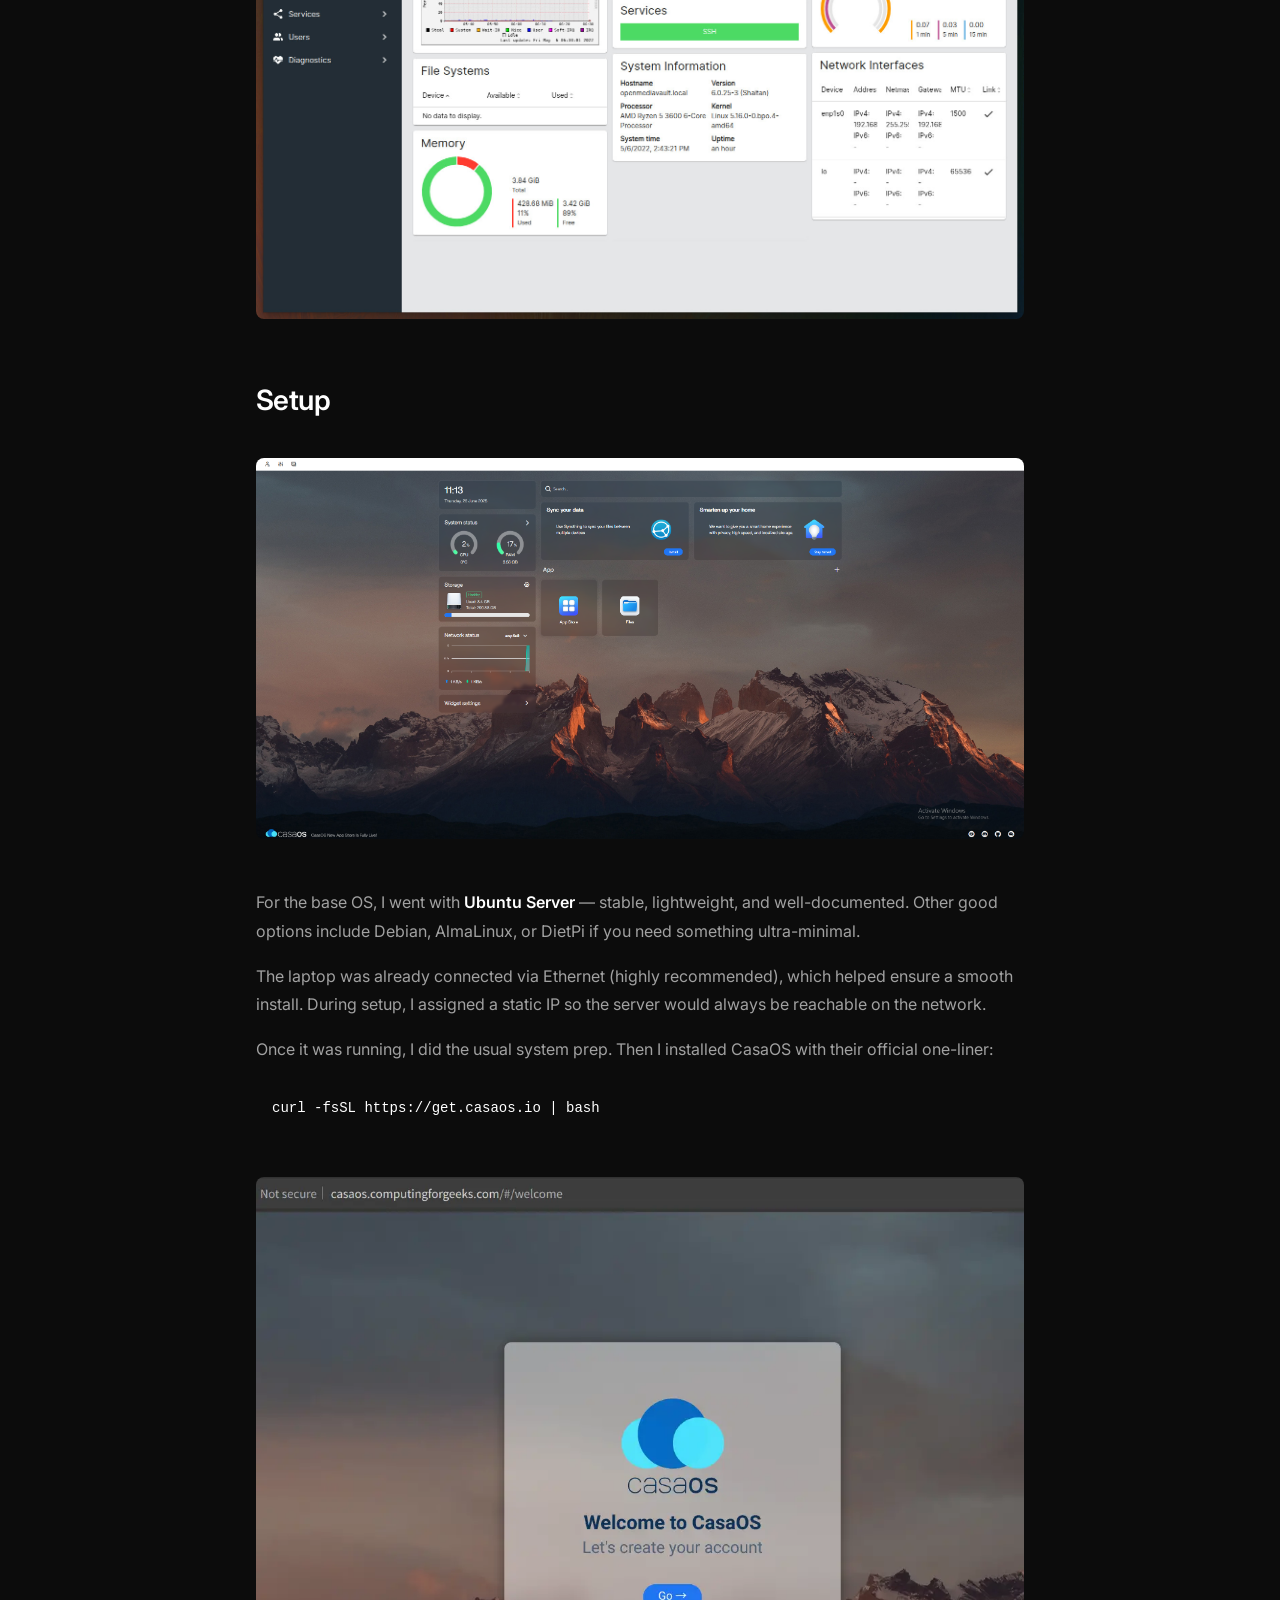
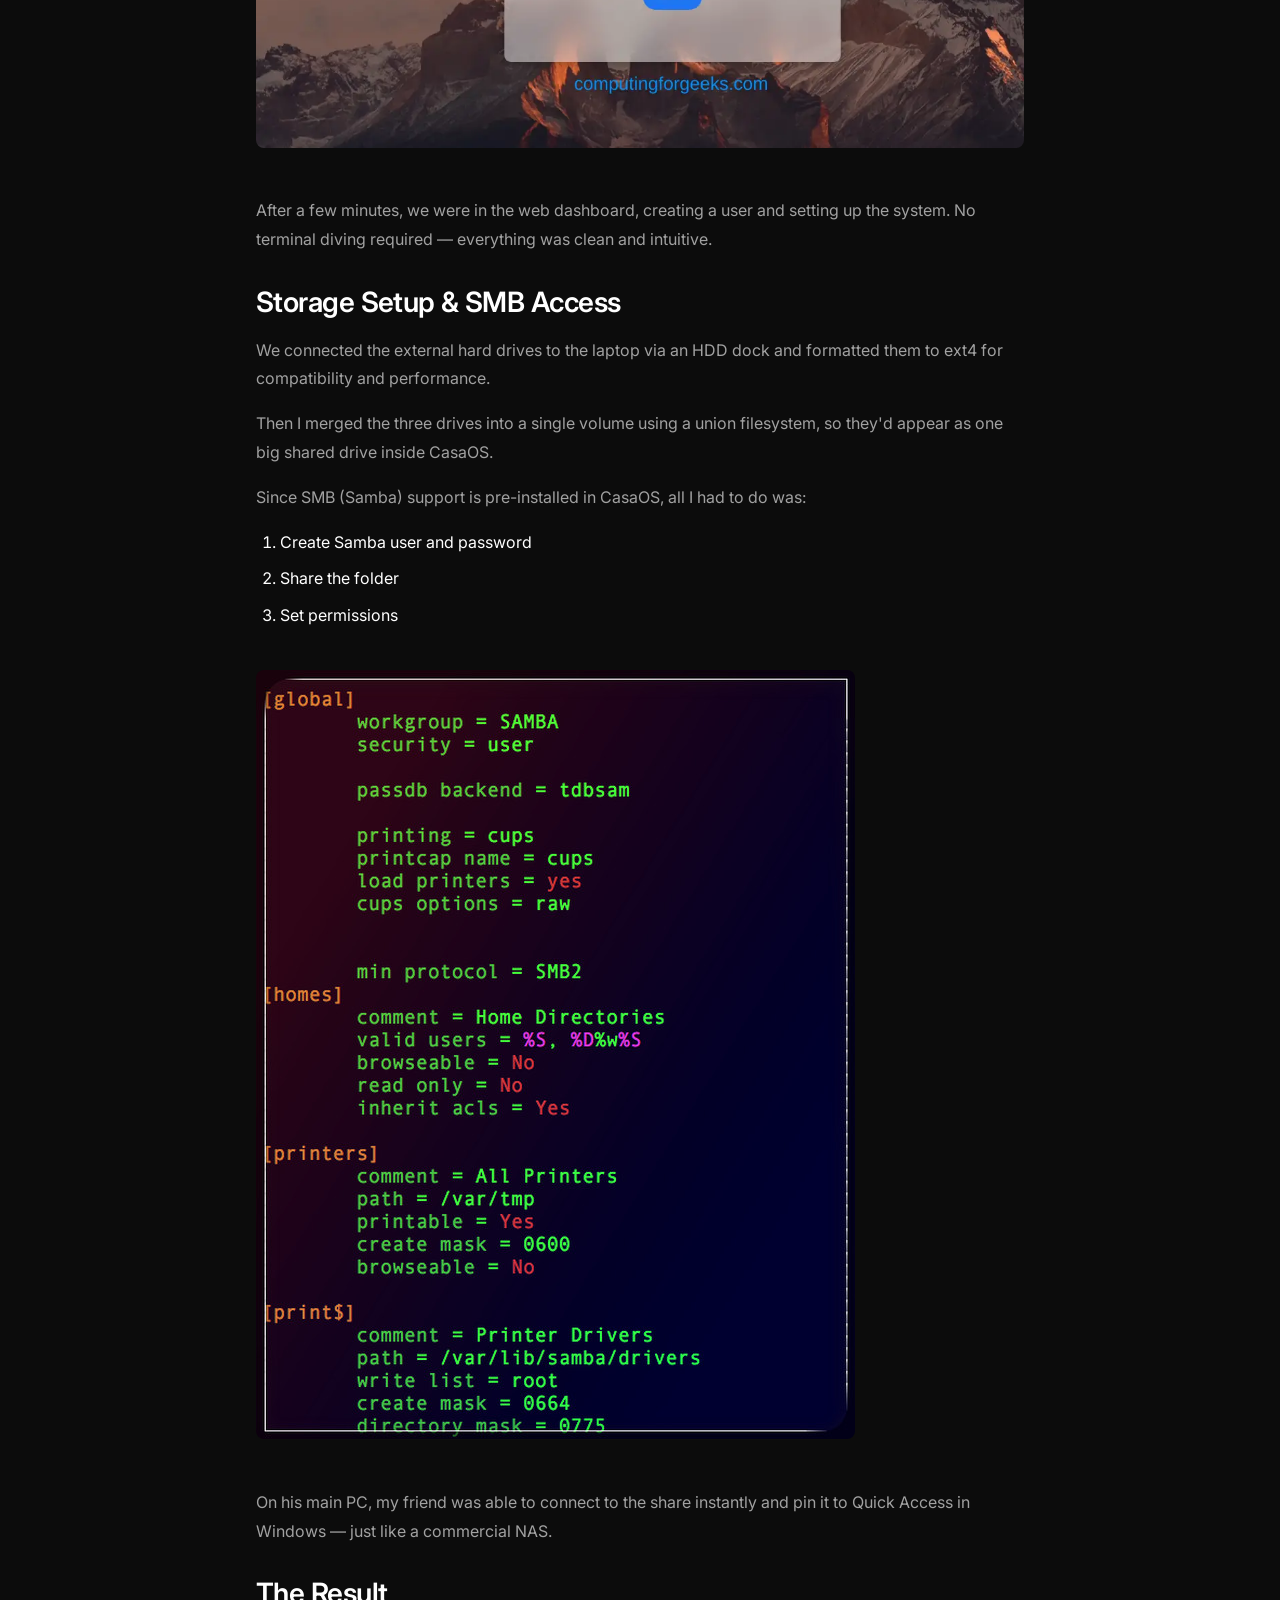
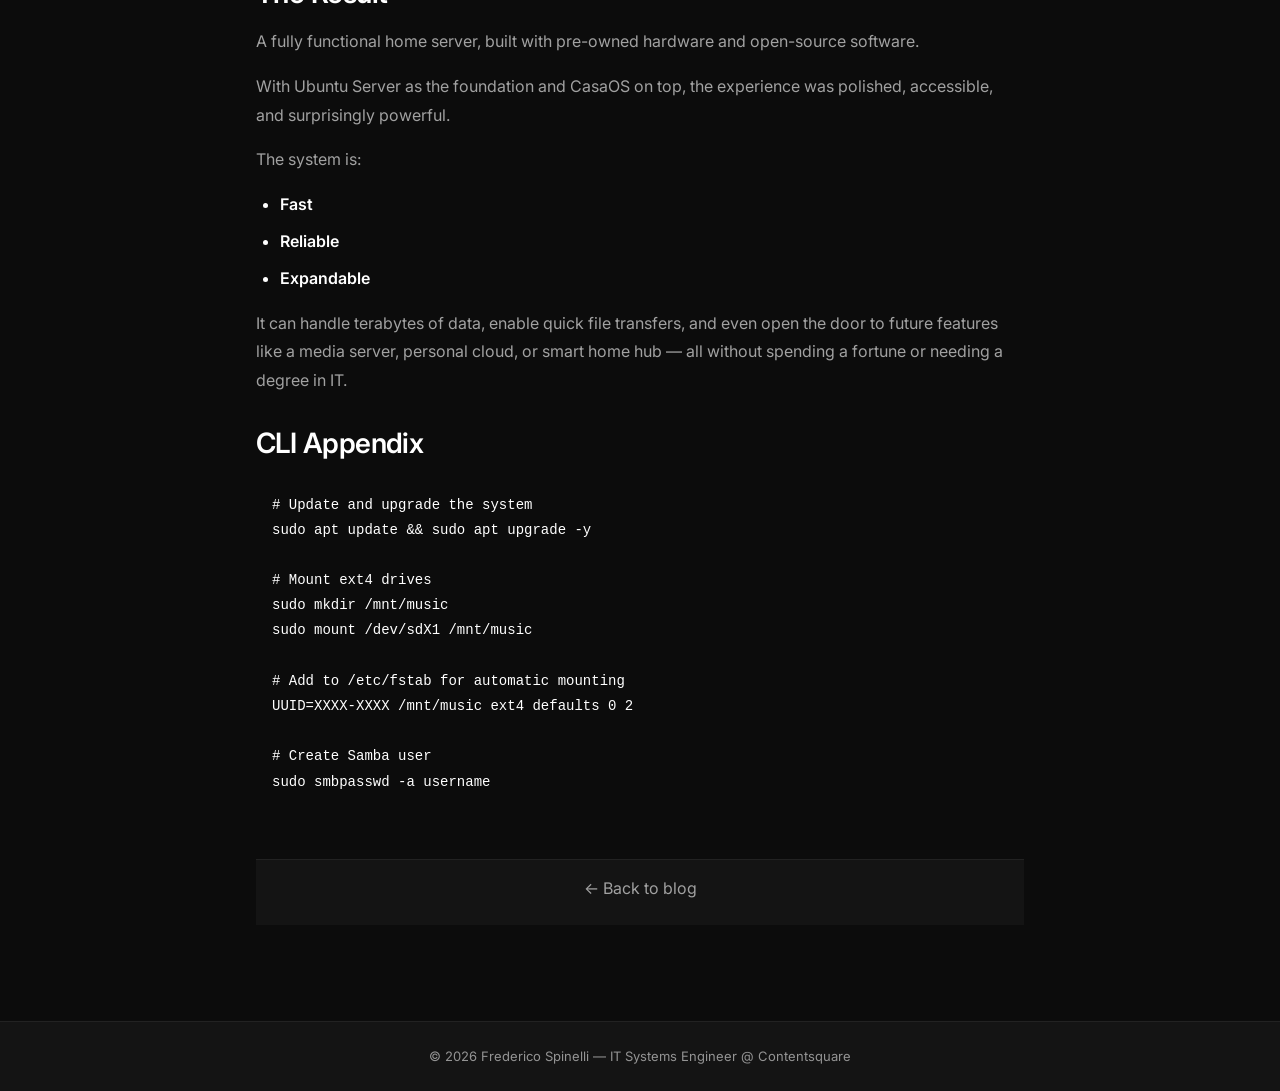
<file: posts/2025-06-26-easiest-nas-build-yet.html>
<!DOCTYPE html>
<html lang="en">
<head>
    <meta charset="UTF-8">
    <meta name="viewport" content="width=device-width, initial-scale=1.0">
    <title>Easiest NAS Build Yet — Frederico Spinelli</title>
    <meta name="description" content="Building a budget NAS with an old laptop and CasaOS for a friend's music collection">
    <link rel="stylesheet" href="../style.css">
    <link rel="preconnect" href="https://fonts.googleapis.com">
    <link rel="preconnect" href="https://fonts.gstatic.com" crossorigin>
    <link href="https://fonts.googleapis.com/css2?family=Inter:wght@400;500;600;700&display=swap" rel="stylesheet">
    <link rel="icon" type="image/x-icon" href="../favicon.ico">
    <script src="../components.js" defer></script>
</head>
<body>
    <div id="scroll-progress"></div>
    <site-header></site-header>

    <site-nav></site-nav>

    <main>
        <article class="post-content">
            <header class="post-header">
                <span class="post-date">June 26, 2025</span>
                <h1>Easiest NAS Build Yet</h1>
                <div class="post-tags">
                    <span class="tag">homelab</span>
                    <span class="tag">DIY</span>
                    <span class="tag">storage</span>
                </div>
            </header>
            
            <div class="post-body">
                <p>Once upon a time, I was deep into one of my projects when a friend gave me a call. He's a DJ, and he was looking for a home server to safely store all his tracks—and we're talking terabytes of music. He asked if I could help him figure out a solution.</p>

                <p>My first answer? A NAS — Network Attached Storage. It's perfect for media storage, backups, or even building a shared workspace across multiple devices.</p>

                <p>Here's the thing: I didn't just tell him to go out and buy something expensive like a Synology.</p>

                <p><img src="img/nas/laptop-nas-build.jpeg" alt="Laptop NAS build" style="max-width: 100%; border-radius: 8px; margin: 1.5rem 0;"></p>

                <h2>Why Not Just Buy a Synology?</h2>

                <p>Well, for starters: budget. High-end NAS systems can easily cost hundreds of euros, and most of that money goes into features he didn't need.</p>

                <p>His use case was simple:</p>
                <ul>
                    <li>Centralized storage</li>
                    <li>Local access only</li>
                    <li>Minimal setup and maintenance</li>
                </ul>

                <p>He also didn't have much technical experience, and I didn't want to set him up with something overly complex. Most importantly, there was no need for enterprise-level features like remote user access, hot-swappable drives, or RAID redundancy. We just needed a reliable, low-cost, and easy-to-use solution.</p>

                <h2>Hardware</h2>

                <p>So I asked him, "Do you have any old machines lying around? Maybe a desktop or a notebook?"</p>

                <p>He replied that he had both. I went over to check them out.</p>

                <p>The desktop had a prehistoric hard drive that sounded like it ran on steam, and the internals weren't much better.</p>

                <p>The notebook, though, had a 350GB SSD and was still kicking.</p>

                <p>Since this was a budget build, the choice was obvious: the notebook — smaller, quieter, more power-efficient. I recommended he pick up three 4TB hard drives, giving him enough space to store everything and room to grow.</p>

                <p><img src="img/nas/hard-drives.jpeg" alt="Hard drives for NAS" style="max-width: 100%; border-radius: 8px; margin: 1.5rem 0;"></p>

                <h2>Software</h2>

                <p>My first instinct was to install OpenMediaVault — a solid and trusted solution in the DIY NAS world. But after some research, I found something even better for non-technical users: <strong>CasaOS</strong>.</p>

                <p>CasaOS is a lightweight home server OS that runs on top of Linux. What makes it stand out is its clean, modern web interface, making server management feel more like configuring a smart home hub than wrangling a Linux terminal.</p>

                <ul>
                    <li>One-click app install (JellyFin, NextCloud, qBittorrent, etc.)</li>
                    <li>Built-in Docker</li>
                    <li>Simple storage manager</li>
                    <li>Built-in File Sharing (SMB)</li>
                    <li>Remote access through web dashboard</li>
                </ul>

                <p><img src="img/nas/casaos-dashboard.jpeg" alt="CasaOS dashboard" style="max-width: 100%; border-radius: 8px; margin: 1.5rem 0;"></p>

                <h2>Setup</h2>

                <p><img src="img/nas/samba-config.png" alt="Ubuntu Server CLI" style="max-width: 100%; border-radius: 8px; margin: 1.5rem 0;"></p>

                <p>For the base OS, I went with <strong>Ubuntu Server</strong> — stable, lightweight, and well-documented. Other good options include Debian, AlmaLinux, or DietPi if you need something ultra-minimal.</p>

                <p>The laptop was already connected via Ethernet (highly recommended), which helped ensure a smooth install. During setup, I assigned a static IP so the server would always be reachable on the network.</p>

                <p>Once it was running, I did the usual system prep. Then I installed CasaOS with their official one-liner:</p>

                <pre><code>curl -fsSL https://get.casaos.io | bash</code></pre>

                <p><img src="img/nas/casaos-install.webp" alt="CasaOS install" style="max-width: 100%; border-radius: 8px; margin: 1.5rem 0;"></p>

                <p>After a few minutes, we were in the web dashboard, creating a user and setting up the system. No terminal diving required — everything was clean and intuitive.</p>

                <h2>Storage Setup & SMB Access</h2>

                <p>We connected the external hard drives to the laptop via an HDD dock and formatted them to ext4 for compatibility and performance.</p>

                <p>Then I merged the three drives into a single volume using a union filesystem, so they'd appear as one big shared drive inside CasaOS.</p>

                <p>Since SMB (Samba) support is pre-installed in CasaOS, all I had to do was:</p>
                <ol>
                    <li>Create Samba user and password</li>
                    <li>Share the folder</li>
                    <li>Set permissions</li>
                </ol>

                <p><img src="img/nas/smb-share.jpeg" alt="SMB share access" style="max-width: 100%; border-radius: 8px; margin: 1.5rem 0;"></p>

                <p>On his main PC, my friend was able to connect to the share instantly and pin it to Quick Access in Windows — just like a commercial NAS.</p>

                <h2>The Result</h2>

                <p>A fully functional home server, built with pre-owned hardware and open-source software.</p>

                <p>With Ubuntu Server as the foundation and CasaOS on top, the experience was polished, accessible, and surprisingly powerful.</p>

                <p>The system is:</p>
                <ul>
                    <li><strong>Fast</strong></li>
                    <li><strong>Reliable</strong></li>
                    <li><strong>Expandable</strong></li>
                </ul>

                <p>It can handle terabytes of data, enable quick file transfers, and even open the door to future features like a media server, personal cloud, or smart home hub — all without spending a fortune or needing a degree in IT.</p>

                <h2>CLI Appendix</h2>

                <pre><code># Update and upgrade the system
sudo apt update && sudo apt upgrade -y

# Mount ext4 drives
sudo mkdir /mnt/music
sudo mount /dev/sdX1 /mnt/music

# Add to /etc/fstab for automatic mounting
UUID=XXXX-XXXX /mnt/music ext4 defaults 0 2

# Create Samba user
sudo smbpasswd -a username</code></pre>
            </div>

            <footer class="post-footer">
                <a href="../blog.html" class="back-link">← Back to blog</a>
            </footer>
        </article>
    </main>

    <site-footer></site-footer>
</body>
</html>
</file>
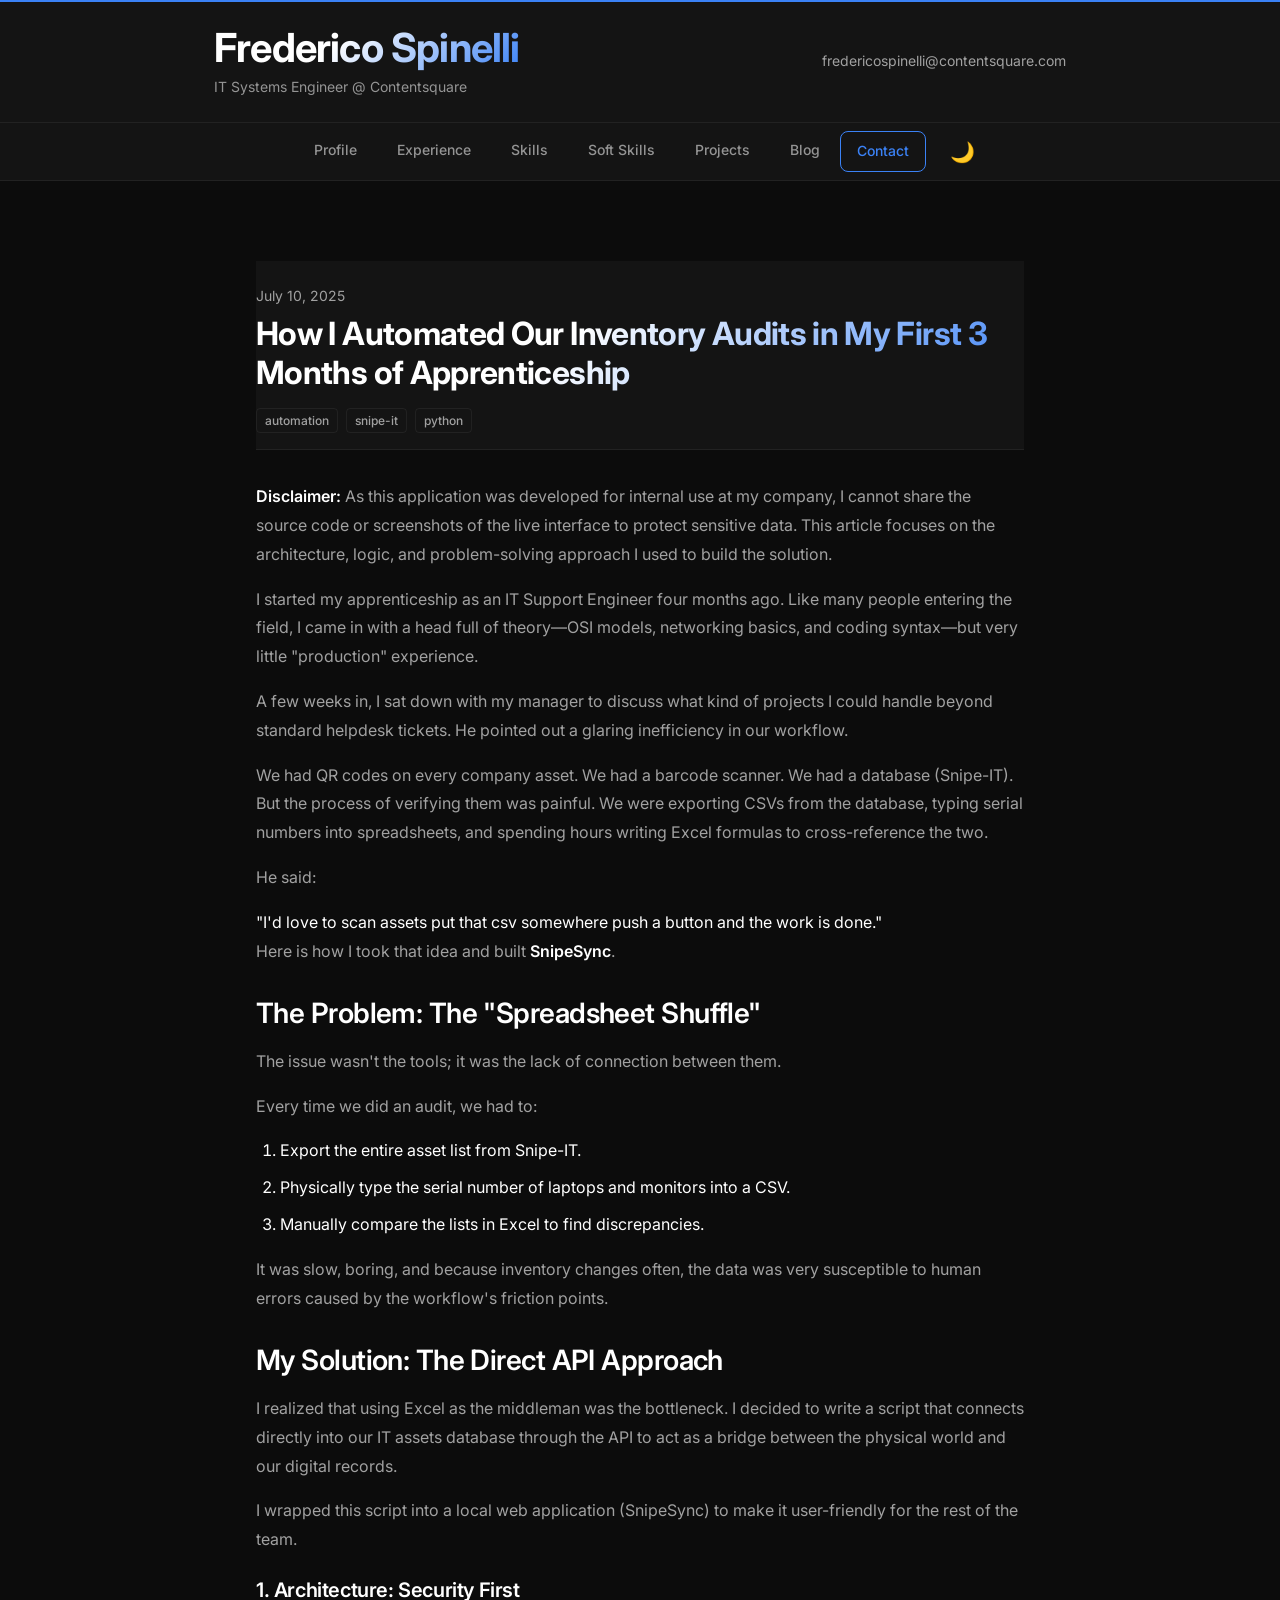
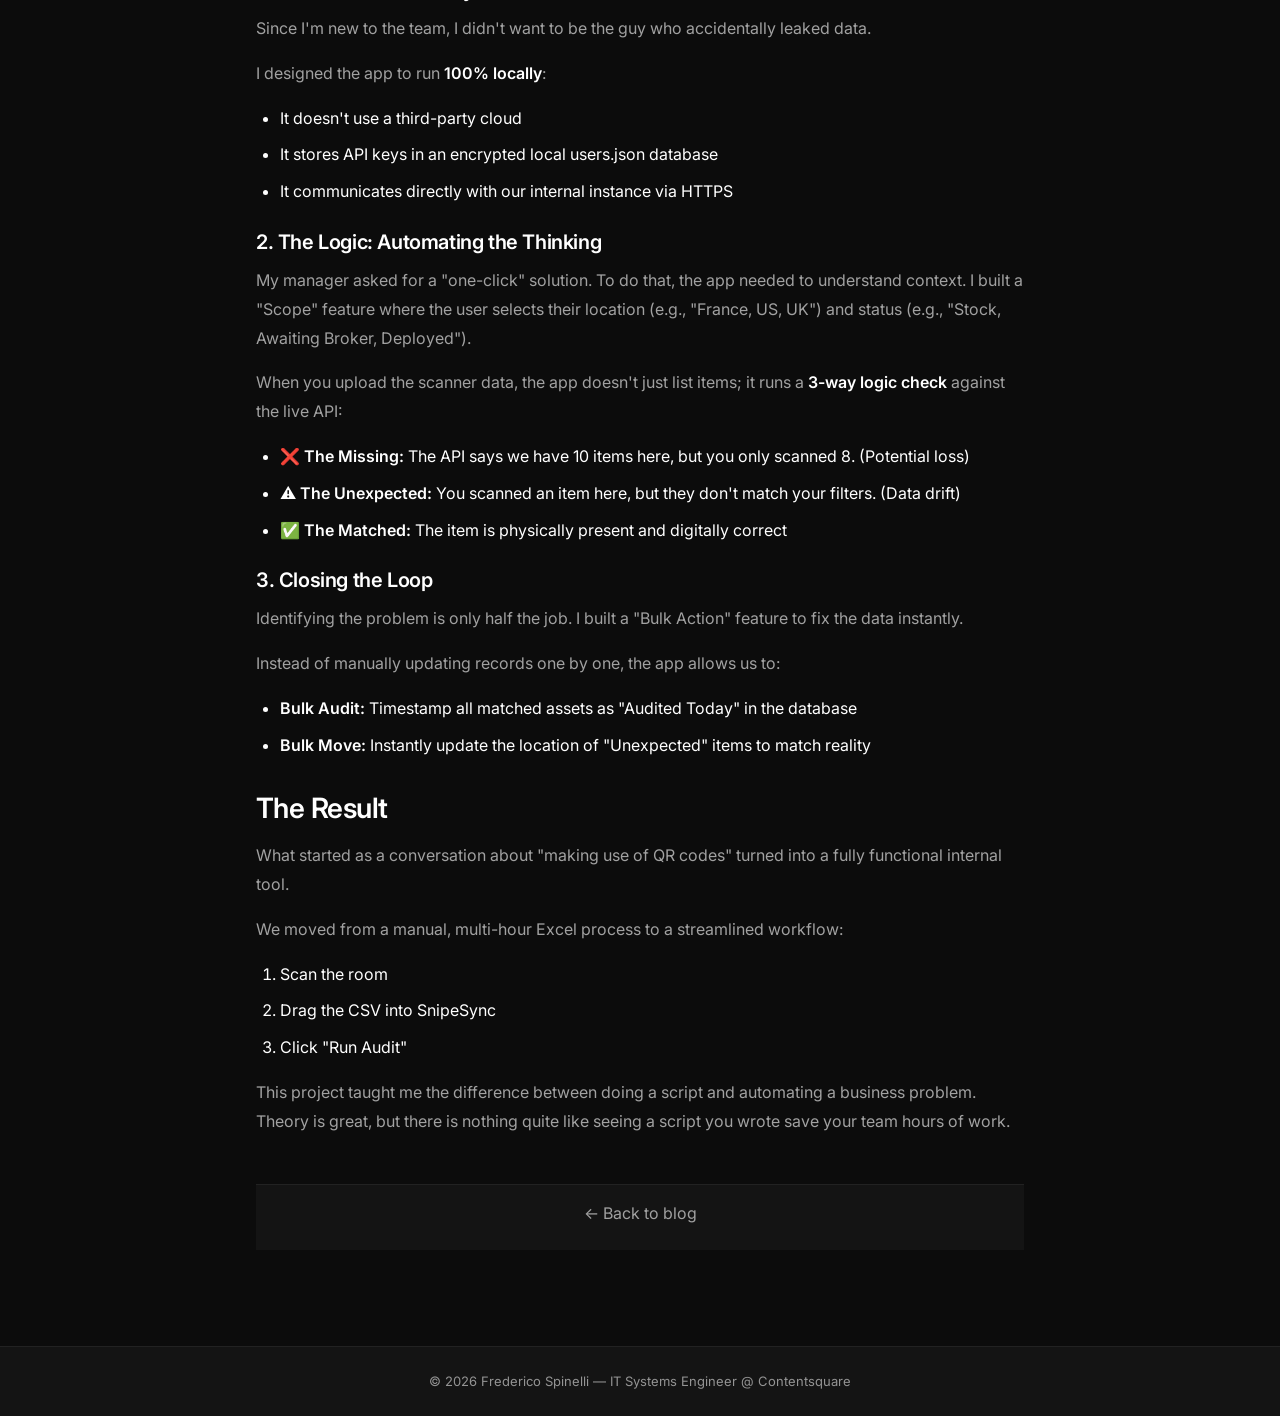
<file: posts/2025-07-10-how-i-automated-our-inventory-audits.html>
<!DOCTYPE html>
<html lang="en">
<head>
    <meta charset="UTF-8">
    <meta name="viewport" content="width=device-width, initial-scale=1.0">
    <title>How I Automated Our Inventory Audits — Frederico Spinelli</title>
    <meta name="description" content="Building SnipeSync - a local web app that bridges QR scanner data with Snipe-IT API to automate inventory audits">
    <link rel="stylesheet" href="../style.css">
    <link rel="preconnect" href="https://fonts.googleapis.com">
    <link rel="preconnect" href="https://fonts.gstatic.com" crossorigin>
    <link href="https://fonts.googleapis.com/css2?family=Inter:wght@400;500;600;700&display=swap" rel="stylesheet">
    <link rel="icon" type="image/x-icon" href="../favicon.ico">
    <script src="../components.js" defer></script>
</head>
<body>
    <div id="scroll-progress"></div>
    <site-header></site-header>

    <site-nav></site-nav>

    <main>
        <article class="post-content">
            <header class="post-header">
                <span class="post-date">July 10, 2025</span>
                <h1>How I Automated Our Inventory Audits in My First 3 Months of Apprenticeship</h1>
                <div class="post-tags">
                    <span class="tag">automation</span>
                    <span class="tag">snipe-it</span>
                    <span class="tag">python</span>
                </div>
            </header>
            
            <div class="post-body">
                <p><strong>Disclaimer:</strong> As this application was developed for internal use at my company, I cannot share the source code or screenshots of the live interface to protect sensitive data. This article focuses on the architecture, logic, and problem-solving approach I used to build the solution.</p>

                <p>I started my apprenticeship as an IT Support Engineer four months ago. Like many people entering the field, I came in with a head full of theory—OSI models, networking basics, and coding syntax—but very little "production" experience.</p>

                <p>A few weeks in, I sat down with my manager to discuss what kind of projects I could handle beyond standard helpdesk tickets. He pointed out a glaring inefficiency in our workflow.</p>

                <p>We had QR codes on every company asset. We had a barcode scanner. We had a database (Snipe-IT). But the process of verifying them was painful. We were exporting CSVs from the database, typing serial numbers into spreadsheets, and spending hours writing Excel formulas to cross-reference the two.</p>

                <p>He said:</p>

                <blockquote>"I'd love to scan assets put that csv somewhere push a button and the work is done."</blockquote>

                <p>Here is how I took that idea and built <strong>SnipeSync</strong>.</p>

                <h2>The Problem: The "Spreadsheet Shuffle"</h2>

                <p>The issue wasn't the tools; it was the lack of connection between them.</p>

                <p>Every time we did an audit, we had to:</p>
                <ol>
                    <li>Export the entire asset list from Snipe-IT.</li>
                    <li>Physically type the serial number of laptops and monitors into a CSV.</li>
                    <li>Manually compare the lists in Excel to find discrepancies.</li>
                </ol>

                <p>It was slow, boring, and because inventory changes often, the data was very susceptible to human errors caused by the workflow's friction points.</p>

                <h2>My Solution: The Direct API Approach</h2>

                <p>I realized that using Excel as the middleman was the bottleneck. I decided to write a script that connects directly into our IT assets database through the API to act as a bridge between the physical world and our digital records.</p>

                <p>I wrapped this script into a local web application (SnipeSync) to make it user-friendly for the rest of the team.</p>

                <h3>1. Architecture: Security First</h3>

                <p>Since I'm new to the team, I didn't want to be the guy who accidentally leaked data.</p>

                <p>I designed the app to run <strong>100% locally</strong>:</p>
                <ul>
                    <li>It doesn't use a third-party cloud</li>
                    <li>It stores API keys in an encrypted local users.json database</li>
                    <li>It communicates directly with our internal instance via HTTPS</li>
                </ul>

                <h3>2. The Logic: Automating the Thinking</h3>

                <p>My manager asked for a "one-click" solution. To do that, the app needed to understand context. I built a "Scope" feature where the user selects their location (e.g., "France, US, UK") and status (e.g., "Stock, Awaiting Broker, Deployed").</p>

                <p>When you upload the scanner data, the app doesn't just list items; it runs a <strong>3-way logic check</strong> against the live API:</p>
                <ul>
                    <li>❌ <strong>The Missing:</strong> The API says we have 10 items here, but you only scanned 8. (Potential loss)</li>
                    <li>⚠️ <strong>The Unexpected:</strong> You scanned an item here, but they don't match your filters. (Data drift)</li>
                    <li>✅ <strong>The Matched:</strong> The item is physically present and digitally correct</li>
                </ul>

                <h3>3. Closing the Loop</h3>

                <p>Identifying the problem is only half the job. I built a "Bulk Action" feature to fix the data instantly.</p>

                <p>Instead of manually updating records one by one, the app allows us to:</p>
                <ul>
                    <li><strong>Bulk Audit:</strong> Timestamp all matched assets as "Audited Today" in the database</li>
                    <li><strong>Bulk Move:</strong> Instantly update the location of "Unexpected" items to match reality</li>
                </ul>

                <h2>The Result</h2>

                <p>What started as a conversation about "making use of QR codes" turned into a fully functional internal tool.</p>

                <p>We moved from a manual, multi-hour Excel process to a streamlined workflow:</p>
                <ol>
                    <li>Scan the room</li>
                    <li>Drag the CSV into SnipeSync</li>
                    <li>Click "Run Audit"</li>
                </ol>

                <p>This project taught me the difference between doing a script and automating a business problem. Theory is great, but there is nothing quite like seeing a script you wrote save your team hours of work.</p>
            </div>

            <footer class="post-footer">
                <a href="../blog.html" class="back-link">← Back to blog</a>
            </footer>
        </article>
    </main>

    <site-footer></site-footer>
</body>
</html>
</file>
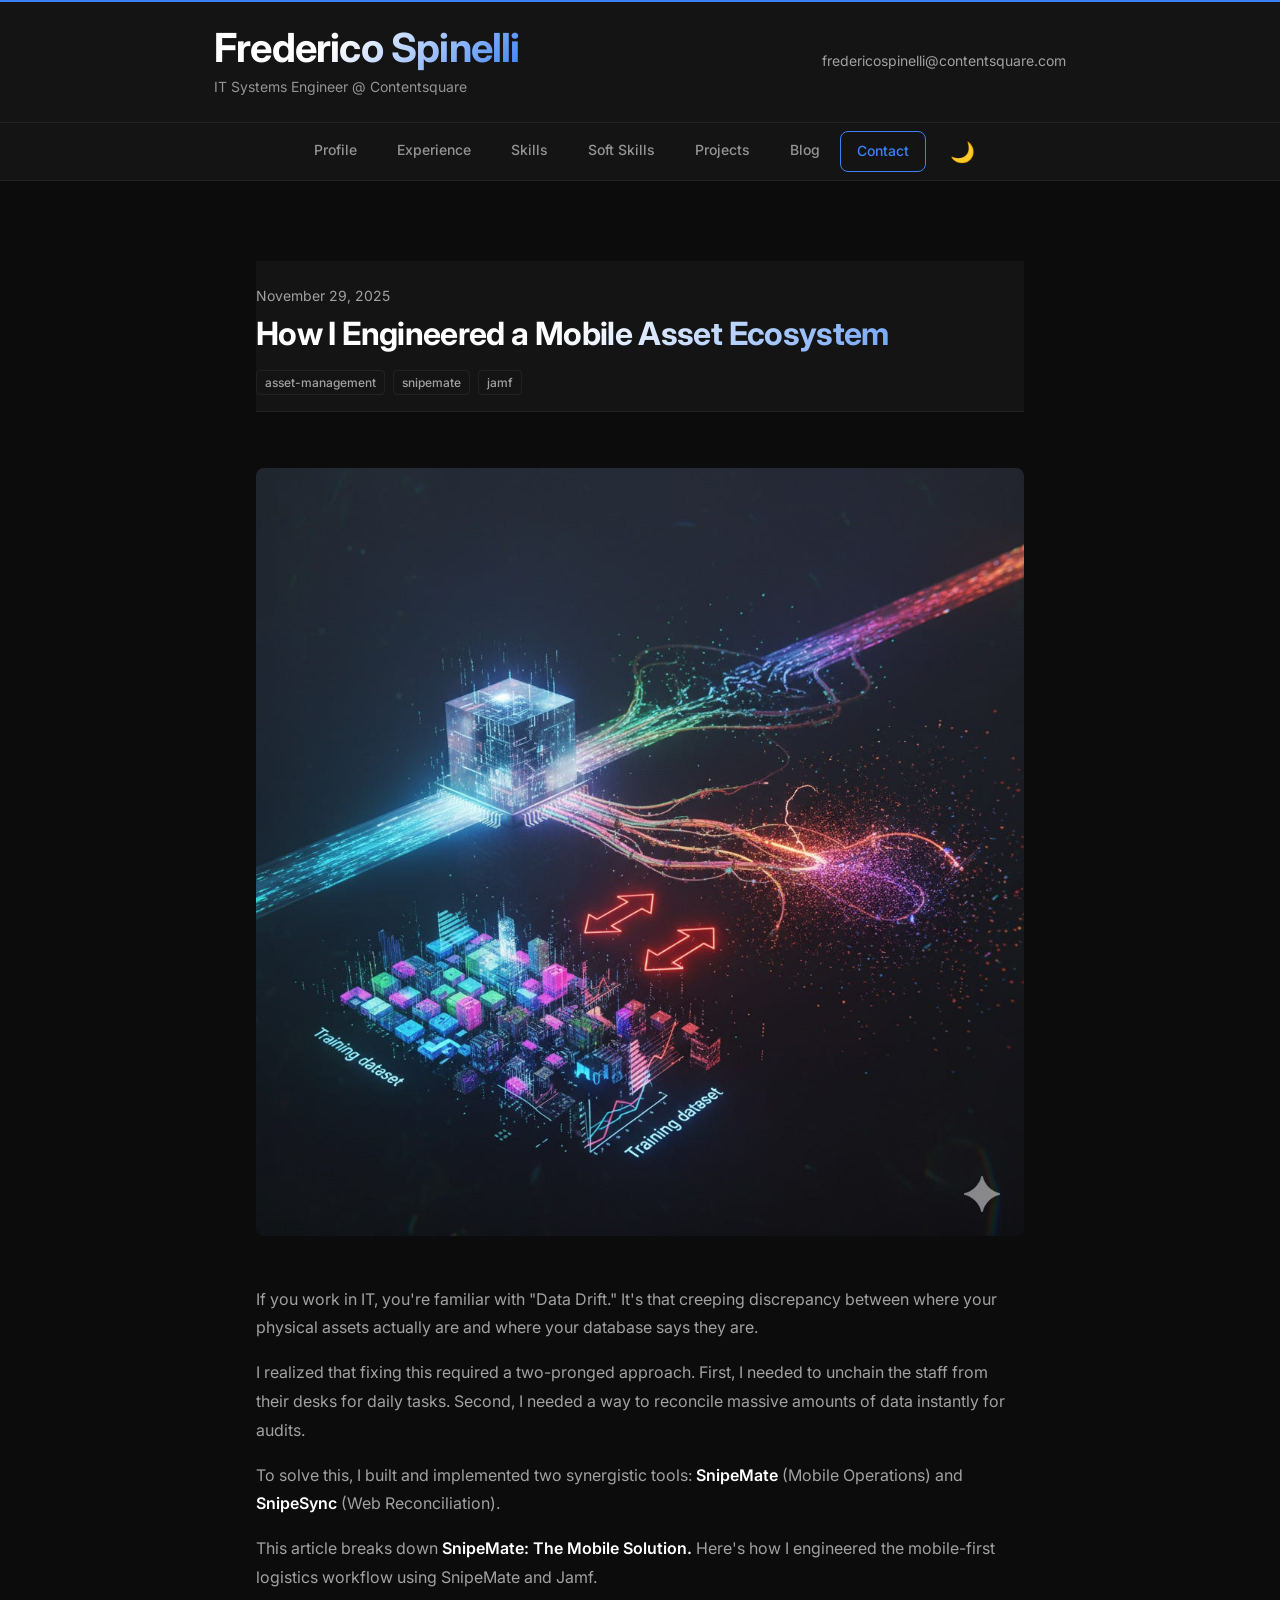
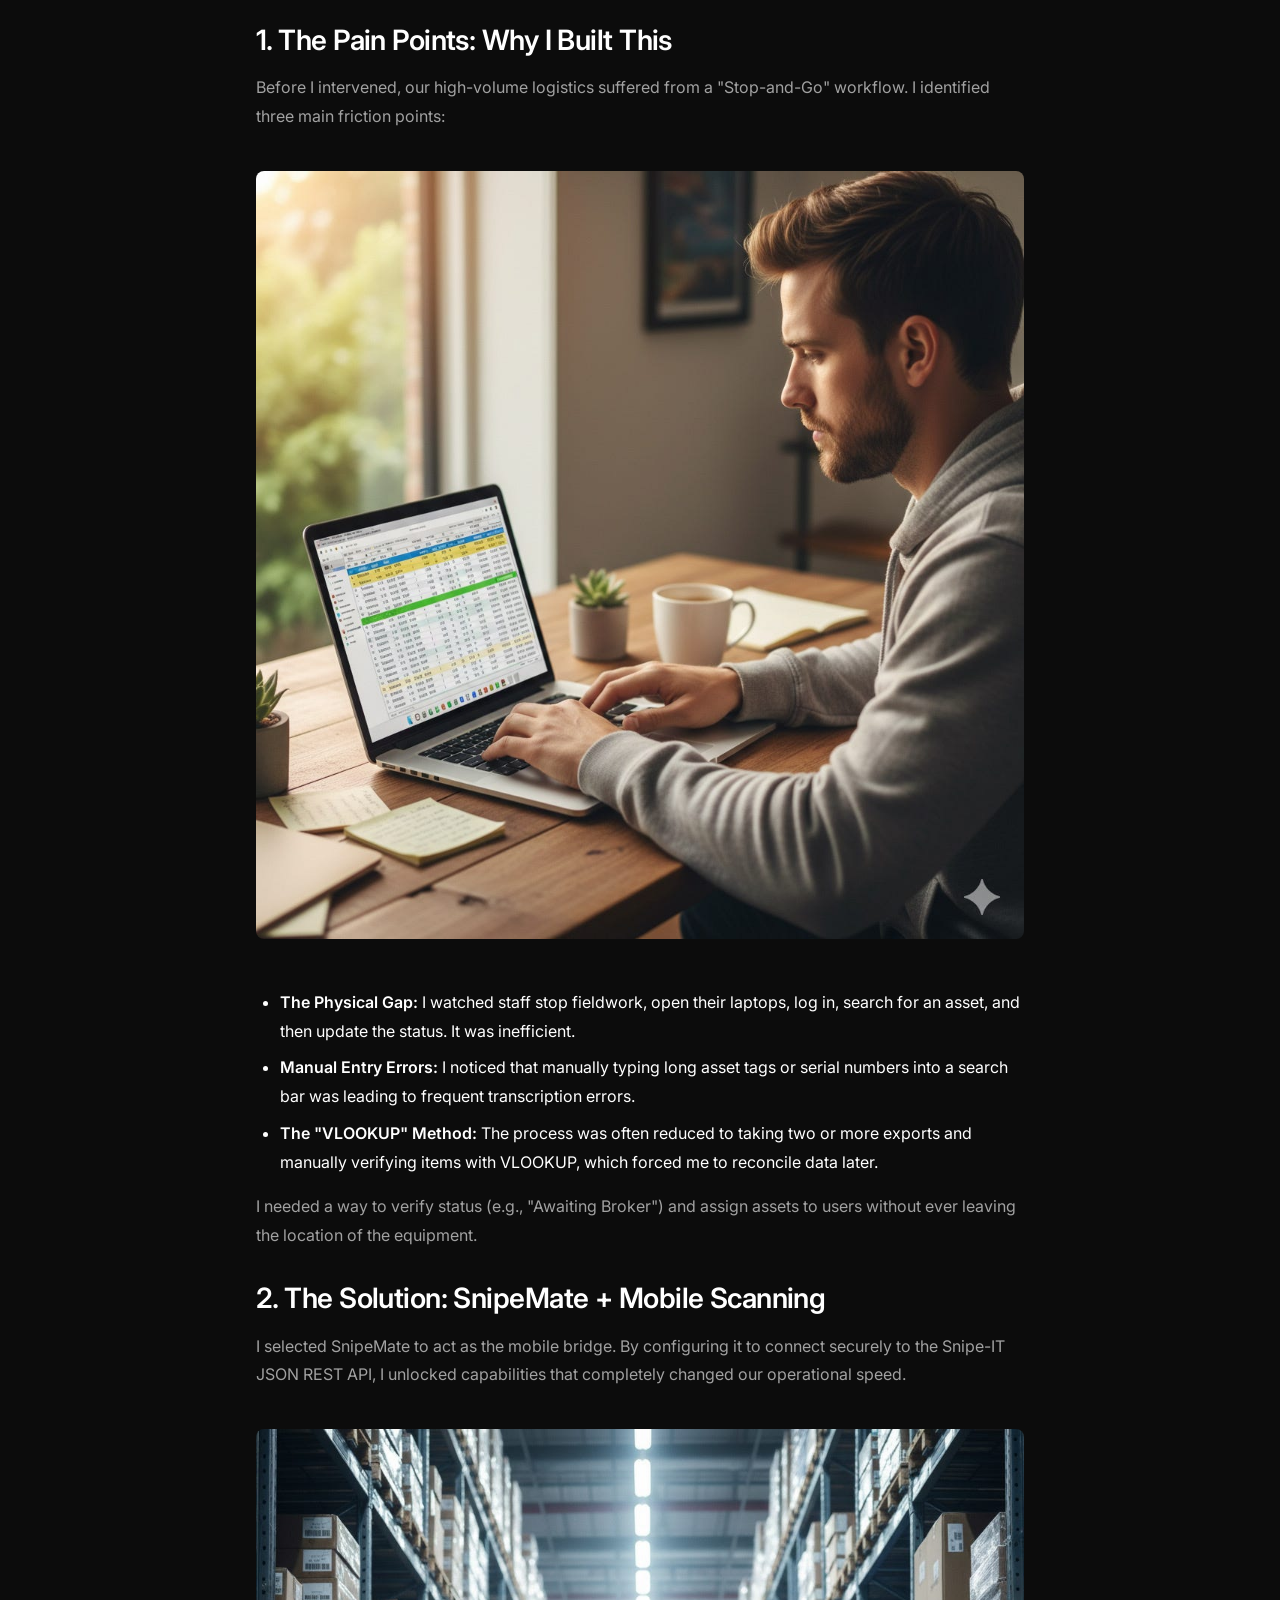
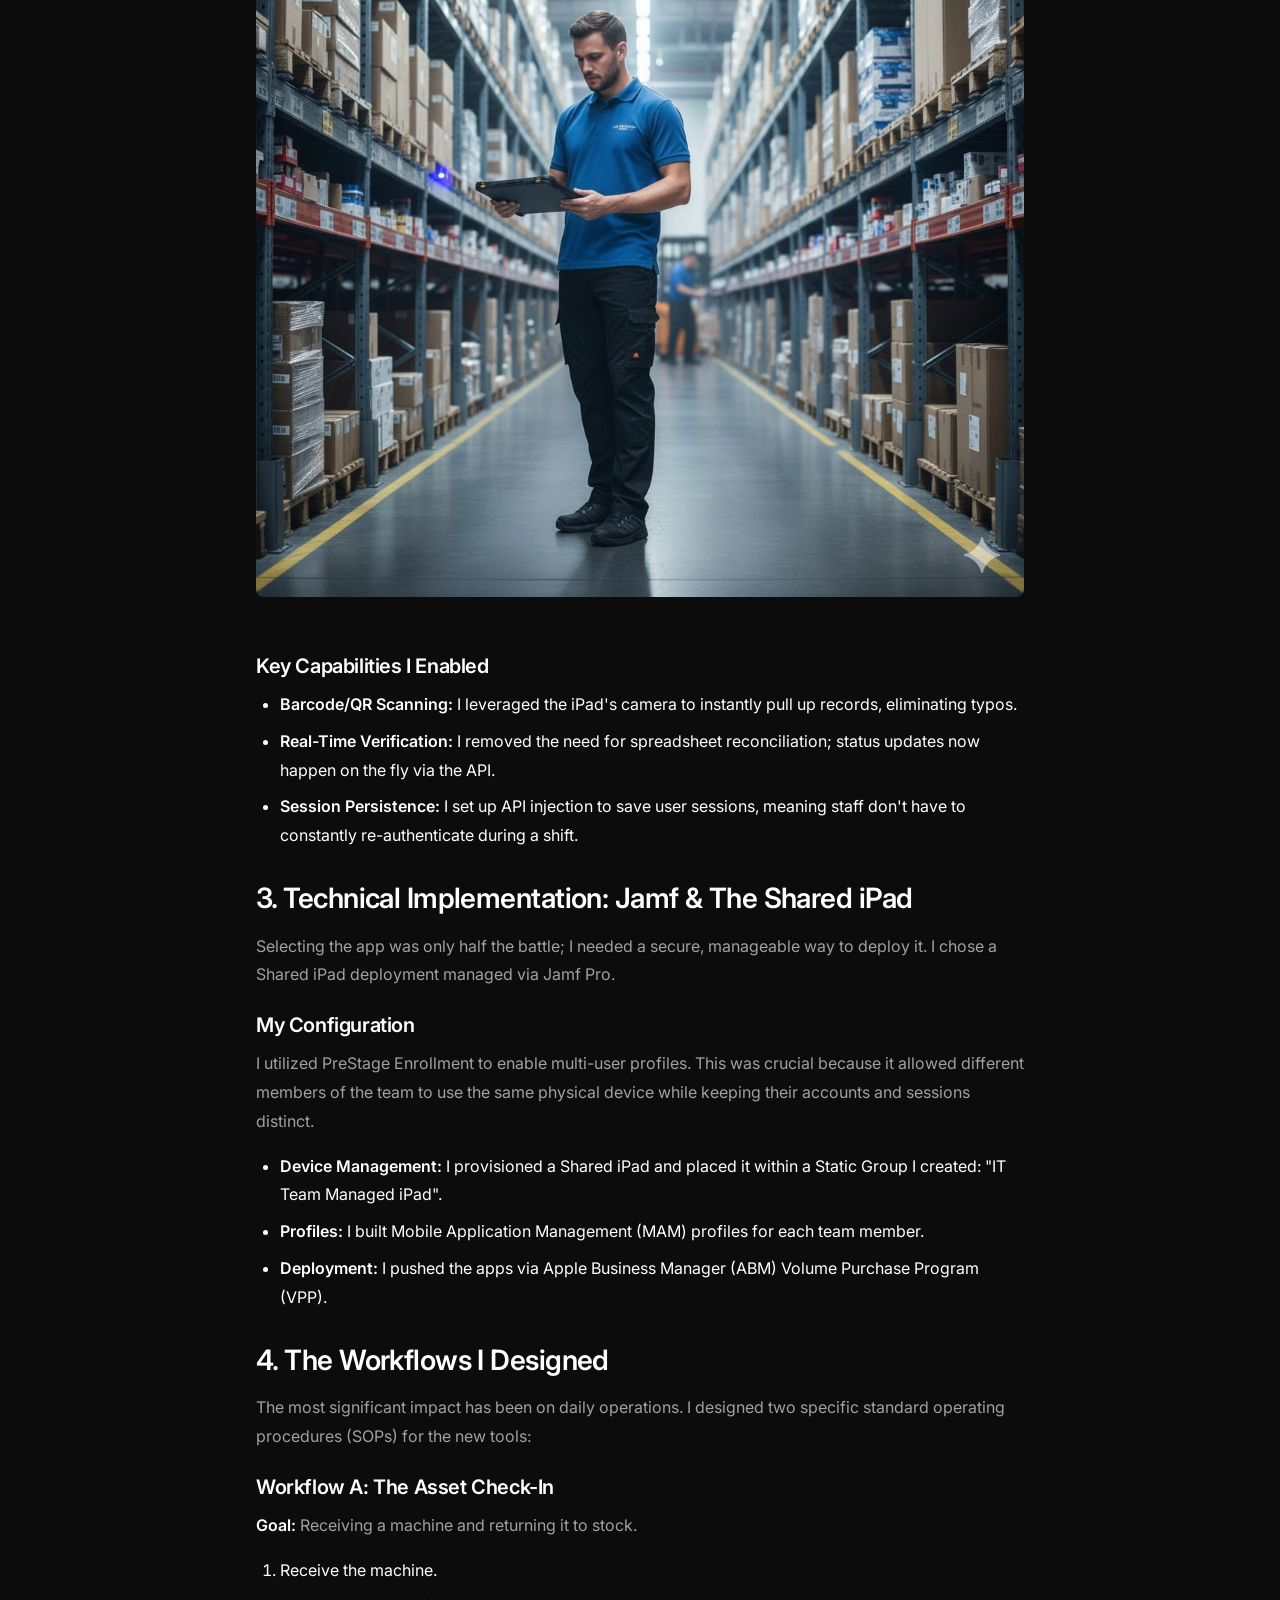
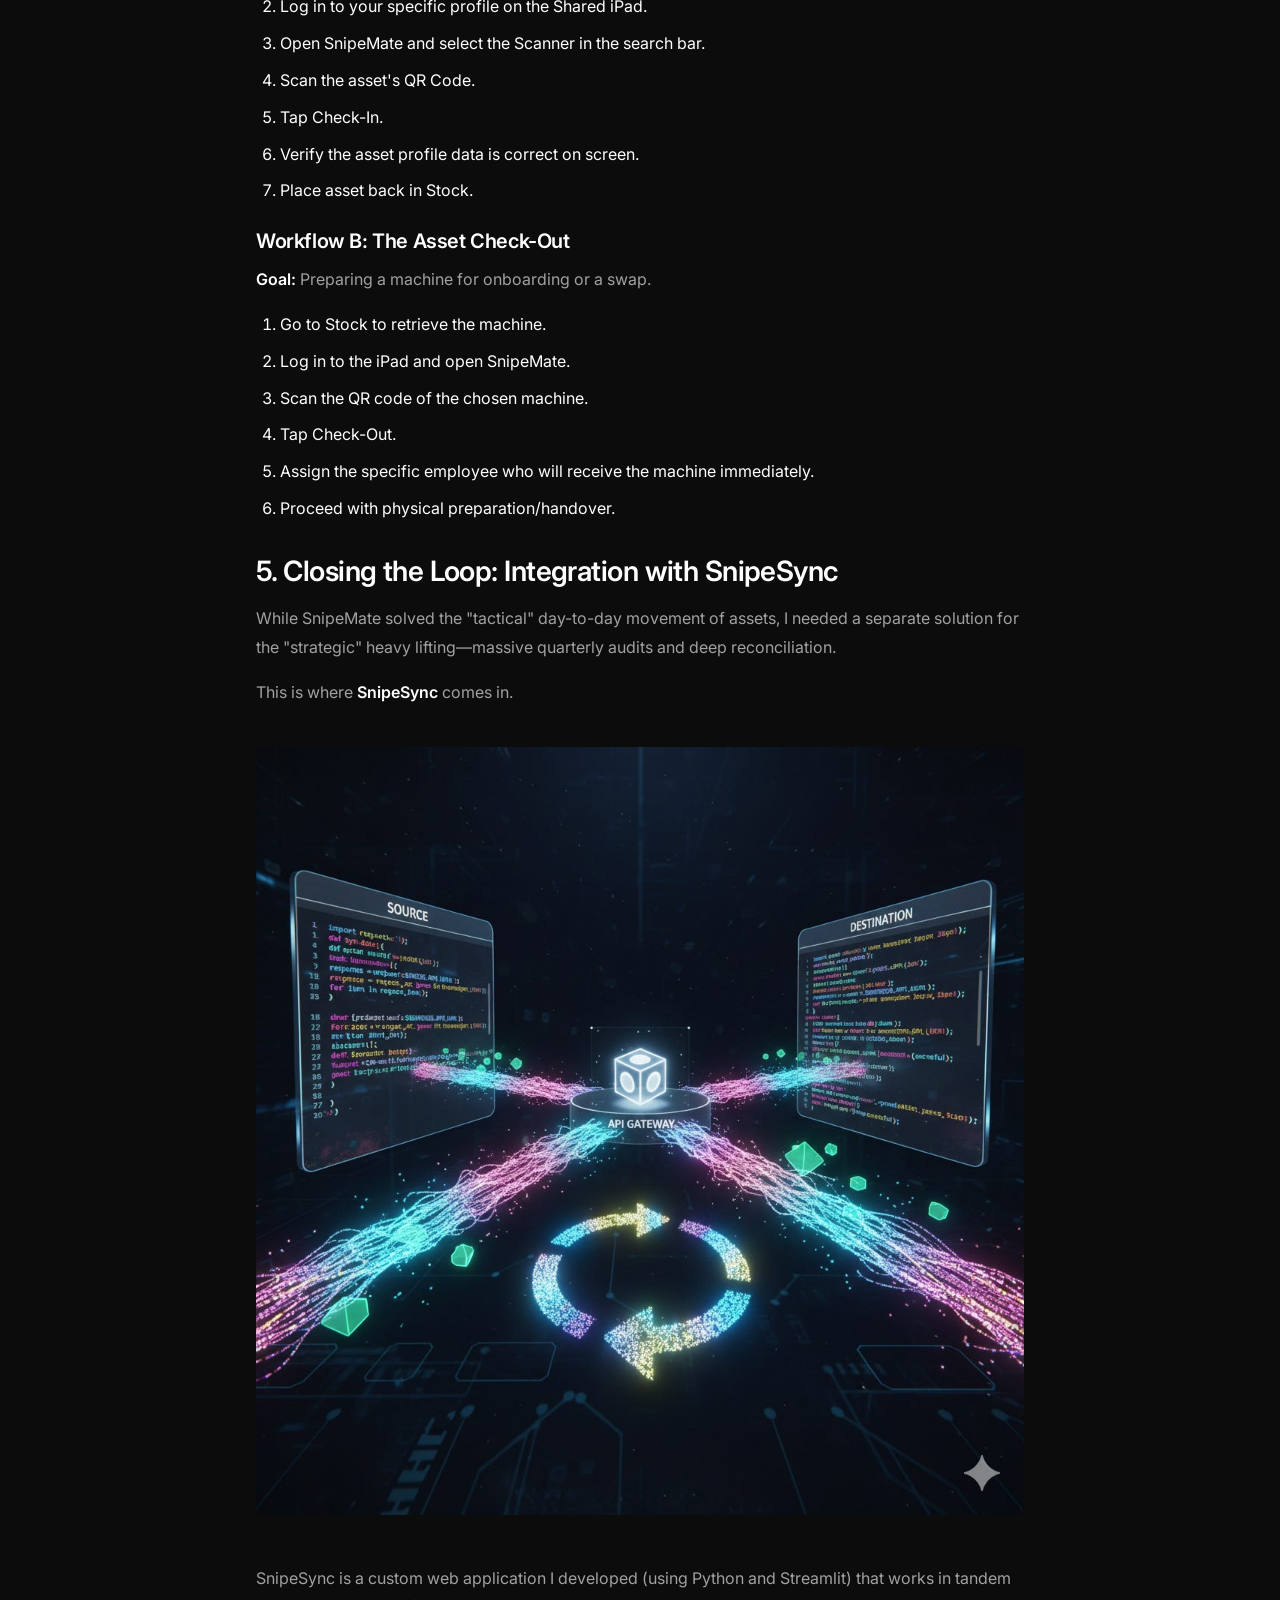
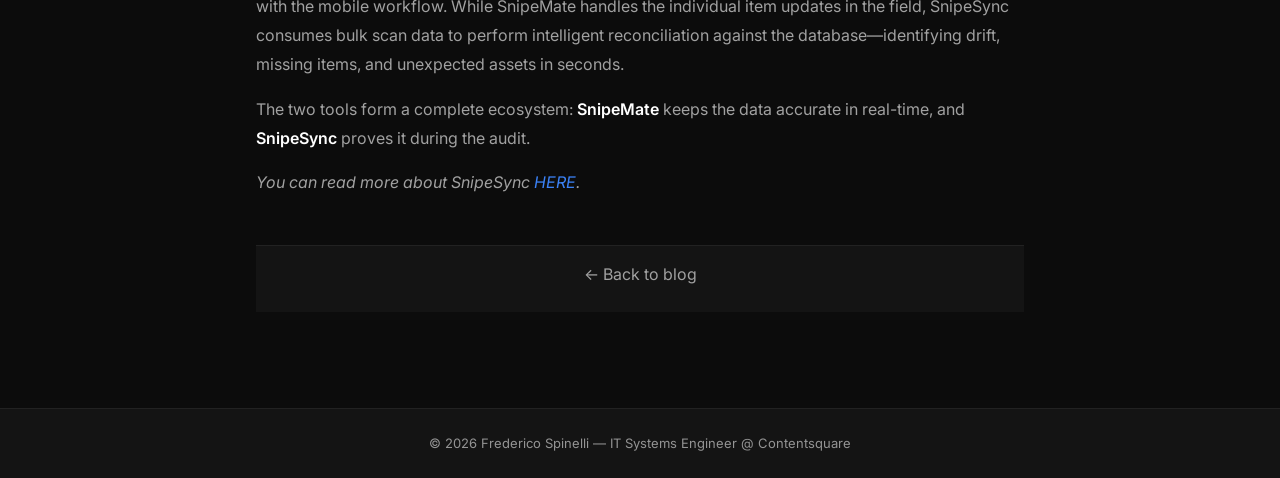
<file: posts/2025-11-29-how-i-engineered-a-mobile-asset-ecosystem.html>
<!DOCTYPE html>
<html lang="en">
<head>
    <meta charset="UTF-8">
    <meta name="viewport" content="width=device-width, initial-scale=1.0">
    <title>How I Engineered a Mobile Asset Ecosystem — Frederico Spinelli</title>
    <meta name="description" content="Building SnipeMate + SnipeSync: A complete mobile-first logistics workflow for IT asset management">
    <link rel="stylesheet" href="../style.css">
    <link rel="preconnect" href="https://fonts.googleapis.com">
    <link rel="preconnect" href="https://fonts.gstatic.com" crossorigin>
    <link href="https://fonts.googleapis.com/css2?family=Inter:wght@400;500;600;700&display=swap" rel="stylesheet">
    <link rel="icon" type="image/x-icon" href="../favicon.ico">
    <script src="../components.js" defer></script>
</head>
<body>
    <div id="scroll-progress"></div>
    <site-header></site-header>

    <site-nav></site-nav>

    <main>
        <article class="post-content">
            <header class="post-header">
                <span class="post-date">November 29, 2025</span>
                <h1>How I Engineered a Mobile Asset Ecosystem</h1>
                <div class="post-tags">
                    <span class="tag">asset-management</span>
                    <span class="tag">snipemate</span>
                    <span class="tag">jamf</span>
                </div>
            </header>
            
            <div class="post-body">
                <p><img src="img/mobile-asset-1.jpeg" alt="Mobile Asset Ecosystem" style="max-width: 100%; border-radius: 8px; margin: 1.5rem 0;"></p>

                <p>If you work in IT, you're familiar with "Data Drift." It's that creeping discrepancy between where your physical assets actually are and where your database says they are.</p>

                <p>I realized that fixing this required a two-pronged approach. First, I needed to unchain the staff from their desks for daily tasks. Second, I needed a way to reconcile massive amounts of data instantly for audits.</p>

                <p>To solve this, I built and implemented two synergistic tools: <strong>SnipeMate</strong> (Mobile Operations) and <strong>SnipeSync</strong> (Web Reconciliation).</p>

                <p>This article breaks down <strong>SnipeMate: The Mobile Solution.</strong> Here's how I engineered the mobile-first logistics workflow using SnipeMate and Jamf.</p>

                <h2>1. The Pain Points: Why I Built This</h2>

                <p>Before I intervened, our high-volume logistics suffered from a "Stop-and-Go" workflow. I identified three main friction points:</p>

                <p><img src="img/mobile-asset-2.jpeg" alt="Pain Points" style="max-width: 100%; border-radius: 8px; margin: 1.5rem 0;"></p>

                <ul>
                    <li><strong>The Physical Gap:</strong> I watched staff stop fieldwork, open their laptops, log in, search for an asset, and then update the status. It was inefficient.</li>
                    <li><strong>Manual Entry Errors:</strong> I noticed that manually typing long asset tags or serial numbers into a search bar was leading to frequent transcription errors.</li>
                    <li><strong>The "VLOOKUP" Method:</strong> The process was often reduced to taking two or more exports and manually verifying items with VLOOKUP, which forced me to reconcile data later.</li>
                </ul>

                <p>I needed a way to verify status (e.g., "Awaiting Broker") and assign assets to users without ever leaving the location of the equipment.</p>

                <h2>2. The Solution: SnipeMate + Mobile Scanning</h2>

                <p>I selected SnipeMate to act as the mobile bridge. By configuring it to connect securely to the Snipe-IT JSON REST API, I unlocked capabilities that completely changed our operational speed.</p>

                <p><img src="img/mobile-asset-3.jpeg" alt="SnipeMate Configuration" style="max-width: 100%; border-radius: 8px; margin: 1.5rem 0;"></p>

                <h3>Key Capabilities I Enabled</h3>
                <ul>
                    <li><strong>Barcode/QR Scanning:</strong> I leveraged the iPad's camera to instantly pull up records, eliminating typos.</li>
                    <li><strong>Real-Time Verification:</strong> I removed the need for spreadsheet reconciliation; status updates now happen on the fly via the API.</li>
                    <li><strong>Session Persistence:</strong> I set up API injection to save user sessions, meaning staff don't have to constantly re-authenticate during a shift.</li>
                </ul>

                <h2>3. Technical Implementation: Jamf & The Shared iPad</h2>

                <p>Selecting the app was only half the battle; I needed a secure, manageable way to deploy it. I chose a Shared iPad deployment managed via Jamf Pro.</p>

                <h3>My Configuration</h3>

                <p>I utilized PreStage Enrollment to enable multi-user profiles. This was crucial because it allowed different members of the team to use the same physical device while keeping their accounts and sessions distinct.</p>
                <ul>
                    <li><strong>Device Management:</strong> I provisioned a Shared iPad and placed it within a Static Group I created: "IT Team Managed iPad".</li>
                    <li><strong>Profiles:</strong> I built Mobile Application Management (MAM) profiles for each team member.</li>
                    <li><strong>Deployment:</strong> I pushed the apps via Apple Business Manager (ABM) Volume Purchase Program (VPP).</li>
                </ul>

                <h2>4. The Workflows I Designed</h2>

                <p>The most significant impact has been on daily operations. I designed two specific standard operating procedures (SOPs) for the new tools:</p>

                <h3>Workflow A: The Asset Check-In</h3>
                <p><strong>Goal:</strong> Receiving a machine and returning it to stock.</p>
                <ol>
                    <li>Receive the machine.</li>
                    <li>Log in to your specific profile on the Shared iPad.</li>
                    <li>Open SnipeMate and select the Scanner in the search bar.</li>
                    <li>Scan the asset's QR Code.</li>
                    <li>Tap Check-In.</li>
                    <li>Verify the asset profile data is correct on screen.</li>
                    <li>Place asset back in Stock.</li>
                </ol>

                <h3>Workflow B: The Asset Check-Out</h3>
                <p><strong>Goal:</strong> Preparing a machine for onboarding or a swap.</p>
                <ol>
                    <li>Go to Stock to retrieve the machine.</li>
                    <li>Log in to the iPad and open SnipeMate.</li>
                    <li>Scan the QR code of the chosen machine.</li>
                    <li>Tap Check-Out.</li>
                    <li>Assign the specific employee who will receive the machine immediately.</li>
                    <li>Proceed with physical preparation/handover.</li>
                </ol>

                <h2>5. Closing the Loop: Integration with SnipeSync</h2>

                <p>While SnipeMate solved the "tactical" day-to-day movement of assets, I needed a separate solution for the "strategic" heavy lifting—massive quarterly audits and deep reconciliation.</p>

                <p>This is where <strong>SnipeSync</strong> comes in.</p>

                <p><img src="img/mobile-asset-4.jpeg" alt="SnipeSync Integration" style="max-width: 100%; border-radius: 8px; margin: 1.5rem 0;"></p>

                <p>SnipeSync is a custom web application I developed (using Python and Streamlit) that works in tandem with the mobile workflow. While SnipeMate handles the individual item updates in the field, SnipeSync consumes bulk scan data to perform intelligent reconciliation against the database—identifying drift, missing items, and unexpected assets in seconds.</p>

                <p>The two tools form a complete ecosystem: <strong>SnipeMate</strong> keeps the data accurate in real-time, and <strong>SnipeSync</strong> proves it during the audit.</p>

                <p><em>You can read more about SnipeSync <a href="2025-07-10-how-i-automated-our-inventory-audits.html">HERE</a>.</em></p>
            </div>

            <footer class="post-footer">
                <a href="../blog.html" class="back-link">← Back to blog</a>
            </footer>
        </article>
    </main>

    <site-footer></site-footer>
</body>
</html>
</file>
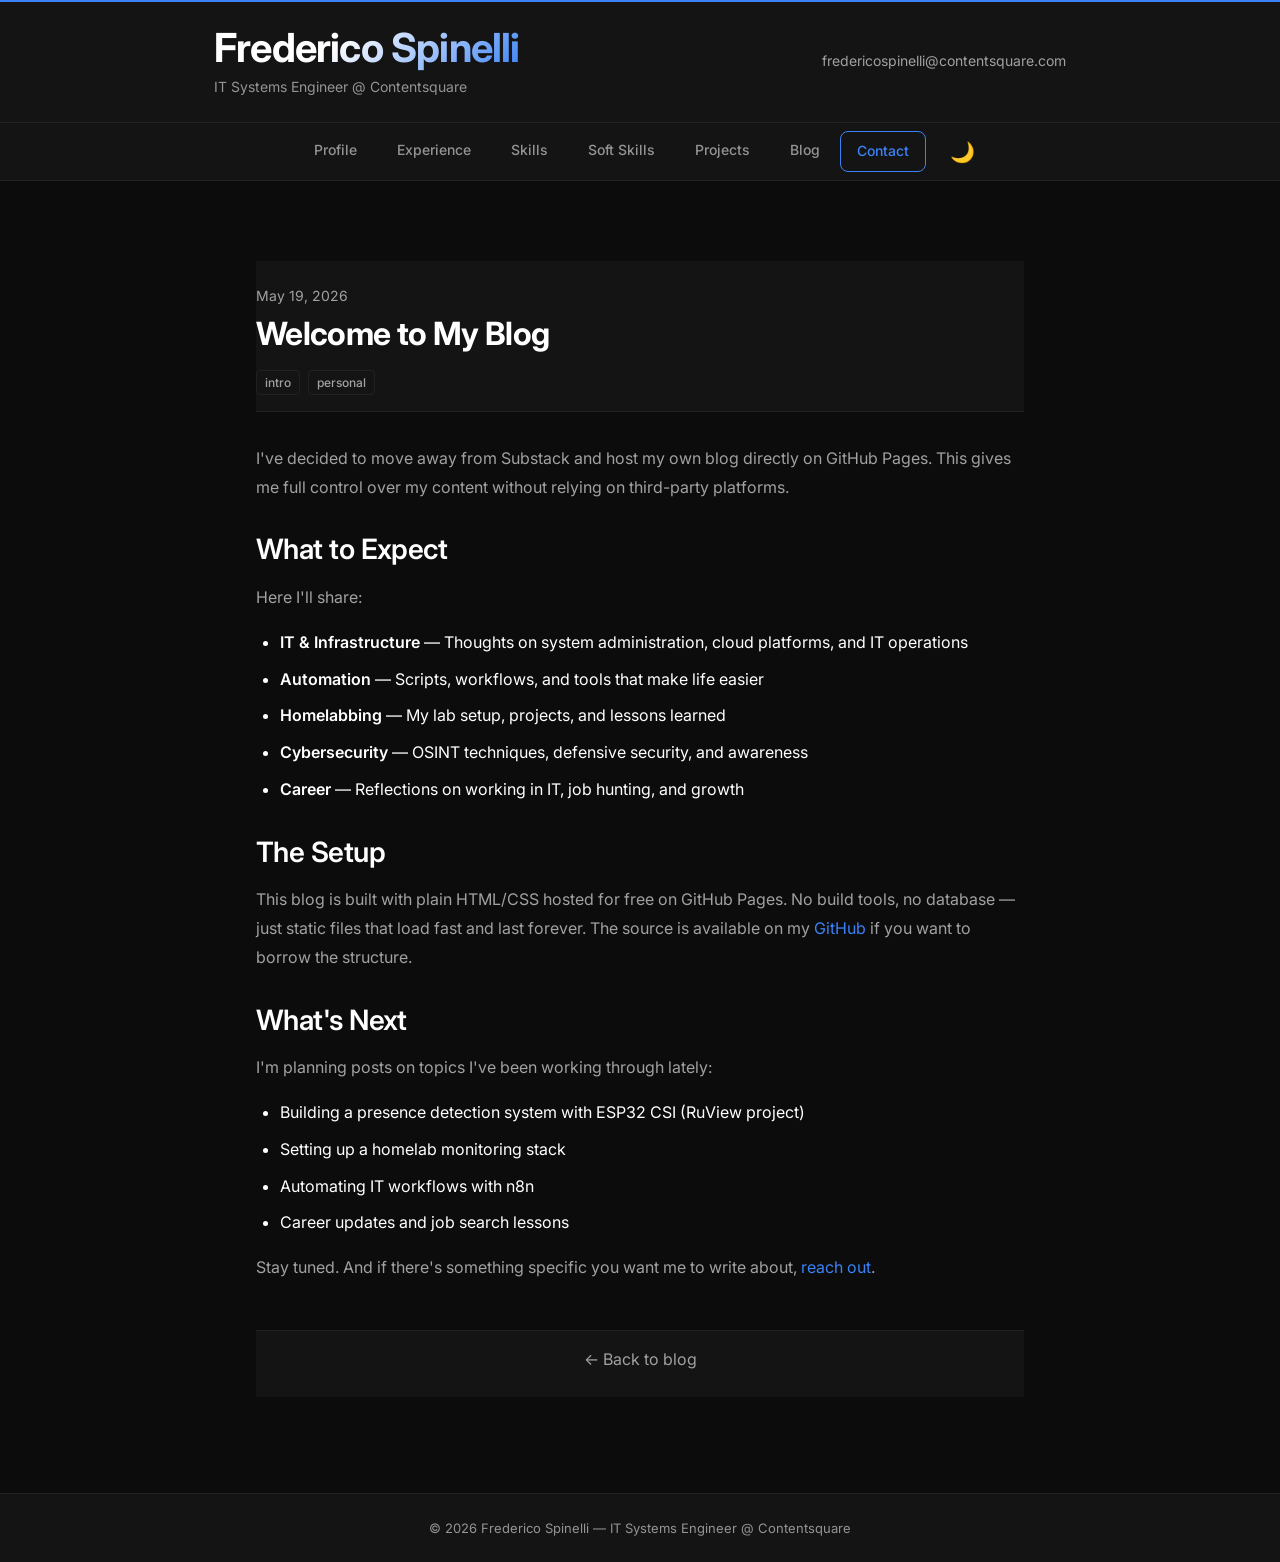
<file: posts/2026-05-19-welcome-to-my-blog.html>
<!DOCTYPE html>
<html lang="en">
<head>
    <meta charset="UTF-8">
    <meta name="viewport" content="width=device-width, initial-scale=1.0">
    <title>Welcome to My Blog — Frederico Spinelli</title>
    <link rel="stylesheet" href="../style.css">
    <link rel="preconnect" href="https://fonts.googleapis.com">
    <link rel="preconnect" href="https://fonts.gstatic.com" crossorigin>
    <link href="https://fonts.googleapis.com/css2?family=Inter:wght@400;500;600;700&display=swap" rel="stylesheet">
    <link rel="icon" type="image/x-icon" href="../favicon.ico">
    <script src="../components.js" defer></script>
</head>
<body>
    <div id="scroll-progress"></div>
    <site-header></site-header>

    <site-nav></site-nav>

    <main>
        <article class="post-content">
            <header class="post-header">
                <span class="post-date">May 19, 2026</span>
                <h1>Welcome to My Blog</h1>
                <div class="post-tags">
                    <span class="tag">intro</span>
                    <span class="tag">personal</span>
                </div>
            </header>
            
            <div class="post-body">
                <p>I've decided to move away from Substack and host my own blog directly on GitHub Pages. This gives me full control over my content without relying on third-party platforms.</p>

                <h2>What to Expect</h2>
                <p>Here I'll share:</p>
                <ul>
                    <li><strong>IT & Infrastructure</strong> — Thoughts on system administration, cloud platforms, and IT operations</li>
                    <li><strong>Automation</strong> — Scripts, workflows, and tools that make life easier</li>
                    <li><strong>Homelabbing</strong> — My lab setup, projects, and lessons learned</li>
                    <li><strong>Cybersecurity</strong> — OSINT techniques, defensive security, and awareness</li>
                    <li><strong>Career</strong> — Reflections on working in IT, job hunting, and growth</li>
                </ul>

                <h2>The Setup</h2>
                <p>This blog is built with plain HTML/CSS hosted for free on GitHub Pages. No build tools, no database — just static files that load fast and last forever. The source is available on my <a href="https://github.com/Fuulks/FredericoSpinelli-CV" target="_blank">GitHub</a> if you want to borrow the structure.</p>

                <h2>What's Next</h2>
                <p>I'm planning posts on topics I've been working through lately:</p>
                <ul>
                    <li>Building a presence detection system with ESP32 CSI (RuView project)</li>
                    <li>Setting up a homelab monitoring stack</li>
                    <li>Automating IT workflows with n8n</li>
                    <li>Career updates and job search lessons</li>
                </ul>

                <p>Stay tuned. And if there's something specific you want me to write about, <a href="../contact.html">reach out</a>.</p>
            </div>

            <footer class="post-footer">
                <a href="../blog.html" class="back-link">← Back to blog</a>
            </footer>
        </article>
    </main>

    <site-footer></site-footer>
</body>
</html>
</file>
<file: style.css>
/* CV Redesign — Tech Professional Dark (Linear-inspired) */

/* ===== Self-hosted Fonts ===== */
@font-face {
  font-family: 'Inter';
  src: url('fonts/inter-var-latin.woff2') format('woff2');
  font-weight: 100 900;
  font-style: normal;
  font-display: swap;
}

@font-face {
  font-family: 'JetBrains Mono';
  src: url('fonts/jetbrains-mono-regular-latin.woff2') format('woff2');
  font-weight: 400;
  font-style: normal;
  font-display: swap;
}

/* ===== CSS Variables ===== */
:root {
  --bg-primary: #0c0c0c;
  --bg-surface: #141414;
  --bg-elevated: #1a1a1a;
  --bg-hover: #222222;
  --text-primary: #ffffff;
  --text-secondary: #a1a1a1;
  --text-muted: #949494;
  --accent: #3b82f6;
  --accent-hover: #60a5fa;
  --accent-glow: rgba(59, 130, 246, 0.15);
  --border: rgba(255,255,255,0.06);
  --border-light: rgba(255,255,255,0.12);
  --radius: 12px;
  --radius-sm: 8px;
  --spacing: 4px;
  --font: 'Inter', -apple-system, BlinkMacSystemFont, 'Segoe UI', sans-serif;
  --font-mono: 'JetBrains Mono', 'Fira Code', monospace;
  --transition: 0.2s ease;
}

/* ===== Reset ===== */
*, *::before, *::after {
  box-sizing: border-box;
  margin: 0;
  padding: 0;
}

html {
  scroll-behavior: smooth;
}

body {
  font-family: var(--font);
  background: var(--bg-primary);
  color: var(--text-primary);
  line-height: 1.6;
  min-height: 100vh;
}

body::after {
  content: '';
  position: fixed;
  inset: 0;
  background-image: url("data:image/svg+xml,%3Csvg viewBox='0 0 256 256' xmlns='http://www.w3.org/2000/svg'%3E%3Cfilter id='noise'%3E%3CfeTurbulence type='fractalNoise' baseFrequency='0.9' numOctaves='4' stitchTiles='stitch'/%3E%3C/filter%3E%3Crect width='100%25' height='100%25' filter='url(%23noise)' opacity='0.04'/%3E%3C/svg%3E");
  opacity: 0.03;
  pointer-events: none;
  z-index: 9999;
}

/* ===== Typography ===== */
h1, h2, h3, h4, h5, h6 {
  font-weight: 600;
  line-height: 1.2;
  letter-spacing: -0.02em;
}

h1 {
  background: linear-gradient(135deg, #ffffff 40%, #3b82f6 100%);
  -webkit-background-clip: text;
  background-clip: text;
  -webkit-text-fill-color: transparent;
  color: #ffffff;
  font-size: 2.5rem;
  font-weight: 700;
}
h2 { font-size: 1.75rem; }
h3 { font-size: 1.25rem; }
h4 { font-size: 1rem; }

p { color: var(--text-secondary); }
a { color: var(--accent); text-decoration: none; transition: color var(--transition), background-size 300ms ease; }

.post-body a,
.footer-content a,
.blog-content a {
  background-image: linear-gradient(var(--accent), var(--accent));
  background-size: 0% 1px;
  background-repeat: no-repeat;
  background-position: left bottom;
  transition: color var(--transition), background-size 300ms ease;
}

.post-body a:hover,
.footer-content a:hover,
.blog-content a:hover {
  background-size: 100% 1px;
}
a:hover { color: var(--accent-hover); }

strong { color: var(--text-primary); font-weight: 600; }

/* ===== Layout ===== */
.container {
  max-width: 900px;
  margin: 0 auto;
  padding: 0 24px;
}

/* ===== Header ===== */
header {
  background: var(--bg-surface);
  border-bottom: 1px solid var(--border);
  padding: 24px 0;
  position: sticky;
  top: 0;
  z-index: 100;
  backdrop-filter: blur(12px);
}

.header-content {
  max-width: 900px;
  margin: 0 auto;
  padding: 0 24px;
  display: flex;
  justify-content: space-between;
  align-items: center;
  flex-wrap: wrap;
  gap: 16px;
}

.header-text .subtitle {
  color: var(--text-muted);
  font-size: 0.875rem;
  margin-top: 4px;
}

.header-contact {
  display: flex;
  gap: 16px;
}

.header-contact a {
  color: var(--text-secondary);
  font-size: 0.875rem;
}

/* ===== Nav ===== */
nav {
  background: var(--bg-surface);
  border-bottom: 1px solid var(--border);
  padding: 0;
  position: sticky;
  top: 73px;
  z-index: 99;
}

nav .nav-inner {
  max-width: 900px;
  margin: 0 auto;
  padding: 0 24px;
  display: flex;
  gap: 0;
  overflow-x: auto;
  scrollbar-width: none;
}

nav .nav-inner::-webkit-scrollbar { display: none; }
.nav .nav-inner { -webkit-overflow-scrolling: touch; }

nav a {
  color: var(--text-muted);
  padding: 16px 20px;
  font-size: 0.875rem;
  font-weight: 500;
  transition: all var(--transition);
  white-space: nowrap;
  border-bottom: 2px solid transparent;
}

nav a:hover {
  color: var(--text-primary);
  background: var(--bg-hover);
}

nav a.active {
  color: var(--accent);
  border-bottom-color: var(--accent);
}

nav a.contact-btn {
  color: var(--accent);
  border: 1px solid var(--accent);
  border-radius: var(--radius-sm);
  margin: 8px 12px 8px 0;
  padding: 8px 16px;
  transition: all var(--transition);
}

nav a.contact-btn:hover {
  background: var(--accent);
  color: var(--bg-primary);
}

/* ===== Main ===== */
main {
  max-width: 900px;
  margin: 0 auto;
  padding: 48px 24px;
}

/* ===== Cards ===== */
.card {
  position: relative;
  isolation: isolate;
  background: var(--bg-surface);
  border: 1px solid var(--border);
  border-radius: var(--radius);
  padding: 24px;
  transition: all var(--transition);
}

.card:hover {
  border-color: var(--border-light);
  box-shadow: 0 0 0 1px var(--accent-glow), 0 8px 32px rgba(0,0,0,0.4);
}

.card::before, .experience-card::before, .project-item::before {
  content: '';
  position: absolute;
  inset: -1px;
  border-radius: inherit;
  background: linear-gradient(135deg, rgba(59,130,246,0.4), transparent 50%);
  z-index: -1;
  opacity: 0;
  transition: opacity 300ms ease;
}

.card:hover::before {
  opacity: 1;
}

.experience-card:hover::before {
  opacity: 1;
}

.project-item:hover::before {
  opacity: 1;
}

/* ===== Section ===== */
section {
  margin-bottom: 48px;
}

section h2 {
  margin-bottom: 24px;
  padding-bottom: 12px;
  border-bottom: 1px solid var(--border);
}

.section-intro {
  color: var(--text-muted);
  margin-bottom: 24px;
  font-size: 0.9375rem;
}

/* ===== Profile ===== */
.profile {
  background:
    radial-gradient(ellipse 80% 60% at 50% -10%, rgba(59, 130, 246, 0.12) 0%, transparent 70%),
    radial-gradient(ellipse 60% 40% at 80% 100%, rgba(99, 102, 241, 0.08) 0%, transparent 60%),
    var(--bg-primary);
  display: grid;
  grid-template-columns: 200px 1fr;
  gap: 32px;
  align-items: start;
}

.profile-photo {
  width: 200px;
  height: 200px;
  border-radius: var(--radius);
  object-fit: cover;
  border: 1px solid var(--border);
}

.profile-text h2 {
  border: none;
  padding: 0;
  margin-bottom: 8px;
  border-bottom: none;
}

.tagline {
  color: var(--accent);
  font-size: 0.875rem;
  font-weight: 500;
  margin-bottom: 16px;
}

.profile-text p {
  margin-bottom: 12px;
  font-size: 0.9375rem;
}

.profile-links {
  display: flex;
  gap: 12px;
  margin-top: 20px;
  flex-wrap: wrap;
}

.profile-link {
  display: inline-flex;
  align-items: center;
  gap: 8px;
  background: var(--bg-elevated);
  padding: 10px 16px;
  border-radius: var(--radius-sm);
  font-size: 0.875rem;
  font-weight: 500;
  transition: all var(--transition);
}

.profile-link:hover {
  background: var(--bg-hover);
  transform: translateY(-1px);
}

/* ===== Stats Cards ===== */
.stats-grid {
  display: grid;
  grid-template-columns: repeat(3, 1fr);
  gap: 16px;
}

.stat-card {
  background: var(--bg-surface);
  border: 1px solid var(--border);
  border-radius: var(--radius);
  padding: 20px;
  text-align: center;
}

.stat-number {
  font-size: 2rem;
  font-weight: 700;
  color: var(--accent);
  display: block;
}

.stat-label {
  font-size: 0.8125rem;
  color: var(--text-muted);
  margin-top: 4px;
  display: block;
}

/* ===== Experience Cards ===== */
.experience-card {
  position: relative;
  isolation: isolate;
  background: var(--bg-surface);
  border: 1px solid var(--border);
  border-radius: var(--radius);
  padding: 24px;
  margin-bottom: 16px;
  transition: all var(--transition);
}

.experience-card:hover {
  border-color: var(--border-light);
  box-shadow: 0 0 0 1px var(--accent-glow), 0 8px 32px rgba(0,0,0,0.4);
}

.experience-card.featured {
  border-color: var(--accent);
  background: linear-gradient(135deg, var(--bg-surface) 0%, rgba(59, 130, 246, 0.05) 100%);
}

.exp-header {
  display: grid;
  grid-template-columns: 56px 1fr auto;
  gap: 16px;
  align-items: start;
  margin-bottom: 16px;
}

.exp-logo img {
  width: 56px;
  height: 56px;
  border-radius: var(--radius-sm);
  object-fit: cover;
  border: 1px solid var(--border);
}

.exp-title-block h3 {
  margin-bottom: 4px;
}

.company {
  color: var(--accent);
  font-weight: 500;
  font-size: 0.9375rem;
}

.exp-date {
  color: var(--text-muted);
  font-size: 0.8125rem;
  margin-top: 4px;
}

.exp-location {
  color: var(--text-muted);
  font-size: 0.8125rem;
  white-space: nowrap;
}

.exp-details p {
  margin-bottom: 16px;
  font-size: 0.9375rem;
}

.tags {
  display: flex;
  flex-wrap: wrap;
  gap: 8px;
}

.tag {
  background: var(--bg-elevated);
  color: var(--text-secondary);
  padding: 6px 12px;
  border-radius: 20px;
  font-size: 0.75rem;
  font-weight: 500;
  border: 1px solid var(--border);
}

/* ===== Timeline ===== */
.timeline {
  position: relative;
  padding-left: 32px;
}

.timeline::before {
  content: '';
  position: absolute;
  left: 7px;
  top: 0;
  bottom: 0;
  width: 2px;
  background: var(--border);
}

.timeline-item {
  position: relative;
  margin-bottom: 24px;
}

.timeline-item::before {
  content: '';
  position: absolute;
  left: -28px;
  top: 6px;
  width: 10px;
  height: 10px;
  border-radius: 50%;
  background: var(--bg-primary);
  border: 2px solid var(--accent);
}

.timeline-content {
  background: var(--bg-surface);
  border: 1px solid var(--border);
  border-radius: var(--radius);
  padding: 20px;
  transition: all var(--transition);
}

.timeline-content:hover {
  border-color: var(--border-light);
  transform: translateX(4px);
}

.timeline-content h3 {
  margin-bottom: 4px;
  font-size: 1rem;
}

.timeline-date {
  color: var(--accent);
  font-size: 0.75rem;
  font-weight: 600;
  margin-bottom: 8px;
  text-transform: uppercase;
  letter-spacing: 0.05em;
}

.timeline-content p {
  font-size: 0.875rem;
}

/* ===== Skills Grid ===== */
.skills-grid {
  display: grid;
  grid-template-columns: repeat(2, 1fr);
  gap: 16px;
}

.skill-category {
  background: var(--bg-surface);
  border: 1px solid var(--border);
  border-radius: var(--radius);
  padding: 20px;
  transition: all var(--transition);
}

.skill-category:hover {
  border-color: var(--border-light);
  transform: translateY(-2px);
}

.skill-category h3 {
  font-size: 0.9375rem;
  margin-bottom: 16px;
  display: flex;
  align-items: center;
  gap: 8px;
}

.skill-category ul {
  list-style: none;
}

.skill-category li {
  color: var(--text-secondary);
  padding: 8px 0;
  font-size: 0.875rem;
  border-bottom: 1px solid var(--border);
  display: flex;
  align-items: center;
  gap: 8px;
}

.skill-category li:last-child {
  border-bottom: none;
}

.skill-category li::before {
  content: '→';
  color: var(--accent);
  font-size: 0.75rem;
}

/* ===== Certifications ===== */
.cert-grid {
  display: grid;
  grid-template-columns: repeat(3, 1fr);
  gap: 16px;
}

.cert-card {
  background: var(--bg-surface);
  border: 1px solid var(--border);
  border-radius: var(--radius);
  padding: 20px;
  text-align: center;
  transition: all var(--transition);
}

.cert-card:hover {
  border-color: var(--border-light);
  transform: translateY(-2px);
}

.cert-badge {
  font-size: 2rem;
  margin-bottom: 12px;
}

.cert-info h3 {
  font-size: 0.875rem;
  margin-bottom: 8px;
  line-height: 1.3;
}

.cert-issuer {
  color: var(--accent);
  font-size: 0.75rem;
  font-weight: 500;
}

.cert-date {
  color: var(--text-muted);
  font-size: 0.75rem;
  margin-top: 4px;
}

/* ===== Tools Grid ===== */
.tools-grid {
  display: flex;
  flex-wrap: wrap;
  gap: 8px;
}

.tool-tag {
  background: var(--bg-elevated);
  color: var(--text-secondary);
  padding: 8px 14px;
  border-radius: 20px;
  font-size: 0.8125rem;
  font-weight: 500;
  border: 1px solid var(--border);
  transition: all var(--transition);
}

.tool-tag:hover {
  background: var(--accent);
  color: var(--text-primary);
  border-color: var(--accent);
}

/* ===== Soft Skills Grid ===== */
.softskills-grid {
  display: grid;
  grid-template-columns: repeat(2, 1fr);
  gap: 16px;
}

.softskill-card {
  background: var(--bg-surface);
  border: 1px solid var(--border);
  border-radius: var(--radius);
  padding: 20px;
  transition: all var(--transition);
}

.softskill-card:hover {
  border-color: var(--border-light);
  transform: translateY(-2px);
}

.softskill-icon {
  font-size: 1.5rem;
  margin-bottom: 12px;
}

.softskill-card h3 {
  font-size: 0.9375rem;
  margin-bottom: 8px;
}

.softskill-card p {
  font-size: 0.8125rem;
  line-height: 1.5;
}

/* ===== Languages Grid ===== */
.languages-grid {
  display: grid;
  grid-template-columns: repeat(5, 1fr);
  gap: 12px;
}

.language-item {
  background: var(--bg-surface);
  border: 1px solid var(--border);
  border-radius: var(--radius);
  padding: 16px;
  text-align: center;
  transition: all var(--transition);
}

.language-item:hover {
  border-color: var(--accent);
  transform: translateY(-2px);
}

.lang-flag {
  font-size: 1.5rem;
  display: block;
  margin-bottom: 8px;
}

.lang-name {
  font-size: 0.8125rem;
  font-weight: 500;
  color: var(--text-primary);
  display: block;
}

.lang-level {
  font-size: 0.75rem;
  color: var(--accent);
  display: block;
  margin-top: 4px;
}

/* ===== Contact Form ===== */
.contact-form {
  background: var(--bg-surface);
  border: 1px solid var(--border);
  border-radius: var(--radius);
  padding: 32px;
}

.form-row {
  display: grid;
  grid-template-columns: 1fr 1fr;
  gap: 16px;
}

.form-group {
  margin-bottom: 20px;
}

.form-group label {
  display: block;
  font-size: 0.8125rem;
  font-weight: 500;
  color: var(--text-secondary);
  margin-bottom: 8px;
}

.form-group .required {
  color: var(--accent);
}

.form-group input,
.form-group select,
.form-group textarea {
  width: 100%;
  background: var(--bg-primary);
  border: 1px solid var(--border);
  border-radius: var(--radius-sm);
  padding: 12px 16px;
  color: var(--text-primary);
  font-family: var(--font);
  font-size: 0.9375rem;
  transition: all var(--transition);
}

.form-group input:focus,
.form-group select:focus,
.form-group textarea:focus {
  outline: none;
  border-color: var(--accent);
  box-shadow: 0 0 0 3px var(--accent-glow);
}

.form-group input::placeholder,
.form-group textarea::placeholder {
  color: var(--text-muted);
}

.form-group select {
  cursor: pointer;
  appearance: none;
  background-image: url("data:image/svg+xml,%3Csvg xmlns='http://www.w3.org/2000/svg' width='16' height='16' viewBox='0 0 24 24' fill='none' stroke='%236b6b6b' stroke-width='2'%3E%3Cpath d='M6 9l6 6 6-6'/%3E%3C/svg%3E");
  background-repeat: no-repeat;
  background-position: right 12px center;
  padding-right: 40px;
}

.form-group textarea {
  resize: vertical;
  min-height: 120px;
}

.form-footer {
  display: flex;
  justify-content: space-between;
  align-items: center;
  margin-top: 8px;
}

.submit-btn {
  background: var(--accent);
  color: var(--text-primary);
  border: none;
  border-radius: var(--radius-sm);
  padding: 14px 28px;
  font-size: 0.9375rem;
  font-weight: 600;
  cursor: pointer;
  display: inline-flex;
  align-items: center;
  gap: 8px;
  transition: all var(--transition);
}

.submit-btn:hover {
  background: var(--accent-hover);
  transform: translateY(-1px);
  box-shadow: 0 4px 16px rgba(59, 130, 246, 0.4);
}

.form-note {
  font-size: 0.75rem;
  color: var(--text-muted);
}

/* ===== Contact Methods ===== */
.contact-methods {
  display: grid;
  grid-template-columns: repeat(3, 1fr);
  gap: 16px;
  margin-top: 24px;
}

.contact-method {
  background: var(--bg-surface);
  border: 1px solid var(--border);
  border-radius: var(--radius);
  padding: 20px;
  display: flex;
  gap: 12px;
  align-items: flex-start;
  transition: all var(--transition);
}

.contact-method:hover {
  border-color: var(--border-light);
  transform: translateY(-2px);
}

.method-icon {
  font-size: 1.25rem;
}

.method-info h4 {
  font-size: 0.875rem;
  margin-bottom: 4px;
}

.method-info p {
  font-size: 0.8125rem;
}

/* ===== Portfolio ===== */
.portfolio-projects {
  margin-top: 32px;
}

.projects-list {
  display: grid;
  gap: 16px;
}

.project-item {
  position: relative;
  isolation: isolate;
  background: var(--bg-surface);
  border: 1px solid var(--border);
  border-radius: var(--radius);
  padding: 24px;
  display: grid;
  grid-template-columns: 48px 1fr;
  gap: 16px;
  transition: all var(--transition);
}

.project-item:hover {
  border-color: var(--border-light);
  transform: translateY(-2px);
  box-shadow: 0 0 0 1px var(--accent-glow), 0 8px 32px rgba(0,0,0,0.4);
}

.project-icon {
  font-size: 1.5rem;
  width: 48px;
  height: 48px;
  background: var(--bg-elevated);
  border-radius: var(--radius-sm);
  display: flex;
  align-items: center;
  justify-content: center;
}

.project-info h4 {
  font-size: 1rem;
  margin-bottom: 8px;
}

.project-info p {
  font-size: 0.875rem;
  margin-bottom: 12px;
  line-height: 1.5;
}

.portfolio-tags {
  display: flex;
  flex-wrap: wrap;
  gap: 6px;
  font-size: 0.75rem;
}

.portfolio-tags span {
  background: var(--bg-elevated);
  color: var(--text-muted);
  padding: 4px 10px;
  border-radius: 12px;
  border: 1px solid var(--border);
}

/* ===== Substack Embed ===== */
.substack-feed {
  background: var(--bg-surface);
  border: 1px solid var(--border);
  border-radius: var(--radius);
  padding: 20px;
  margin-bottom: 24px;
}

/* ===== Education Card ===== */
.education-card {
  background: var(--bg-surface);
  border: 1px solid var(--border);
  border-radius: var(--radius);
  padding: 24px;
  display: flex;
  gap: 16px;
  align-items: center;
}

.edu-icon {
  font-size: 2rem;
}

.edu-info h3 {
  margin-bottom: 4px;
}

.edu-field {
  color: var(--accent);
  font-size: 0.875rem;
  font-weight: 500;
}

.edu-date {
  color: var(--text-muted);
  font-size: 0.8125rem;
  margin-top: 4px;
}

/* ===== Footer ===== */
footer {
  background: var(--bg-surface);
  border-top: 1px solid var(--border);
  padding: 24px 0;
  text-align: center;
}

footer p {
  color: var(--text-muted);
  font-size: 0.8125rem;
}

/* ===== Accessibility ===== */
@media (prefers-reduced-motion: reduce) {
  *, *::before, *::after {
    animation-duration: 0.01ms !important;
    animation-iteration-count: 1 !important;
    transition-duration: 0.01ms !important;
    scroll-behavior: auto !important;
  }
}

html {
  scroll-padding-top: 80px;
}

*:focus {
  scroll-margin-top: 100px;
}

/* ===== Mobile Responsive ===== */
@media (max-width: 768px) {
  h1 { font-size: 1.75rem; }
  h2 { font-size: 1.5rem; }
  
  .profile {
    grid-template-columns: 1fr;
    text-align: center;
  }
  
  .profile-photo {
    width: 160px;
    height: 160px;
    margin: 0 auto;
  }
  
  .profile-links {
    justify-content: center;
  }
  
  .stats-grid {
    grid-template-columns: 1fr;
  }
  
  .skills-grid,
  .softskills-grid {
    grid-template-columns: 1fr;
  }
  
  .cert-grid {
    grid-template-columns: 1fr;
  }
  
  .languages-grid {
    grid-template-columns: repeat(2, 1fr);
  }
  
  .form-row {
    grid-template-columns: 1fr;
  }
  
  .contact-methods {
    grid-template-columns: 1fr;
  }
  
  .exp-header {
    grid-template-columns: 48px 1fr;
  }
  
  .exp-location {
    display: none;
  }
  
  .project-item {
    grid-template-columns: 1fr;
  }
  
  .project-icon {
    display: none;
  }
}

/* ===== Utility ===== */
.edu-icon { font-size: 2rem; }

/* ===== Scrollbar ===== */
::-webkit-scrollbar {
  width: 8px;
  height: 8px;
}

::-webkit-scrollbar-track {
  background: var(--bg-primary);
}

::-webkit-scrollbar-thumb {
  background: var(--border);
  border-radius: 4px;
}

::-webkit-scrollbar-thumb:hover {
  background: var(--border-light);
}

/* ===== Blog ===== */
.blog-hero {
  text-align: center;
  padding: 3rem 1rem;
  border-bottom: 1px solid var(--border);
  margin-bottom: 2rem;
}

.blog-hero h2 {
  font-size: 2rem;
  margin-bottom: 0.5rem;
}

.posts-list {
  max-width: 800px;
  margin: 0 auto;
  padding: 0 1rem 3rem;
}

.post-card {
  background: var(--bg-secondary);
  border: 1px solid var(--border);
  border-radius: 8px;
  padding: 1.5rem;
  margin-bottom: 1.5rem;
  transition: border-color 0.2s;
}

.post-card:hover {
  border-color: var(--accent);
}

.post-meta {
  display: flex;
  align-items: center;
  gap: 1rem;
  margin-bottom: 0.75rem;
  font-size: 0.875rem;
  color: var(--text-secondary);
}

.post-tags {
  display: flex;
  gap: 0.5rem;
}

.tag {
  background: var(--bg-tertiary);
  padding: 0.125rem 0.5rem;
  border-radius: 4px;
  font-size: 0.75rem;
}

.post-title {
  margin: 0 0 0.75rem;
  font-size: 1.25rem;
}

.post-title a {
  color: var(--text-primary);
  text-decoration: none;
}

.post-title a:hover {
  color: var(--accent);
}

.post-excerpt {
  color: var(--text-secondary);
  margin-bottom: 1rem;
  line-height: 1.6;
}

.read-more {
  color: var(--accent);
  font-weight: 500;
  text-decoration: none;
}

.read-more:hover {
  text-decoration: underline;
}

.no-posts {
  text-align: center;
  color: var(--text-secondary);
  padding: 3rem;
}

/* ===== Single Post ===== */
.post-content {
  max-width: 800px;
  margin: 0 auto;
  padding: 2rem 1rem 3rem;
}

.post-header {
  margin-bottom: 2rem;
  padding-bottom: 1rem;
  border-bottom: 1px solid var(--border);
}

.post-header .post-date {
  display: block;
  color: var(--text-secondary);
  font-size: 0.875rem;
  margin-bottom: 0.5rem;
}

.post-header h1 {
  font-size: 2rem;
  margin-bottom: 1rem;
}

.post-header .post-tags {
  display: flex;
  gap: 0.5rem;
}

.post-body {
  line-height: 1.8;
}

.post-body h2 {
  margin-top: 2rem;
  margin-bottom: 1rem;
}

.post-body h3 {
  margin-top: 1.5rem;
  margin-bottom: 0.75rem;
}

.post-body p {
  margin-bottom: 1rem;
}

.post-body ul, .post-body ol {
  margin-bottom: 1rem;
  padding-left: 1.5rem;
}

.post-body li {
  margin-bottom: 0.5rem;
}

.post-body a {
  color: var(--accent);
}

.post-body a:hover {
  text-decoration: underline;
}

.post-body code {
  background: var(--bg-tertiary);
  padding: 0.125rem 0.375rem;
  border-radius: 4px;
  font-size: 0.875rem;
}

.post-body pre {
  background: var(--bg-tertiary);
  padding: 1rem;
  border-radius: 8px;
  overflow-x: auto;
  margin-bottom: 1rem;
}

.post-body pre code {
  background: none;
  padding: 0;
}

.post-footer {
  margin-top: 3rem;
  padding-top: 1rem;
  border-top: 1px solid var(--border);
}

.back-link {
  color: var(--text-secondary);
  text-decoration: none;
}

.back-link:hover {
  color: var(--accent);
}

/* ===== Skills Preview (index) ===== */
.skills-preview-grid {
  display: grid;
  grid-template-columns: repeat(2, 1fr);
  gap: 1.5rem;
  margin-top: 1.5rem;
}

.skill-item {
  background: var(--bg-secondary);
  border: 1px solid var(--border);
  border-radius: 8px;
  padding: 1.5rem;
}

.skill-item h3 {
  font-size: 1rem;
  margin-bottom: 0.5rem;
}

.skill-item p {
  font-size: 0.875rem;
  color: var(--text-secondary);
  margin: 0;
}

@media (max-width: 768px) {
  .skills-preview-grid {
    grid-template-columns: 1fr;
  }
}

/* ===== Profile Highlights ===== */
.profile-highlights {
  margin: 1rem 0;
  display: flex;
  flex-direction: column;
  gap: 0.5rem;
}

.highlight-item {
  display: flex;
  align-items: center;
  gap: 0.75rem;
  font-size: 0.9rem;
}

.highlight-icon {
  font-size: 1rem;
}

/* ===== Experience Card Logos ===== */
.exp-logo {
  width: 48px;
  height: 48px;
  border-radius: 8px;
  display: flex;
  align-items: center;
  justify-content: center;
  overflow: hidden;
  flex-shrink: 0;
  background: white;
}

.exp-logo img, .exp-logo svg {
  width: 100%;
  height: 100%;
  object-fit: contain;
}

/* ===== View Transitions ===== */

/* ===== Scroll Progress Bar ===== */
#scroll-progress {
  position: fixed;
  top: 0;
  left: 0;
  height: 2px;
  background: var(--accent);
  width: 100%;
  transform-origin: left;
  animation: progress linear;
  animation-timeline: scroll(root);
  z-index: 200;
}

@keyframes progress {
  from { transform: scaleX(0); }
  to { transform: scaleX(1); }
}

/* ===== Accessibility Utilities ===== */
.skip-link {
  position: absolute;
  top: -40px;
  left: 0;
  background: var(--accent);
  color: var(--text-primary);
  padding: 8px 16px;
  z-index: 1000;
  text-decoration: none;
  font-weight: 600;
  border-radius: 0 0 var(--radius-sm) 0;
}

.skip-link:focus {
  top: 0;
}

.sr-only {
  position: absolute;
  width: 1px;
  height: 1px;
  padding: 0;
  margin: -1px;
  overflow: hidden;
  clip: rect(0, 0, 0, 0);
  white-space: nowrap;
  border: 0;
}

/* ===== Scroll Reveal Animations ===== */
.reveal-on-scroll {
  opacity: 0;
  transform: translateY(20px);
}

@supports (animation-timeline: view()) {
  @media (prefers-reduced-motion: no-preference) {
    .reveal-on-scroll {
      opacity: 1;
      transform: none;
      animation: fadeInUp 0.5s ease both;
      animation-timeline: view();
      animation-range: entry 0% cover 30%;
    }
  }
}

.reveal-on-scroll.visible {
  opacity: 1;
  transform: translateY(0);
  transition: opacity 0.5s ease, transform 0.5s ease;
}

@keyframes fadeInUp {
  from { opacity: 0; transform: translateY(20px); }
  to { opacity: 1; transform: translateY(0); }
}

/* ===== Spotlight Effect ===== */
.spotlight {
  position: fixed;
  inset: 0;
  pointer-events: none;
  z-index: 0;
  background: radial-gradient(
    600px circle at var(--mx, 50%) var(--my, 50%),
    rgba(59, 130, 246, 0.04),
    transparent 60%
  );
}

@media (hover: none) {
  .spotlight { display: none; }
}

/* ===== Print Stylesheet ===== */
@media print {
  nav, footer, site-nav, site-footer, .skip-link, .spotlight,
  #scroll-progress, .contact-btn, .profile-links { display: none !important; }

  body {
    background: white !important;
    color: #111 !important;
    font-size: 11pt;
    line-height: 1.5;
  }

  * { box-shadow: none !important; text-shadow: none !important; }

  .card, .experience-card, .project-item, .skill-category,
  .stat-card, .cert-card, .softskill-card {
    background: white !important;
    border: 1px solid #ddd !important;
    break-inside: avoid;
  }

  h1, h2, h3 {
    color: #111 !important;
    -webkit-text-fill-color: #111 !important;
    background: none !important;
  }

  p, li, span { color: #333 !important; }

  a { color: #111 !important; }
  a[href]::after { content: " (" attr(href) ")"; font-size: 0.8em; color: #666; }
  a[href^="#"]::after, a[href^="javascript"]::after { content: ""; }

  .profile-photo { width: 120px; height: 120px; }

  @page { margin: 1.5cm; }

  .tag, .tool-tag { background: #f0f0f0 !important; color: #333 !important; border-color: #ccc !important; }
}

/* ===== Light Theme ===== */
[data-theme="light"] {
  --bg-primary: #ffffff;
  --bg-surface: #f8f9fa;
  --bg-elevated: #f0f1f3;
  --bg-hover: #e9ecef;
  --text-primary: #111111;
  --text-secondary: #495057;
  --text-muted: #6c757d;
  --accent: #2563eb;
  --accent-hover: #1d4ed8;
  --accent-glow: rgba(37, 99, 235, 0.15);
  --border: rgba(0,0,0,0.08);
  --border-light: rgba(0,0,0,0.15);
}

/* Gradient text in light mode */
[data-theme="light"] h1 {
  background: linear-gradient(135deg, #111111 40%, #2563eb 100%);
  -webkit-text-fill-color: transparent;
  background-clip: text;
}

/* Noise overlay adjustment for light mode */
[data-theme="light"] body::after {
  opacity: 0.015;
}

/* Spotlight adjustment for light mode */
[data-theme="light"] .spotlight {
  background: radial-gradient(
    600px circle at var(--mx, 50%) var(--my, 50%),
    rgba(37, 99, 235, 0.03),
    transparent 60%
  );
}

/* ===== Theme Toggle Button ===== */
#theme-toggle {
  transition: transform 0.2s ease;
}

#theme-toggle:hover {
  transform: scale(1.1);
}

/* ===== Bento Grid Skills Preview ===== */
.skills-preview-grid {
  display: grid;
  grid-template-columns: repeat(4, 1fr);
  gap: 1rem;
  margin-top: 1.5rem;
}

.skill-item:first-child {
  grid-column: span 2;
  grid-row: span 2;
}

.skill-item:nth-child(2),
.skill-item:nth-child(3) {
  grid-column: span 2;
}

@media (max-width: 768px) {
  .skills-preview-grid {
    grid-template-columns: repeat(2, 1fr);
  }
  .skill-item:first-child {
    grid-column: span 2;
    grid-row: span 1;
  }
  .skill-item:nth-child(2),
  .skill-item:nth-child(3) {
    grid-column: span 1;
  }
}


/* ===== Custom Elements — Prevent FOUC ===== */
site-nav, site-footer, site-header {
  display: block;
}

/* nav must be flex for horizontal layout */
site-nav nav {
  display: flex;
  flex-wrap: wrap;
}
</file>
